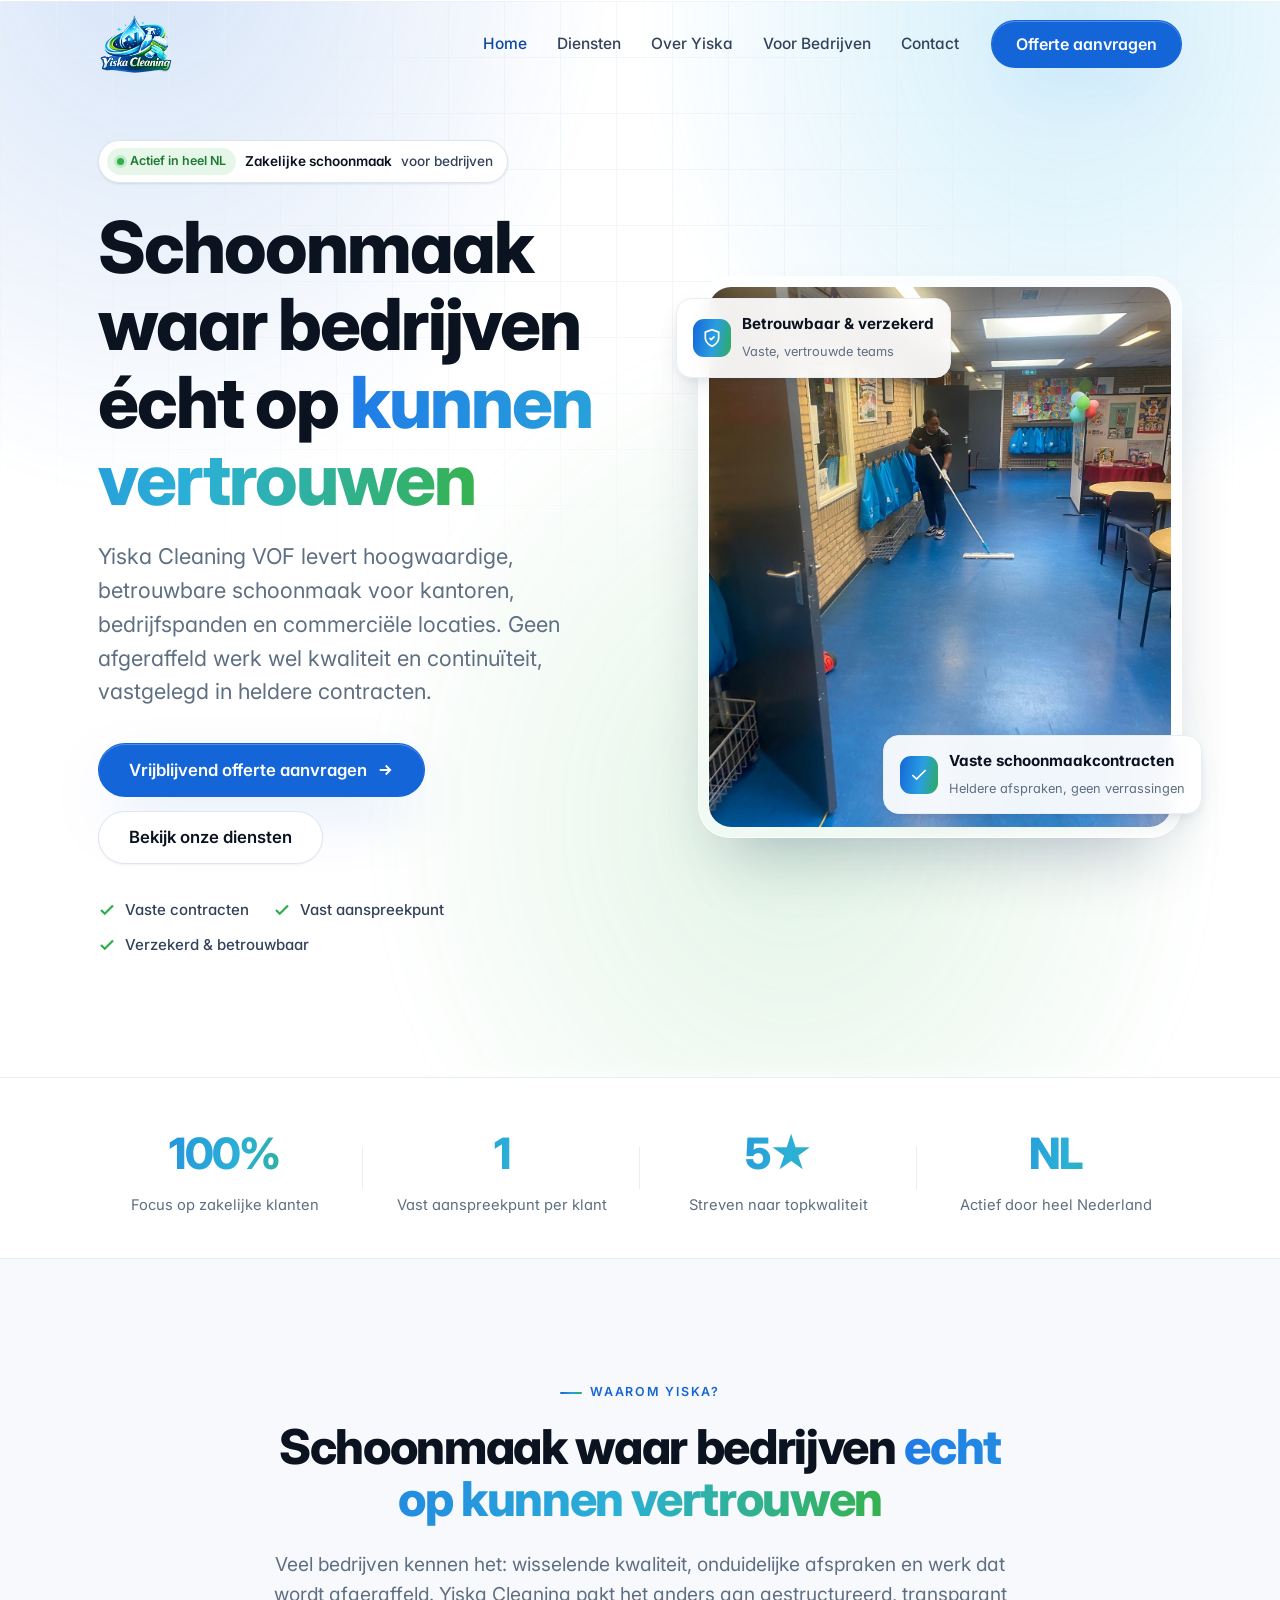
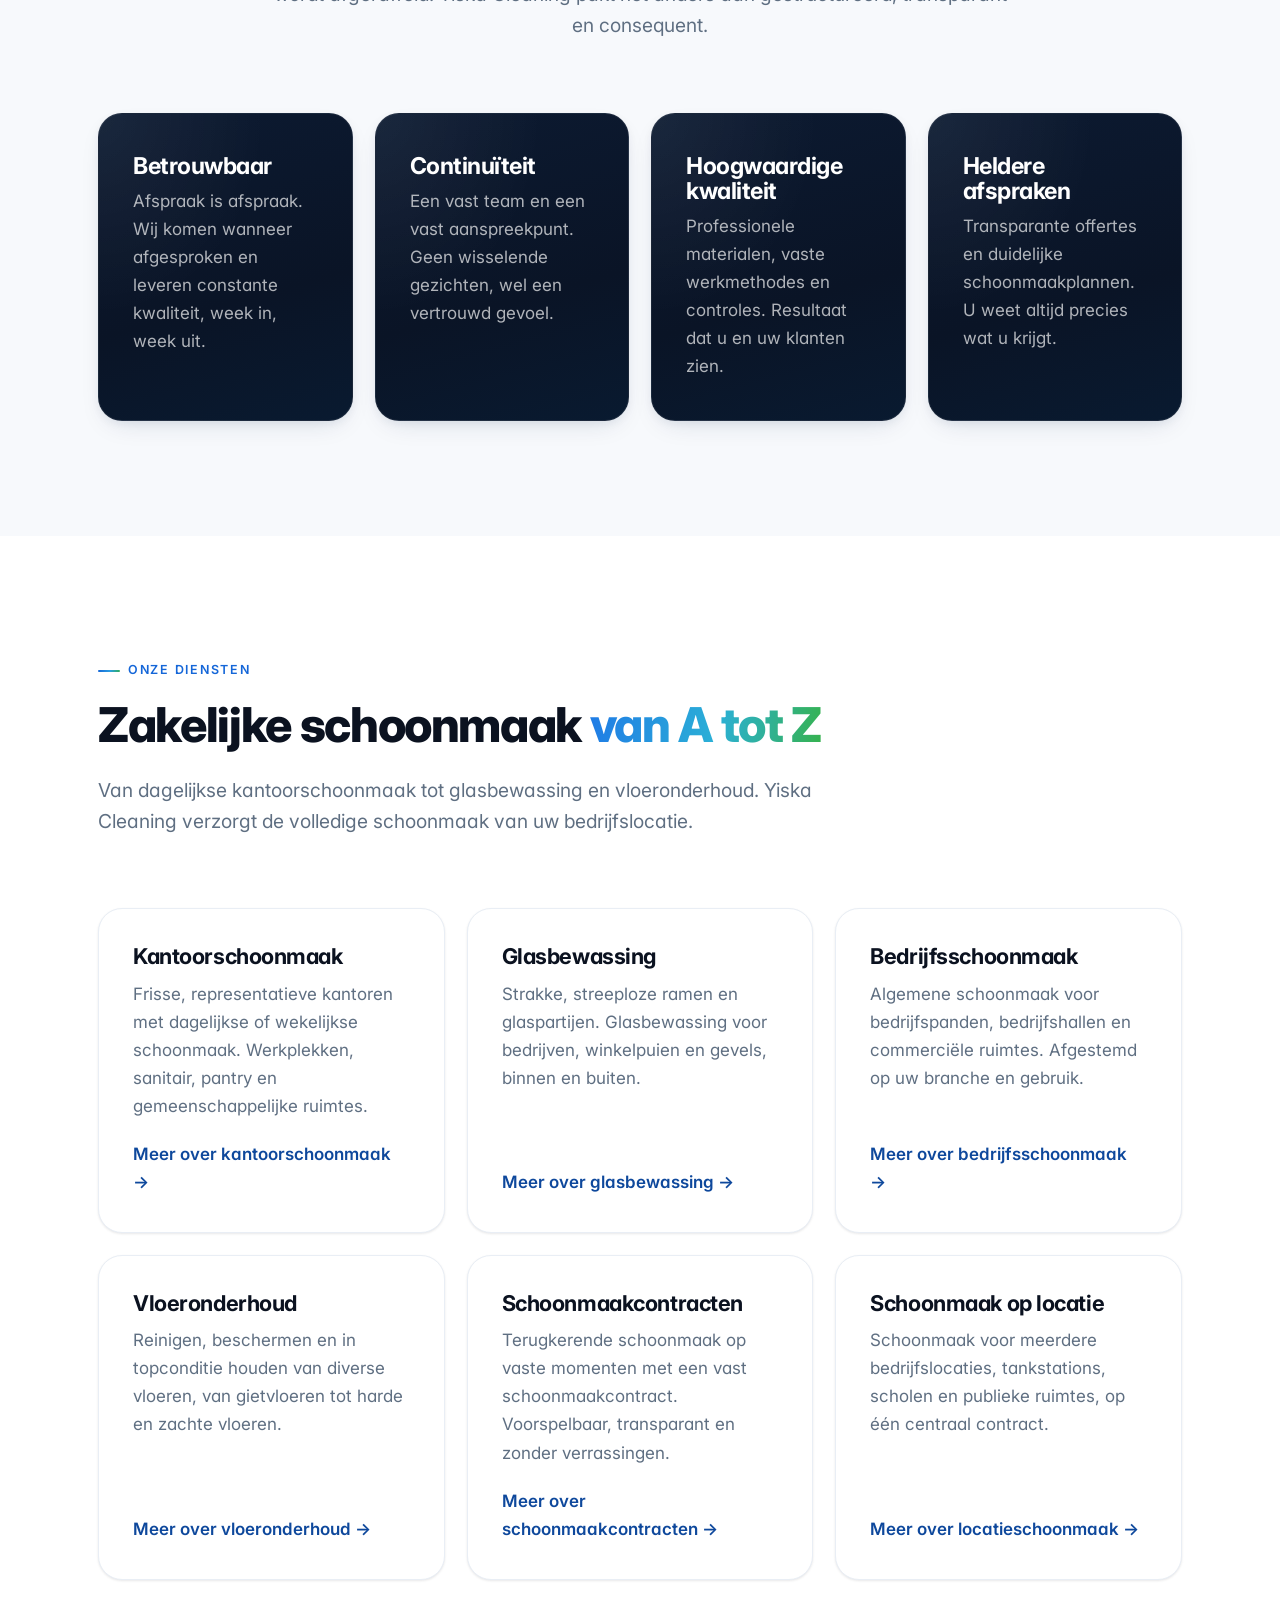
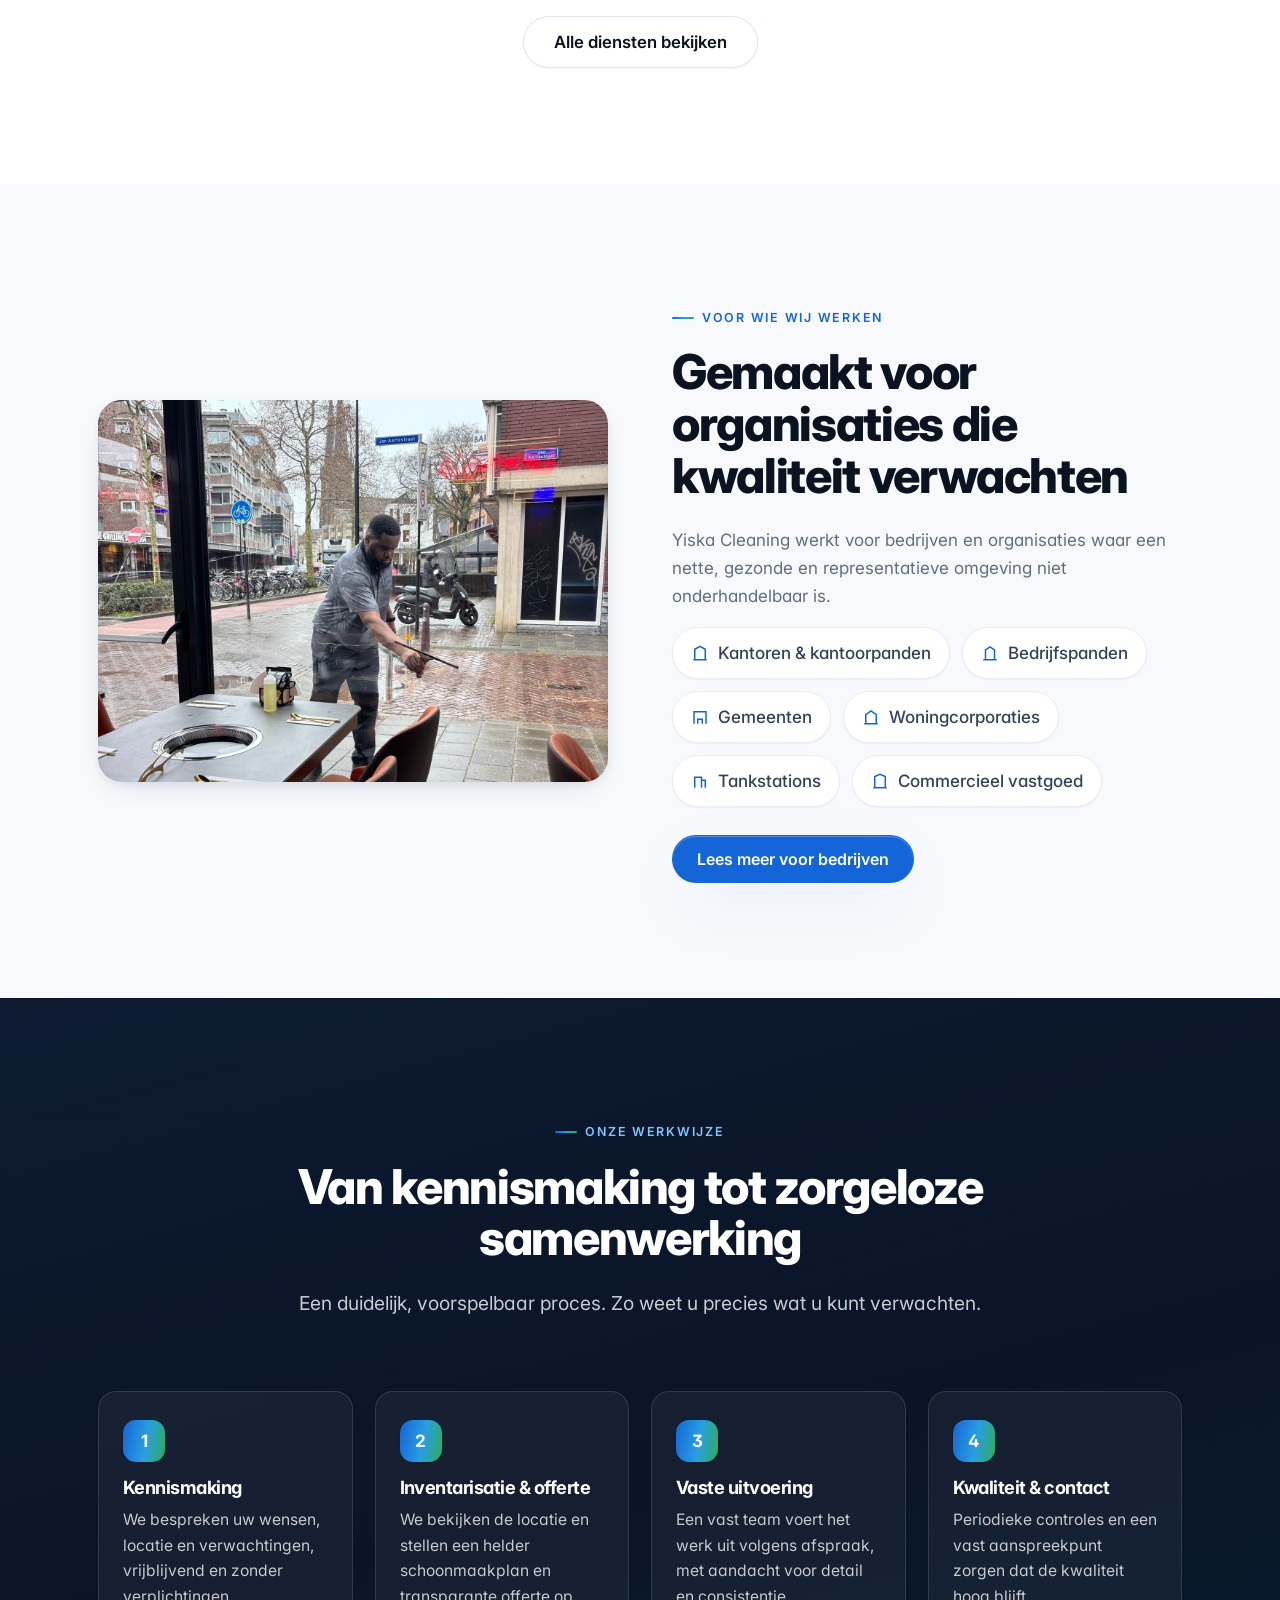
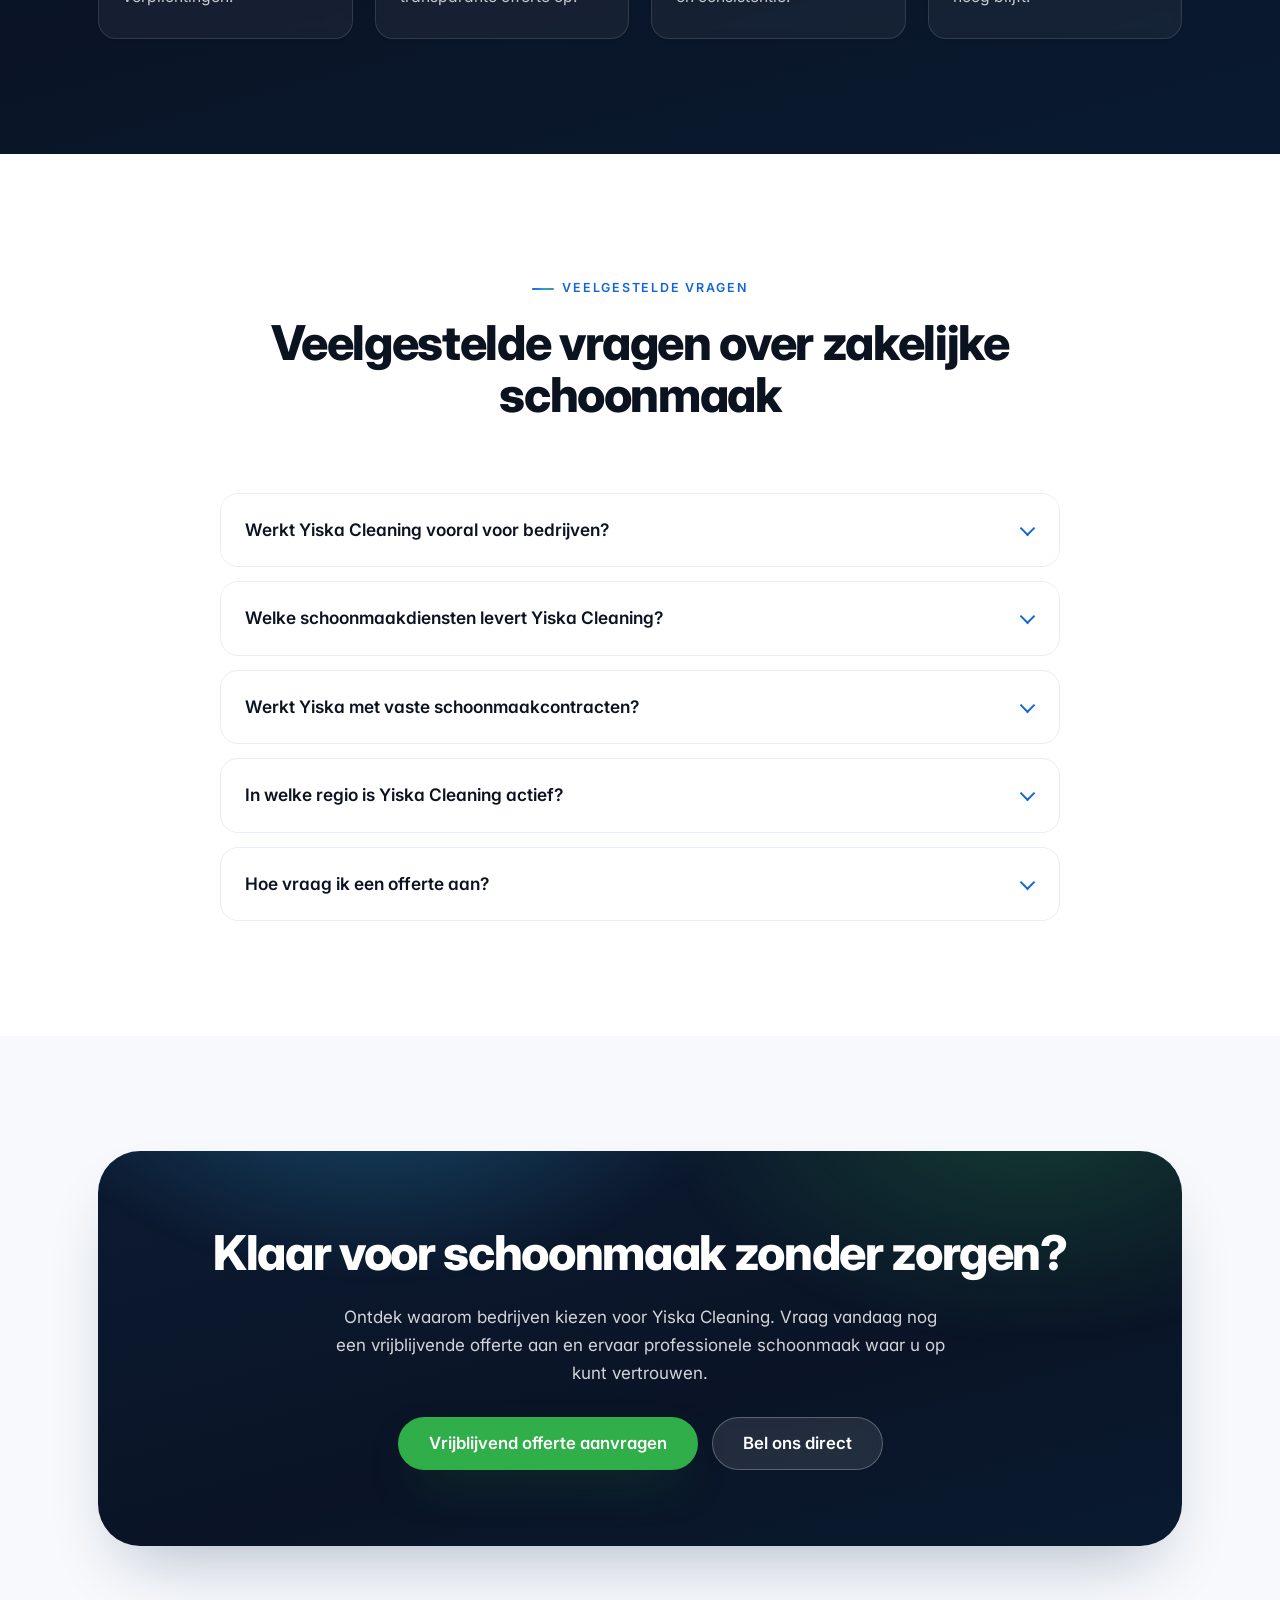
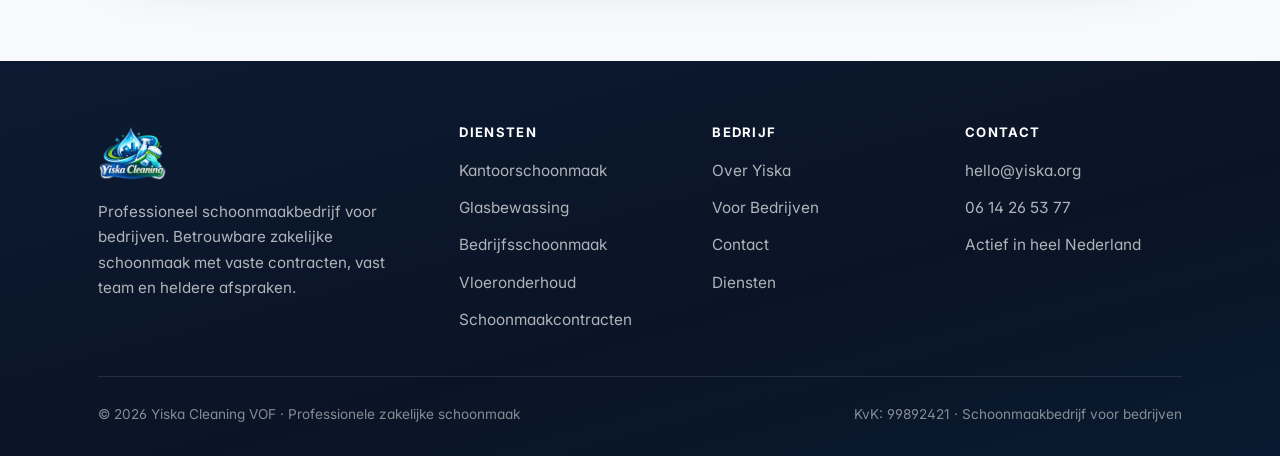
<file: index.html>
<!DOCTYPE html>
<html lang="nl">
<head>
  <meta charset="utf-8" />
  <meta name="viewport" content="width=device-width, initial-scale=1" />
  <script>document.documentElement.classList.add("js")</script>
  <title>Yiska Cleaning VOF | Professioneel schoonmaakbedrijf voor bedrijven</title>
  <meta name="description" content="Yiska Cleaning VOF is een professioneel schoonmaakbedrijf voor bedrijven. Betrouwbare kantoorschoonmaak, glasbewassing en zakelijke schoonmaak met vaste schoonmaakcontracten. Geen afgeraffeld werk, gewoon kwaliteit waar bedrijven op kunnen vertrouwen." />
  <link rel="canonical" href="https://yiska.com/" />
  <meta name="robots" content="index, follow" />
  <meta name="theme-color" content="#06223d" />

  <!-- Open Graph / social -->
  <meta property="og:type" content="website" />
  <meta property="og:locale" content="nl_NL" />
  <meta property="og:site_name" content="Yiska Cleaning VOF" />
  <meta property="og:title" content="Yiska Cleaning VOF | Professioneel schoonmaakbedrijf voor bedrijven" />
  <meta property="og:description" content="Betrouwbare zakelijke schoonmaak voor kantoren, bedrijfspanden en commerciële locaties. Kantoorschoonmaak, glasbewassing en vaste schoonmaakcontracten." />
  <meta property="og:url" content="https://yiska.com/" />
  <meta property="og:image" content="https://yiska.com/assets/images/yiska-logo.png" />
  <meta name="twitter:card" content="summary_large_image" />

  <link rel="icon" href="assets/images/favicon.ico" sizes="any" />
  <link rel="apple-touch-icon" href="assets/images/apple-touch-icon.png" />
  <link rel="preconnect" href="https://fonts.googleapis.com" />
  <link rel="preconnect" href="https://fonts.gstatic.com" crossorigin />
  <link rel="stylesheet" href="https://fonts.googleapis.com/css2?family=Inter:wght@400;500;600;700;800&display=swap" />
  <link rel="stylesheet" href="assets/css/styles.css" />

  <!-- Structured data: cleaning company (LocalBusiness) -->
  <script type="application/ld+json">
  {
    "@context": "https://schema.org",
    "@type": "CleaningService",
    "@id": "https://yiska.com/#organization",
    "name": "Yiska Cleaning VOF",
    "alternateName": "Yiska Cleaning",
    "description": "Professioneel schoonmaakbedrijf voor bedrijven. Yiska Cleaning VOF verzorgt kantoorschoonmaak, glasbewassing, bedrijfsschoonmaak en vaste schoonmaakcontracten voor kantoren, bedrijfspanden, gemeenten, woningcorporaties en tankstations.",
    "url": "https://yiska.com/",
    "logo": "https://yiska.com/assets/images/yiska-logo.png",
    "image": "https://yiska.com/assets/images/yiska-logo.png",
    "email": "hello@yiska.org",
    "telephone": "+31614265377",
    "priceRange": "€€",
    "areaServed": { "@type": "Country", "name": "Nederland" },
    "knowsLanguage": ["nl"],
    "address": {
      "@type": "PostalAddress",
      "addressCountry": "NL",
      "addressLocality": "Nederland"
    },
    "serviceType": [
      "Kantoorschoonmaak",
      "Glasbewassing",
      "Bedrijfsschoonmaak",
      "Schoonmaakcontract",
      "Zakelijke schoonmaak"
    ],
    "hasOfferCatalog": {
      "@type": "OfferCatalog",
      "name": "Zakelijke schoonmaakdiensten",
      "itemListElement": [
        { "@type": "Offer", "itemOffered": { "@type": "Service", "name": "Kantoorschoonmaak" } },
        { "@type": "Offer", "itemOffered": { "@type": "Service", "name": "Glasbewassing voor bedrijven" } },
        { "@type": "Offer", "itemOffered": { "@type": "Service", "name": "Bedrijfsschoonmaak" } },
        { "@type": "Offer", "itemOffered": { "@type": "Service", "name": "Vaste schoonmaakcontracten" } }
      ]
    }
  }
  </script>

  <!-- Structured data: FAQ -->
  <script type="application/ld+json">
  {
    "@context": "https://schema.org",
    "@type": "FAQPage",
    "mainEntity": [
      {
        "@type": "Question",
        "name": "Werkt Yiska Cleaning vooral voor bedrijven?",
        "acceptedAnswer": { "@type": "Answer", "text": "Ja. Yiska Cleaning VOF is gespecialiseerd in zakelijke schoonmaak. Wij werken voor kantoren, bedrijfspanden, gemeenten, woningcorporaties, tankstations en commerciële locaties die structurele, betrouwbare schoonmaak nodig hebben." }
      },
      {
        "@type": "Question",
        "name": "Welke schoonmaakdiensten levert Yiska Cleaning?",
        "acceptedAnswer": { "@type": "Answer", "text": "Onze kerndiensten zijn kantoorschoonmaak, glasbewassing voor bedrijven, algemene bedrijfsschoonmaak, vloeronderhoud en terugkerende schoonmaak op basis van een vast schoonmaakcontract." }
      },
      {
        "@type": "Question",
        "name": "Werkt Yiska met vaste schoonmaakcontracten?",
        "acceptedAnswer": { "@type": "Answer", "text": "Ja. Wij richten ons op langdurige samenwerkingen met vaste schoonmaakcontracten, een vast aanspreekpunt en een vast team, zodat de kwaliteit en continuïteit gewaarborgd blijven." }
      },
      {
        "@type": "Question",
        "name": "In welke regio is Yiska Cleaning actief?",
        "acceptedAnswer": { "@type": "Answer", "text": "Yiska Cleaning VOF is actief in heel Nederland en bedient bedrijven en organisaties op meerdere locaties. Neem contact op voor de beschikbaarheid in uw regio." }
      },
      {
        "@type": "Question",
        "name": "Hoe vraag ik een offerte aan bij Yiska Cleaning?",
        "acceptedAnswer": { "@type": "Answer", "text": "U vraagt vrijblijvend een offerte aan via het contactformulier, per e-mail of telefonisch. Wij plannen een gratis inventarisatie op locatie en stellen een passend schoonmaakplan en heldere offerte op." }
      }
    ]
  }
  </script>
</head>
<body>
  <a class="skip-link" href="#main">Direct naar inhoud</a>

  <!-- ===== Header ===== -->
  <header class="site-header">
    <nav class="nav container" aria-label="Hoofdnavigatie">
      <a class="nav__brand" href="index.html" aria-label="Yiska Cleaning VOF, home">
        <img src="assets/images/yiska-logo.png" alt="Yiska Cleaning VOF, schoonmaakbedrijf voor bedrijven" data-fallback="#brand-fb" decoding="async" />
        <span class="nav__brand-fallback" id="brand-fb" style="display:none">Yiska <span>Cleaning</span></span>
      </a>
      <button class="nav__toggle" aria-expanded="false" aria-controls="nav-menu" aria-label="Menu openen">
        <span></span><span></span><span></span>
      </button>
      <div class="nav__menu" id="nav-menu">
        <ul class="nav__links">
          <li><a href="index.html" aria-current="page">Home</a></li>
          <li><a href="diensten.html">Diensten</a></li>
          <li><a href="over-yiska.html">Over Yiska</a></li>
          <li><a href="voor-bedrijven.html">Voor Bedrijven</a></li>
          <li><a href="contact.html">Contact</a></li>
        </ul>
        <div class="nav__cta"><a class="btn btn--primary" href="contact.html">Offerte aanvragen</a></div>
      </div>
    </nav>
  </header>

  <main id="main">
    <!-- ===== Hero ===== -->
    <section class="hero">
      <div class="container hero__grid">
        <div class="hero__copy reveal">
          <span class="badge"><span class="badge__dot">Actief in heel NL</span> <b>Zakelijke schoonmaak</b> voor bedrijven</span>
          <h1 class="hero__title">Schoonmaak waar bedrijven écht op <span class="grad-text">kunnen vertrouwen</span></h1>
          <p class="hero__sub">Yiska Cleaning VOF levert hoogwaardige, betrouwbare schoonmaak voor kantoren, bedrijfspanden en commerciële locaties. Geen afgeraffeld werk wel kwaliteit en continuïteit, vastgelegd in heldere contracten.</p>
          <div class="hero__cta btn-row">
            <a class="btn btn--primary btn--lg" href="contact.html">Vrijblijvend offerte aanvragen <svg class="arrow" width="18" height="18" viewBox="0 0 24 24" fill="none" stroke="currentColor" stroke-width="2.4"><path d="M5 12h14M13 6l6 6-6 6"/></svg></a>
            <a class="btn btn--ghost btn--lg" href="diensten.html">Bekijk onze diensten</a>
          </div>
          <ul class="hero__trust">
            <li><svg width="18" height="18" viewBox="0 0 24 24" fill="none" stroke="currentColor" stroke-width="3"><path d="M20 6 9 17l-5-5"/></svg> Vaste contracten</li>
            <li><svg width="18" height="18" viewBox="0 0 24 24" fill="none" stroke="currentColor" stroke-width="3"><path d="M20 6 9 17l-5-5"/></svg> Vast aanspreekpunt</li>
            <li><svg width="18" height="18" viewBox="0 0 24 24" fill="none" stroke="currentColor" stroke-width="3"><path d="M20 6 9 17l-5-5"/></svg> Verzekerd &amp; betrouwbaar</li>
          </ul>
        </div>
        <div class="hero__media reveal" data-delay="1">
          <div class="hero__frame media">
            <!-- Yiska-foto: eigenaren (hero) -->
            <img src="assets/images/homepage-hero-yiska.jpg" alt="De eigenaren van Yiska Cleaning VOF, professioneel schoonmaakbedrijf voor bedrijven" data-fallback="#hero-ph" width="1200" height="900" fetchpriority="high" decoding="async" />
            <div class="ph" id="hero-ph" role="img" aria-label="Glasbewassing door Yiska Cleaning">
              <div class="ph__inner">
                <svg class="ph__drop" viewBox="0 0 24 24" fill="currentColor"><path d="M12 2s7 7.6 7 12.5A7 7 0 0 1 5 14.5C5 9.6 12 2 12 2z"/></svg>
                <span class="ph__label">Glasbewassing voor bedrijven</span>
              </div>
            </div>
          </div>
          <div class="float-chip float-chip--tl">
            <span class="ic"><svg width="20" height="20" viewBox="0 0 24 24" fill="none" stroke="currentColor" stroke-width="2"><path d="M12 22s8-4 8-10V5l-8-3-8 3v7c0 6 8 10 8 10z"/><path d="m9 12 2 2 4-4"/></svg></span>
            <div><strong>Betrouwbaar &amp; verzekerd</strong><span>Vaste, vertrouwde teams</span></div>
          </div>
          <div class="float-chip float-chip--br">
            <span class="ic"><svg width="20" height="20" viewBox="0 0 24 24" fill="none" stroke="currentColor" stroke-width="2"><path d="M20 6 9 17l-5-5"/></svg></span>
            <div><strong>Vaste schoonmaakcontracten</strong><span>Heldere afspraken, geen verrassingen</span></div>
          </div>
        </div>
      </div>
    </section>

    <!-- ===== Trust bar ===== -->
    <section class="trustbar" aria-label="Yiska in cijfers">
      <div class="container trustbar__grid">
        <div class="reveal"><div class="trustbar__num">100%</div><div class="trustbar__label">Focus op zakelijke klanten</div></div>
        <div class="reveal"><div class="trustbar__num">1</div><div class="trustbar__label">Vast aanspreekpunt per klant</div></div>
        <div class="reveal"><div class="trustbar__num">5★</div><div class="trustbar__label">Streven naar topkwaliteit</div></div>
        <div class="reveal"><div class="trustbar__num">NL</div><div class="trustbar__label">Actief door heel Nederland</div></div>
      </div>
    </section>

    <!-- ===== Waarom Yiska ===== -->
    <section class="section section--soft" aria-labelledby="waarom-h">
      <div class="container">
        <div class="section-head center reveal">
          <span class="eyebrow">Waarom Yiska?</span>
          <h2 id="waarom-h">Schoonmaak waar bedrijven <span class="grad-text">echt op kunnen vertrouwen</span></h2>
          <p class="lead">Veel bedrijven kennen het: wisselende kwaliteit, onduidelijke afspraken en werk dat wordt afgeraffeld. Yiska Cleaning pakt het anders aan gestructureerd, transparant en consequent.</p>
        </div>
        <div class="grid grid--4">
          <article class="card card--filled reveal">
            <h3>Betrouwbaar</h3>
            <p>Afspraak is afspraak. Wij komen wanneer afgesproken en leveren constante kwaliteit, week in, week uit.</p>
          </article>
          <article class="card card--filled reveal" data-delay="1">
            <h3>Continuïteit</h3>
            <p>Een vast team en een vast aanspreekpunt. Geen wisselende gezichten, wel een vertrouwd gevoel.</p>
          </article>
          <article class="card card--filled reveal" data-delay="2">
            <h3>Hoogwaardige kwaliteit</h3>
            <p>Professionele materialen, vaste werkmethodes en controles. Resultaat dat u en uw klanten zien.</p>
          </article>
          <article class="card card--filled reveal" data-delay="3">
            <h3>Heldere afspraken</h3>
            <p>Transparante offertes en duidelijke schoonmaakplannen. U weet altijd precies wat u krijgt.</p>
          </article>
        </div>
      </div>
    </section>

    <!-- ===== Diensten overzicht ===== -->
    <section class="section" aria-labelledby="diensten-h">
      <div class="container">
        <div class="section-head reveal">
          <span class="eyebrow">Onze diensten</span>
          <h2 id="diensten-h">Zakelijke schoonmaak <span class="grad-text">van A tot Z</span></h2>
          <p class="lead">Van dagelijkse kantoorschoonmaak tot glasbewassing en vloeronderhoud. Yiska Cleaning verzorgt de volledige schoonmaak van uw bedrijfslocatie.</p>
        </div>
        <div class="grid grid--3">
          <a class="card card--link reveal" href="diensten.html#kantoorschoonmaak">
            <h3>Kantoorschoonmaak</h3>
            <p>Frisse, representatieve kantoren met dagelijkse of wekelijkse schoonmaak. Werkplekken, sanitair, pantry en gemeenschappelijke ruimtes.</p>
            <span class="card__more">Meer over kantoorschoonmaak →</span>
          </a>
          <a class="card card--link reveal" data-delay="1" href="diensten.html#glasbewassing">
            <h3>Glasbewassing</h3>
            <p>Strakke, streeploze ramen en glaspartijen. Glasbewassing voor bedrijven, winkelpuien en gevels, binnen en buiten.</p>
            <span class="card__more">Meer over glasbewassing →</span>
          </a>
          <a class="card card--link reveal" data-delay="2" href="diensten.html#bedrijfsschoonmaak">
            <h3>Bedrijfsschoonmaak</h3>
            <p>Algemene schoonmaak voor bedrijfspanden, bedrijfshallen en commerciële ruimtes. Afgestemd op uw branche en gebruik.</p>
            <span class="card__more">Meer over bedrijfsschoonmaak →</span>
          </a>
          <a class="card card--link reveal" href="diensten.html#vloeronderhoud">
            <h3>Vloeronderhoud</h3>
            <p>Reinigen, beschermen en in topconditie houden van diverse vloeren, van gietvloeren tot harde en zachte vloeren.</p>
            <span class="card__more">Meer over vloeronderhoud →</span>
          </a>
          <a class="card card--link reveal" data-delay="1" href="diensten.html#schoonmaakcontract">
            <h3>Schoonmaakcontracten</h3>
            <p>Terugkerende schoonmaak op vaste momenten met een vast schoonmaakcontract. Voorspelbaar, transparant en zonder verrassingen.</p>
            <span class="card__more">Meer over schoonmaakcontracten →</span>
          </a>
          <a class="card card--link reveal" data-delay="2" href="diensten.html#locaties">
            <h3>Schoonmaak op locatie</h3>
            <p>Schoonmaak voor meerdere bedrijfslocaties, tankstations, scholen en publieke ruimtes, op één centraal contract.</p>
            <span class="card__more">Meer over locatieschoonmaak →</span>
          </a>
        </div>
        <div class="btn-row center" style="margin-top:36px"><a class="btn btn--ghost btn--lg" href="diensten.html">Alle diensten bekijken</a></div>
      </div>
    </section>

    <!-- ===== Voor wie (clients) ===== -->
    <section class="section section--soft" aria-labelledby="voorwie-h">
      <div class="container split">
        <div class="split__media media reveal">
          <!-- Yiska-foto: zakelijke schoonmaak op locatie -->
          <img src="assets/images/homepage-business-yiska.jpg" alt="Yiska Cleaning VOF aan het werk bij een commerciële locatie: glasbewassing van een horecazaak" data-fallback="#voorwie-ph" loading="lazy" decoding="async" />
          <div class="ph" id="voorwie-ph" role="img" aria-label="Vloeronderhoud door Yiska Cleaning">
            <div class="ph__inner">
              <svg class="ph__drop" viewBox="0 0 24 24" fill="currentColor"><path d="M12 2s7 7.6 7 12.5A7 7 0 0 1 5 14.5C5 9.6 12 2 12 2z"/></svg>
              <span class="ph__label">Vloeronderhoud &amp; bedrijfsschoonmaak</span>

            </div>
          </div>
        </div>
        <div class="split__copy reveal">
          <span class="eyebrow">Voor wie wij werken</span>
          <h2 id="voorwie-h">Gemaakt voor organisaties die kwaliteit verwachten</h2>
          <p class="text-muted">Yiska Cleaning werkt voor bedrijven en organisaties waar een nette, gezonde en representatieve omgeving niet onderhandelbaar is.</p>
          <div class="pills" style="margin-top:8px">
            <span class="pill"><svg width="18" height="18" viewBox="0 0 24 24" fill="none" stroke="currentColor" stroke-width="2"><path d="M3 21h18M5 21V7l7-4 7 4v14"/></svg> Kantoren &amp; kantoorpanden</span>
            <span class="pill"><svg width="18" height="18" viewBox="0 0 24 24" fill="none" stroke="currentColor" stroke-width="2"><path d="M3 21h18M6 21V8l6-4 6 4v13"/></svg> Bedrijfspanden</span>
            <span class="pill"><svg width="18" height="18" viewBox="0 0 24 24" fill="none" stroke="currentColor" stroke-width="2"><path d="M4 21V5h16v16M9 21v-6h6v6"/></svg> Gemeenten</span>
            <span class="pill"><svg width="18" height="18" viewBox="0 0 24 24" fill="none" stroke="currentColor" stroke-width="2"><path d="M3 21h18M5 21V9l7-5 7 5v12"/></svg> Woningcorporaties</span>
            <span class="pill"><svg width="18" height="18" viewBox="0 0 24 24" fill="none" stroke="currentColor" stroke-width="2"><path d="M5 21V7h9v14M14 11h5v10"/></svg> Tankstations</span>
            <span class="pill"><svg width="18" height="18" viewBox="0 0 24 24" fill="none" stroke="currentColor" stroke-width="2"><path d="M3 21h18M5 21V6l7-3 7 3v15"/></svg> Commercieel vastgoed</span>
          </div>
          <div class="btn-row" style="margin-top:28px"><a class="btn btn--primary" href="voor-bedrijven.html">Lees meer voor bedrijven</a></div>
        </div>
      </div>
    </section>

    <!-- ===== Proces ===== -->
    <section class="section section--navy" aria-labelledby="proces-h">
      <div class="container">
        <div class="section-head center reveal">
          <span class="eyebrow">Onze werkwijze</span>
          <h2 id="proces-h">Van kennismaking tot zorgeloze samenwerking</h2>
          <p class="lead">Een duidelijk, voorspelbaar proces. Zo weet u precies wat u kunt verwachten.</p>
        </div>
        <div class="steps steps--row">
          <div class="step reveal"><div class="step__num">1</div><h3>Kennismaking</h3><p>We bespreken uw wensen, locatie en verwachtingen, vrijblijvend en zonder verplichtingen.</p></div>
          <div class="step reveal"><div class="step__num">2</div><h3>Inventarisatie &amp; offerte</h3><p>We bekijken de locatie en stellen een helder schoonmaakplan en transparante offerte op.</p></div>
          <div class="step reveal"><div class="step__num">3</div><h3>Vaste uitvoering</h3><p>Een vast team voert het werk uit volgens afspraak, met aandacht voor detail en consistentie.</p></div>
          <div class="step reveal"><div class="step__num">4</div><h3>Kwaliteit &amp; contact</h3><p>Periodieke controles en een vast aanspreekpunt zorgen dat de kwaliteit hoog blijft.</p></div>
        </div>
      </div>
    </section>

    <!-- ===== FAQ ===== -->
    <section class="section" aria-labelledby="faq-h">
      <div class="container">
        <div class="section-head center reveal">
          <span class="eyebrow">Veelgestelde vragen</span>
          <h2 id="faq-h">Veelgestelde vragen over zakelijke schoonmaak</h2>
        </div>
        <div class="faq reveal" style="margin-inline:auto">
          <details>
            <summary>Werkt Yiska Cleaning vooral voor bedrijven?</summary>
            <p>Ja. Yiska Cleaning VOF is gespecialiseerd in zakelijke schoonmaak. Wij werken voor kantoren, bedrijfspanden, gemeenten, woningcorporaties, tankstations en commerciële locaties die structurele, betrouwbare schoonmaak nodig hebben.</p>
          </details>
          <details>
            <summary>Welke schoonmaakdiensten levert Yiska Cleaning?</summary>
            <p>Onze kerndiensten zijn kantoorschoonmaak, glasbewassing voor bedrijven, algemene bedrijfsschoonmaak, vloeronderhoud en terugkerende schoonmaak op basis van een vast schoonmaakcontract.</p>
          </details>
          <details>
            <summary>Werkt Yiska met vaste schoonmaakcontracten?</summary>
            <p>Ja. Wij richten ons op langdurige samenwerkingen met vaste schoonmaakcontracten, een vast aanspreekpunt en een vast team, zodat kwaliteit en continuïteit gewaarborgd blijven.</p>
          </details>
          <details>
            <summary>In welke regio is Yiska Cleaning actief?</summary>
            <p>Yiska Cleaning VOF is actief in heel Nederland en bedient bedrijven en organisaties op meerdere locaties. Neem contact op voor de beschikbaarheid in uw regio.</p>
          </details>
          <details>
            <summary>Hoe vraag ik een offerte aan?</summary>
            <p>U vraagt vrijblijvend een offerte aan via het contactformulier, per e-mail of telefonisch. Wij plannen een gratis inventarisatie op locatie en stellen een passend schoonmaakplan met heldere offerte op.</p>
          </details>
        </div>
      </div>
    </section>

    <!-- ===== CTA ===== -->
    <section class="section section--soft">
      <div class="container">
        <div class="cta-band reveal">
          <h2>Klaar voor schoonmaak zonder zorgen?</h2>
          <p>Ontdek waarom bedrijven kiezen voor Yiska Cleaning. Vraag vandaag nog een vrijblijvende offerte aan en ervaar professionele schoonmaak waar u op kunt vertrouwen.</p>
          <div class="btn-row">
            <a class="btn btn--accent btn--lg" href="contact.html">Vrijblijvend offerte aanvragen</a>
            <a class="btn btn--light btn--lg" href="tel:+31614265377">Bel ons direct</a>
          </div>
        </div>
      </div>
    </section>
  </main>

  <!-- ===== Footer ===== -->
  <footer class="site-footer">
    <div class="container">
      <div class="footer__grid">
        <div class="footer__brand">
          <img src="assets/images/yiska-logo.png" alt="Yiska Cleaning VOF logo" data-fallback="#footer-fb" loading="lazy" decoding="async" />
          <div class="footer__brand-fallback" id="footer-fb" style="display:none">Yiska <span>Cleaning</span></div>
          <p>Professioneel schoonmaakbedrijf voor bedrijven. Betrouwbare zakelijke schoonmaak met vaste contracten, vast team en heldere afspraken.</p>
        </div>
        <div class="footer">
          <h4>Diensten</h4>
          <ul>
            <li><a href="diensten.html#kantoorschoonmaak">Kantoorschoonmaak</a></li>
            <li><a href="diensten.html#glasbewassing">Glasbewassing</a></li>
            <li><a href="diensten.html#bedrijfsschoonmaak">Bedrijfsschoonmaak</a></li>
            <li><a href="diensten.html#vloeronderhoud">Vloeronderhoud</a></li>
            <li><a href="diensten.html#schoonmaakcontract">Schoonmaakcontracten</a></li>
          </ul>
        </div>
        <div class="footer">
          <h4>Bedrijf</h4>
          <ul>
            <li><a href="over-yiska.html">Over Yiska</a></li>
            <li><a href="voor-bedrijven.html">Voor Bedrijven</a></li>
            <li><a href="contact.html">Contact</a></li>
            <li><a href="diensten.html">Diensten</a></li>
          </ul>
        </div>
        <div class="footer">
          <h4>Contact</h4>
          <ul>
            <li><a href="mailto:hello@yiska.org">hello@yiska.org</a></li>
            <li><a href="tel:+31614265377">06 14 26 53 77</a></li>
            <li>Actief in heel Nederland</li>
          </ul>
        </div>
      </div>
      <div class="footer__bottom">
        <span>© <span id="year">2026</span> Yiska Cleaning VOF · Professionele zakelijke schoonmaak</span>
        <span>KvK: 99892421 · Schoonmaakbedrijf voor bedrijven</span>
      </div>
    </div>
  </footer>

  <script src="assets/js/main.js" defer></script>
</body>
</html>
</file>
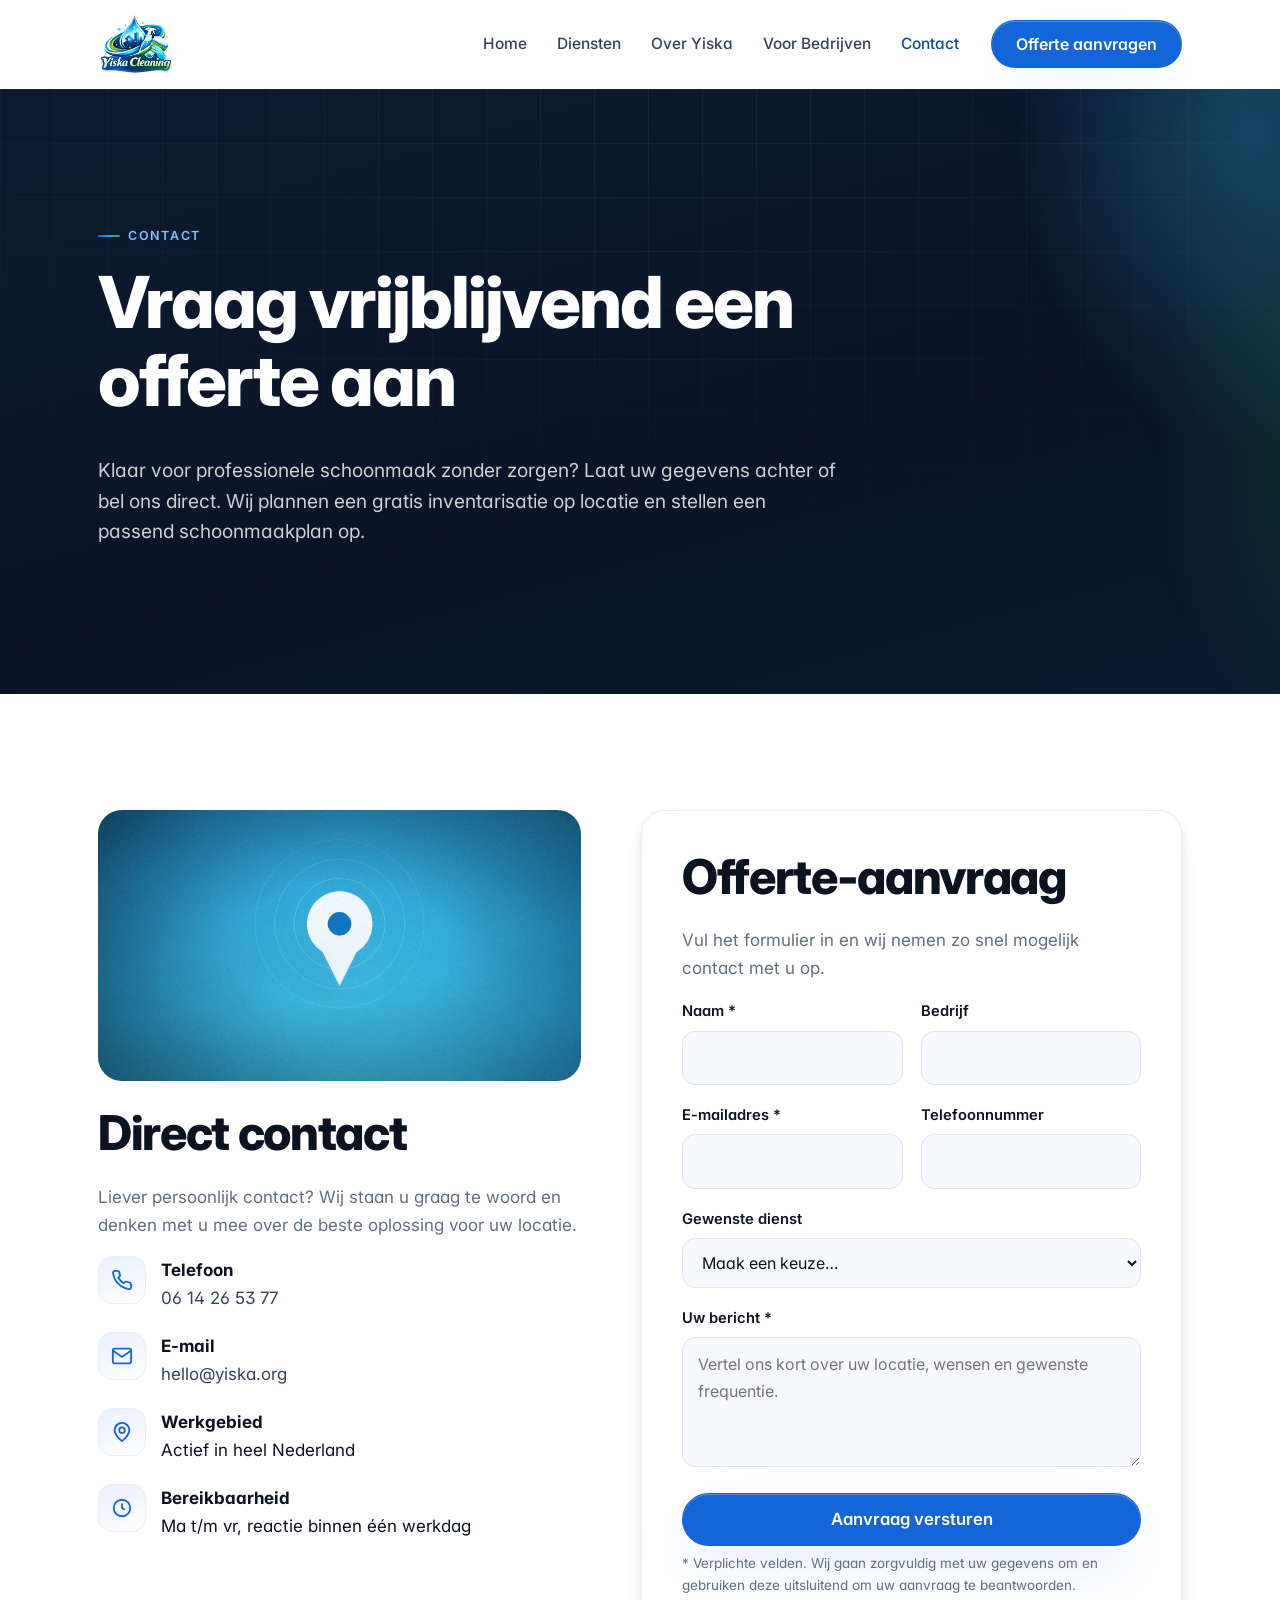
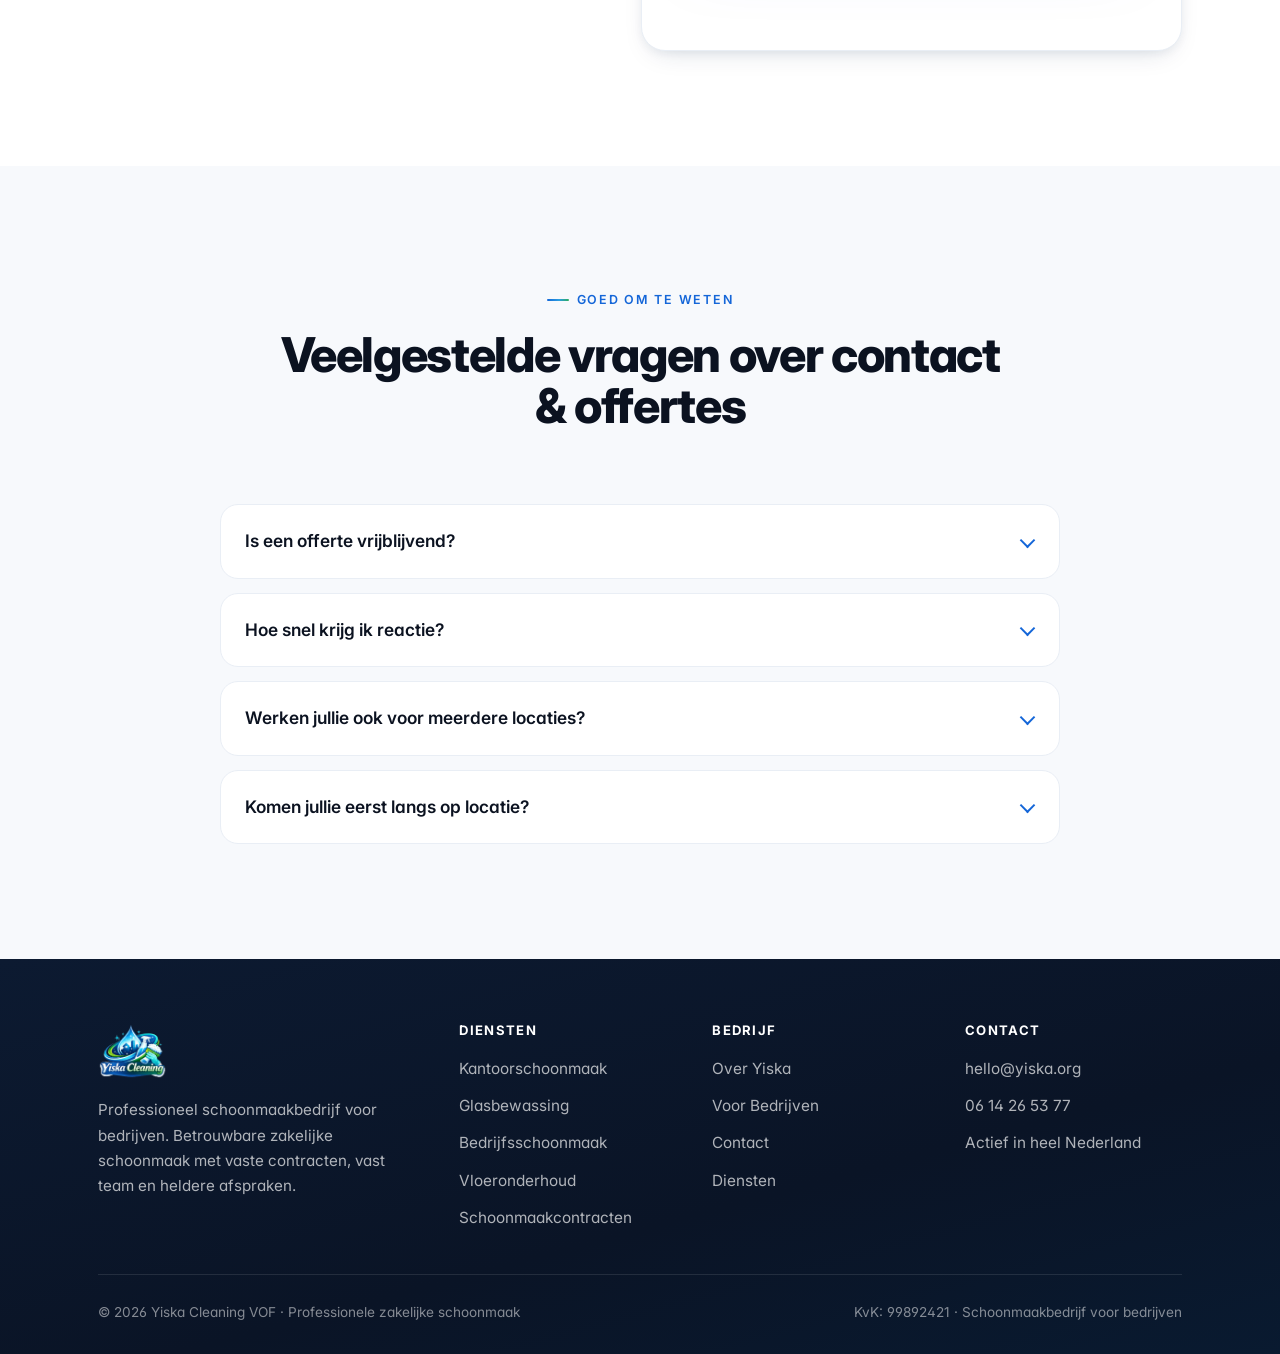
<file: contact.html>
<!DOCTYPE html>
<html lang="nl">
<head>
  <meta charset="utf-8" />
  <meta name="viewport" content="width=device-width, initial-scale=1" />
  <script>document.documentElement.classList.add("js")</script>
  <title>Contact &amp; offerte aanvragen | Yiska Cleaning VOF</title>
  <meta name="description" content="Neem contact op met Yiska Cleaning VOF voor een vrijblijvende offerte voor zakelijke schoonmaak. Bel, mail of vul het contactformulier in, wij plannen een gratis inventarisatie op locatie." />
  <link rel="canonical" href="https://yiska.com/contact.html" />
  <meta name="robots" content="index, follow" />
  <meta name="theme-color" content="#06223d" />
  <meta property="og:type" content="website" />
  <meta property="og:locale" content="nl_NL" />
  <meta property="og:site_name" content="Yiska Cleaning VOF" />
  <meta property="og:title" content="Contact &amp; offerte aanvragen | Yiska Cleaning VOF" />
  <meta property="og:description" content="Vraag vrijblijvend een offerte aan voor professionele zakelijke schoonmaak. Bel, mail of vul het contactformulier in." />
  <meta property="og:url" content="https://yiska.com/contact.html" />
  <meta property="og:image" content="https://yiska.com/assets/images/yiska-logo.png" />
  <meta name="twitter:card" content="summary_large_image" />
  <link rel="icon" href="assets/images/favicon.ico" sizes="any" />
  <link rel="apple-touch-icon" href="assets/images/apple-touch-icon.png" />
  <link rel="preconnect" href="https://fonts.googleapis.com" />
  <link rel="preconnect" href="https://fonts.gstatic.com" crossorigin />
  <link rel="stylesheet" href="https://fonts.googleapis.com/css2?family=Inter:wght@400;500;600;700;800&display=swap" />
  <link rel="stylesheet" href="assets/css/styles.css" />

  <script type="application/ld+json">
  {
    "@context": "https://schema.org",
    "@type": "BreadcrumbList",
    "itemListElement": [
      { "@type": "ListItem", "position": 1, "name": "Home", "item": "https://yiska.com/" },
      { "@type": "ListItem", "position": 2, "name": "Contact", "item": "https://yiska.com/contact.html" }
    ]
  }
  </script>
  <script type="application/ld+json">
  {
    "@context": "https://schema.org",
    "@type": "ContactPage",
    "name": "Contact · Yiska Cleaning VOF",
    "description": "Neem contact op met Yiska Cleaning VOF voor een vrijblijvende offerte voor zakelijke schoonmaak.",
    "mainEntity": {
      "@type": "CleaningService",
      "name": "Yiska Cleaning VOF",
      "url": "https://yiska.com/",
      "email": "hello@yiska.org",
      "telephone": "+31614265377",
      "areaServed": { "@type": "Country", "name": "Nederland" },
      "contactPoint": {
        "@type": "ContactPoint",
        "contactType": "sales",
        "email": "hello@yiska.org",
        "telephone": "+31614265377",
        "availableLanguage": ["nl"]
      }
    }
  }
  </script>
</head>
<body>
  <a class="skip-link" href="#main">Direct naar inhoud</a>
  <header class="site-header">
    <nav class="nav container" aria-label="Hoofdnavigatie">
      <a class="nav__brand" href="index.html" aria-label="Yiska Cleaning VOF, home">
        <img src="assets/images/yiska-logo.png" alt="Yiska Cleaning VOF, schoonmaakbedrijf voor bedrijven" data-fallback="#brand-fb" decoding="async" />
        <span class="nav__brand-fallback" id="brand-fb" style="display:none">Yiska <span>Cleaning</span></span>
      </a>
      <button class="nav__toggle" aria-expanded="false" aria-controls="nav-menu" aria-label="Menu openen"><span></span><span></span><span></span></button>
      <div class="nav__menu" id="nav-menu">
        <ul class="nav__links">
          <li><a href="index.html">Home</a></li>
          <li><a href="diensten.html">Diensten</a></li>
          <li><a href="over-yiska.html">Over Yiska</a></li>
          <li><a href="voor-bedrijven.html">Voor Bedrijven</a></li>
          <li><a href="contact.html" aria-current="page">Contact</a></li>
        </ul>
        <div class="nav__cta"><a class="btn btn--primary" href="#offerte">Offerte aanvragen</a></div>
      </div>
    </nav>
  </header>

  <main id="main">
    <section class="page-hero">
      <div class="container">
        <span class="eyebrow">Contact</span>
        <h1>Vraag vrijblijvend een offerte aan</h1>
        <p class="lead">Klaar voor professionele schoonmaak zonder zorgen? Laat uw gegevens achter of bel ons direct. Wij plannen een gratis inventarisatie op locatie en stellen een passend schoonmaakplan op.</p>
      </div>
    </section>


    <section class="section" id="offerte">
      <div class="container contact-grid">
        <div class="reveal">
          <!-- TEMPORARY IMAGE - REPLACE WITH FINAL YISKA PHOTO -->
          <div class="media" style="margin-bottom:26px">
            <img src="assets/images/contact-placeholder.jpg" alt="Neem contact op met Yiska Cleaning voor professionele zakelijke schoonmaak" style="width:100%;border-radius:var(--r-lg);box-shadow:var(--shadow-md);aspect-ratio:16/9;object-fit:cover" data-fallback="#contact-ph" />
            <div class="ph" id="contact-ph" role="img" aria-label="Contact met Yiska Cleaning"><div class="ph__inner"><svg class="ph__drop" viewBox="0 0 24 24" fill="currentColor"><path d="M12 2s7 7.6 7 12.5A7 7 0 0 1 5 14.5C5 9.6 12 2 12 2z"/></svg><span class="ph__label">Contact</span></div></div>
          </div>
          <h2>Direct contact</h2>
          <p class="text-muted">Liever persoonlijk contact? Wij staan u graag te woord en denken met u mee over de beste oplossing voor uw locatie.</p>
          <ul class="contact-list">
            <li>
              <span class="ic"><svg width="22" height="22" viewBox="0 0 24 24" fill="none" stroke="currentColor" stroke-width="2"><path d="M22 16.9v3a2 2 0 0 1-2.2 2 19.8 19.8 0 0 1-8.6-3 19.5 19.5 0 0 1-6-6 19.8 19.8 0 0 1-3-8.6A2 2 0 0 1 4.1 2h3a2 2 0 0 1 2 1.7c.1.9.3 1.8.6 2.6a2 2 0 0 1-.5 2.1L8 9.5a16 16 0 0 0 6 6l1.1-1.1a2 2 0 0 1 2.1-.5c.8.3 1.7.5 2.6.6a2 2 0 0 1 1.7 2z"/></svg></span>
              <div><strong>Telefoon</strong><a href="tel:+31614265377">06 14 26 53 77</a></div>
            </li>
            <li>
              <span class="ic"><svg width="22" height="22" viewBox="0 0 24 24" fill="none" stroke="currentColor" stroke-width="2"><rect x="2" y="4" width="20" height="16" rx="2"/><path d="m2 6 10 7 10-7"/></svg></span>
              <div><strong>E-mail</strong><a href="mailto:hello@yiska.org">hello@yiska.org</a></div>
            </li>
            <li>
              <span class="ic"><svg width="22" height="22" viewBox="0 0 24 24" fill="none" stroke="currentColor" stroke-width="2"><path d="M12 2a8 8 0 0 0-8 8c0 5 8 12 8 12s8-7 8-12a8 8 0 0 0-8-8z"/><circle cx="12" cy="10" r="3"/></svg></span>
              <div><strong>Werkgebied</strong><span>Actief in heel Nederland</span></div>
            </li>
            <li>
              <span class="ic"><svg width="22" height="22" viewBox="0 0 24 24" fill="none" stroke="currentColor" stroke-width="2"><circle cx="12" cy="12" r="9"/><path d="M12 7v5l3 2"/></svg></span>
              <div><strong>Bereikbaarheid</strong><span>Ma t/m vr, reactie binnen één werkdag</span></div>
            </li>
          </ul>
        </div>

        <div class="form-card reveal">
          <h2 class="mt-0">Offerte-aanvraag</h2>
          <p class="text-muted">Vul het formulier in en wij nemen zo snel mogelijk contact met u op.</p>
          <div class="form-status" id="form-status" role="status" aria-live="polite"></div>
          <form id="contact-form" data-mailto="hello@yiska.org" novalidate>
            <div class="field-row">
              <div class="field">
                <label for="naam">Naam *</label>
                <input type="text" id="naam" name="naam" autocomplete="name" required />
              </div>
              <div class="field">
                <label for="bedrijf">Bedrijf</label>
                <input type="text" id="bedrijf" name="bedrijf" autocomplete="organization" />
              </div>
            </div>
            <div class="field-row">
              <div class="field">
                <label for="email">E-mailadres *</label>
                <input type="email" id="email" name="email" autocomplete="email" required />
              </div>
              <div class="field">
                <label for="telefoon">Telefoonnummer</label>
                <input type="tel" id="telefoon" name="telefoon" autocomplete="tel" />
              </div>
            </div>
            <div class="field">
              <label for="dienst">Gewenste dienst</label>
              <select id="dienst" name="dienst">
                <option value="">Maak een keuze…</option>
                <option>Kantoorschoonmaak</option>
                <option>Glasbewassing</option>
                <option>Bedrijfsschoonmaak</option>
                <option>Vloeronderhoud</option>
                <option>Schoonmaakcontract</option>
                <option>Anders / weet ik nog niet</option>
              </select>
            </div>
            <div class="field">
              <label for="bericht">Uw bericht *</label>
              <textarea id="bericht" name="bericht" placeholder="Vertel ons kort over uw locatie, wensen en gewenste frequentie." required></textarea>
            </div>
            <button type="submit" class="btn btn--primary btn--lg btn--block">Aanvraag versturen</button>
            <p class="form-note">* Verplichte velden. Wij gaan zorgvuldig met uw gegevens om en gebruiken deze uitsluitend om uw aanvraag te beantwoorden.</p>
          </form>
        </div>
      </div>
    </section>

    <!-- Korte FAQ ter ondersteuning -->
    <section class="section section--soft" aria-labelledby="cfaq-h">
      <div class="container">
        <div class="section-head center reveal">
          <span class="eyebrow">Goed om te weten</span>
          <h2 id="cfaq-h">Veelgestelde vragen over contact &amp; offertes</h2>
        </div>
        <div class="faq reveal" style="margin-inline:auto">
          <details><summary>Is een offerte vrijblijvend?</summary><p>Ja. Een offerteaanvraag en de inventarisatie op locatie zijn volledig vrijblijvend en zonder kosten.</p></details>
          <details><summary>Hoe snel krijg ik reactie?</summary><p>Wij streven ernaar om binnen één werkdag te reageren op uw aanvraag.</p></details>
          <details><summary>Werken jullie ook voor meerdere locaties?</summary><p>Zeker. Wij verzorgen schoonmaak voor één locatie tot meerdere bedrijfspanden op één centraal schoonmaakcontract.</p></details>
          <details><summary>Komen jullie eerst langs op locatie?</summary><p>Ja. Een inventarisatie op locatie zorgt voor een passend schoonmaakplan en een eerlijke, transparante prijs.</p></details>
        </div>
      </div>
    </section>
  </main>

  <footer class="site-footer">
    <div class="container">
      <div class="footer__grid">
        <div class="footer__brand">
          <img src="assets/images/yiska-logo.png" alt="Yiska Cleaning VOF logo" data-fallback="#footer-fb" loading="lazy" decoding="async" />
          <div class="footer__brand-fallback" id="footer-fb" style="display:none">Yiska <span>Cleaning</span></div>
          <p>Professioneel schoonmaakbedrijf voor bedrijven. Betrouwbare zakelijke schoonmaak met vaste contracten, vast team en heldere afspraken.</p>
        </div>
        <div class="footer"><h4>Diensten</h4><ul>
          <li><a href="diensten.html#kantoorschoonmaak">Kantoorschoonmaak</a></li>
          <li><a href="diensten.html#glasbewassing">Glasbewassing</a></li>
          <li><a href="diensten.html#bedrijfsschoonmaak">Bedrijfsschoonmaak</a></li>
          <li><a href="diensten.html#vloeronderhoud">Vloeronderhoud</a></li>
          <li><a href="diensten.html#schoonmaakcontract">Schoonmaakcontracten</a></li>
        </ul></div>
        <div class="footer"><h4>Bedrijf</h4><ul>
          <li><a href="over-yiska.html">Over Yiska</a></li>
          <li><a href="voor-bedrijven.html">Voor Bedrijven</a></li>
          <li><a href="contact.html">Contact</a></li>
          <li><a href="diensten.html">Diensten</a></li>
        </ul></div>
        <div class="footer"><h4>Contact</h4><ul>
          <li><a href="mailto:hello@yiska.org">hello@yiska.org</a></li>
          <li><a href="tel:+31614265377">06 14 26 53 77</a></li>
          <li>Actief in heel Nederland</li>
        </ul></div>
      </div>
      <div class="footer__bottom">
        <span>© <span id="year">2026</span> Yiska Cleaning VOF · Professionele zakelijke schoonmaak</span>
        <span>KvK: 99892421 · Schoonmaakbedrijf voor bedrijven</span>
      </div>
    </div>
  </footer>
  <script src="assets/js/main.js" defer></script>
</body>
</html>
</file>
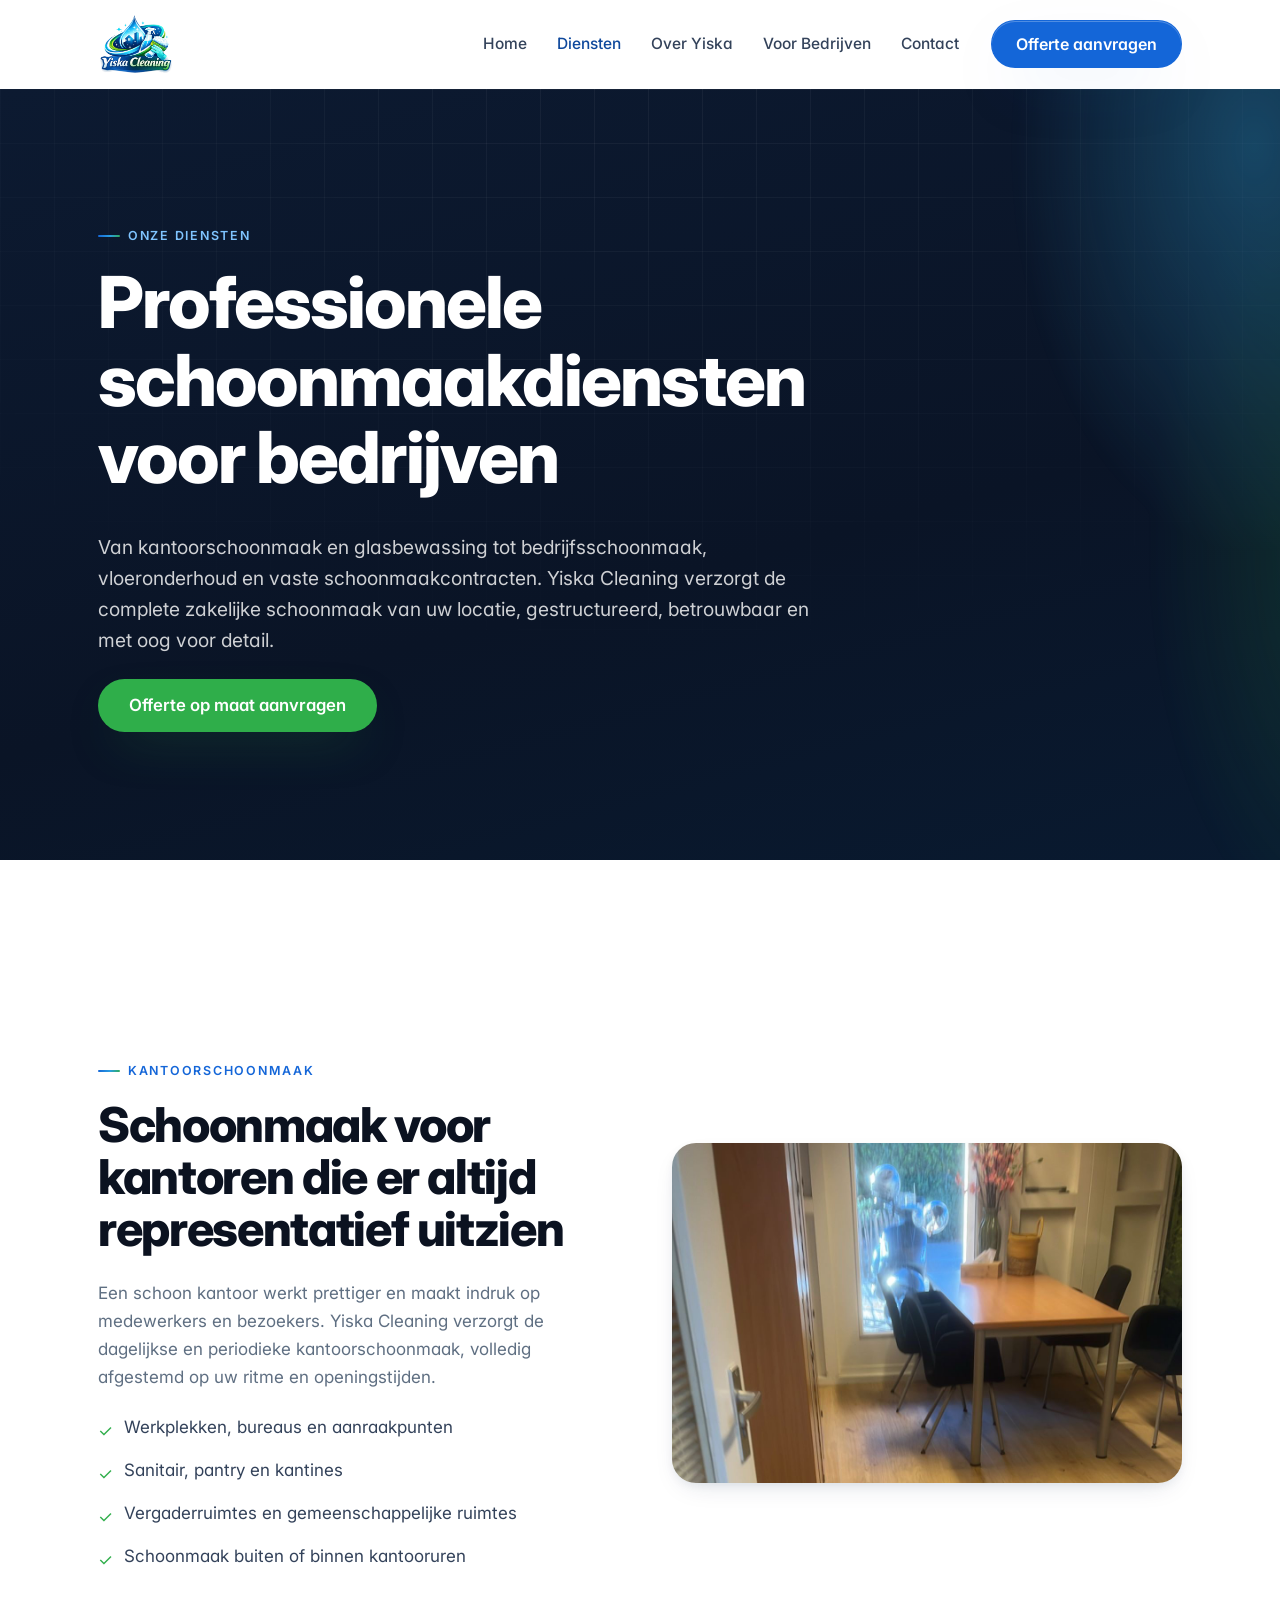
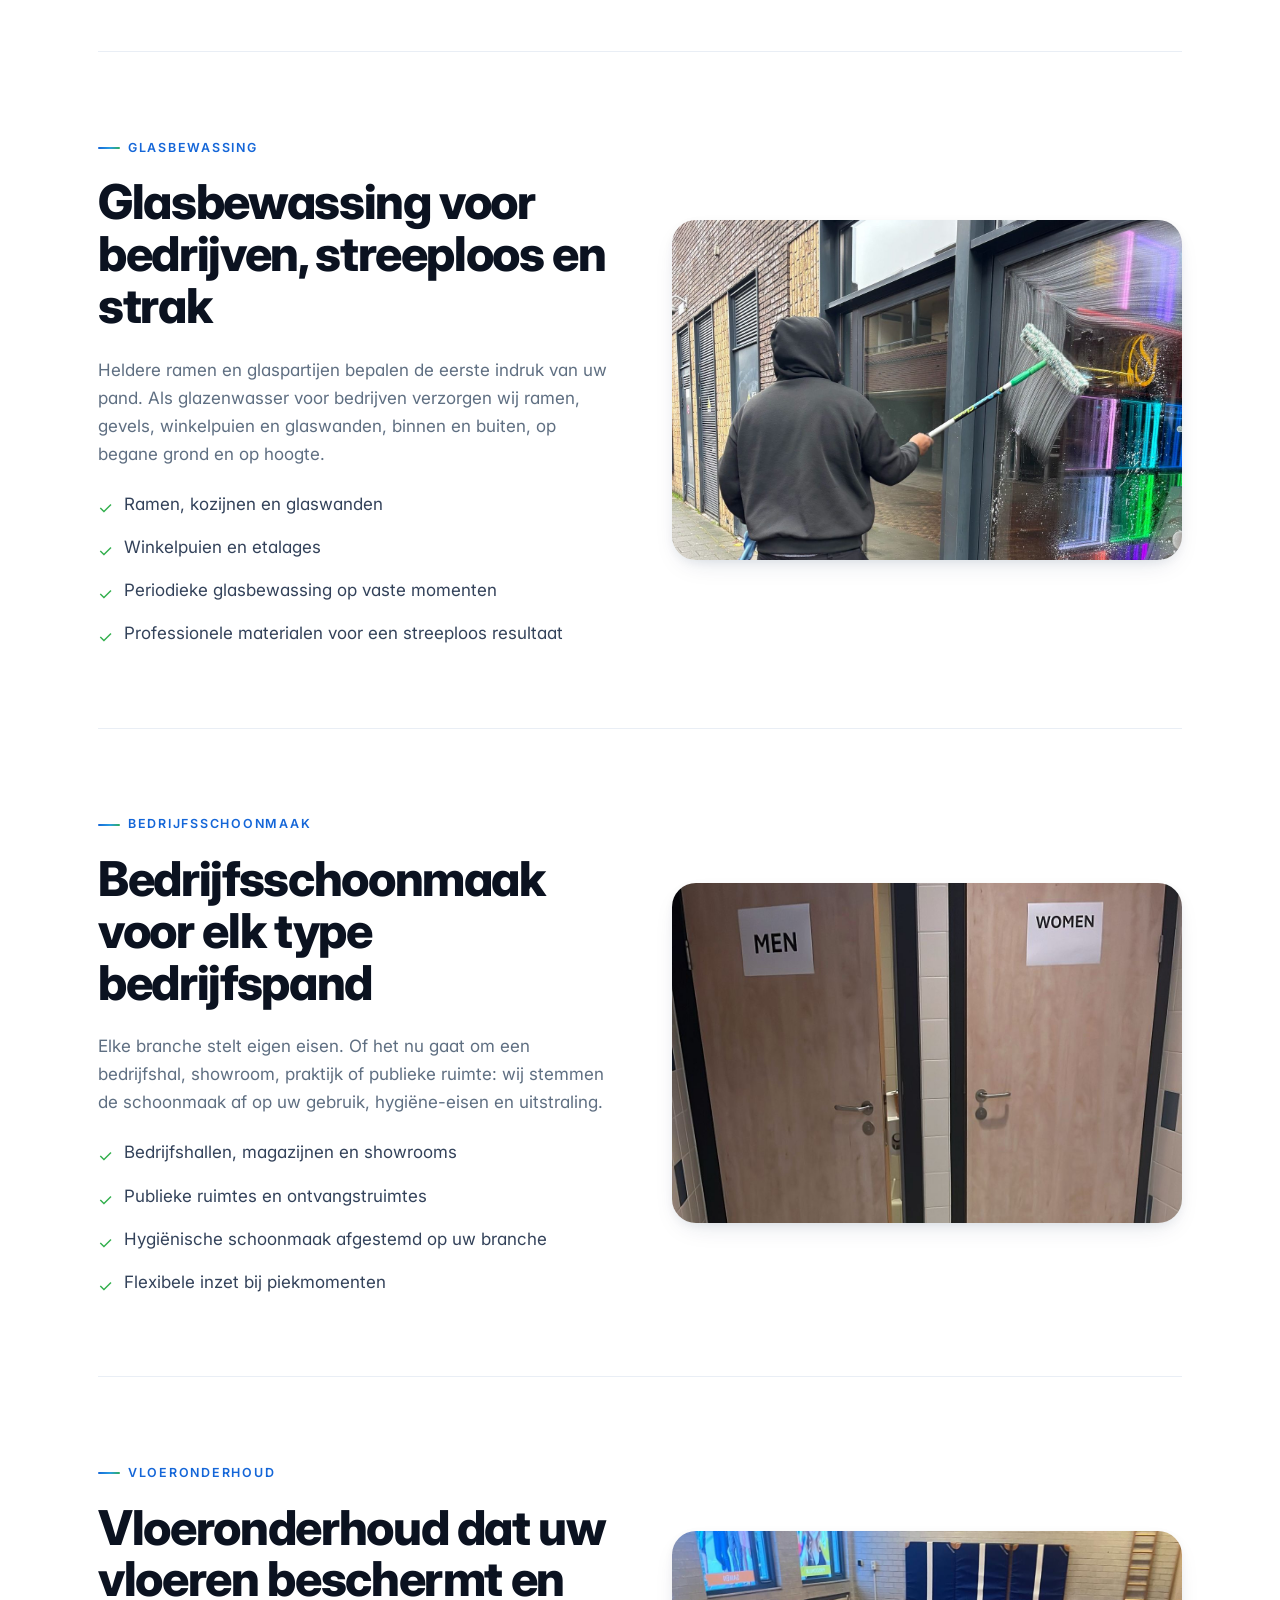
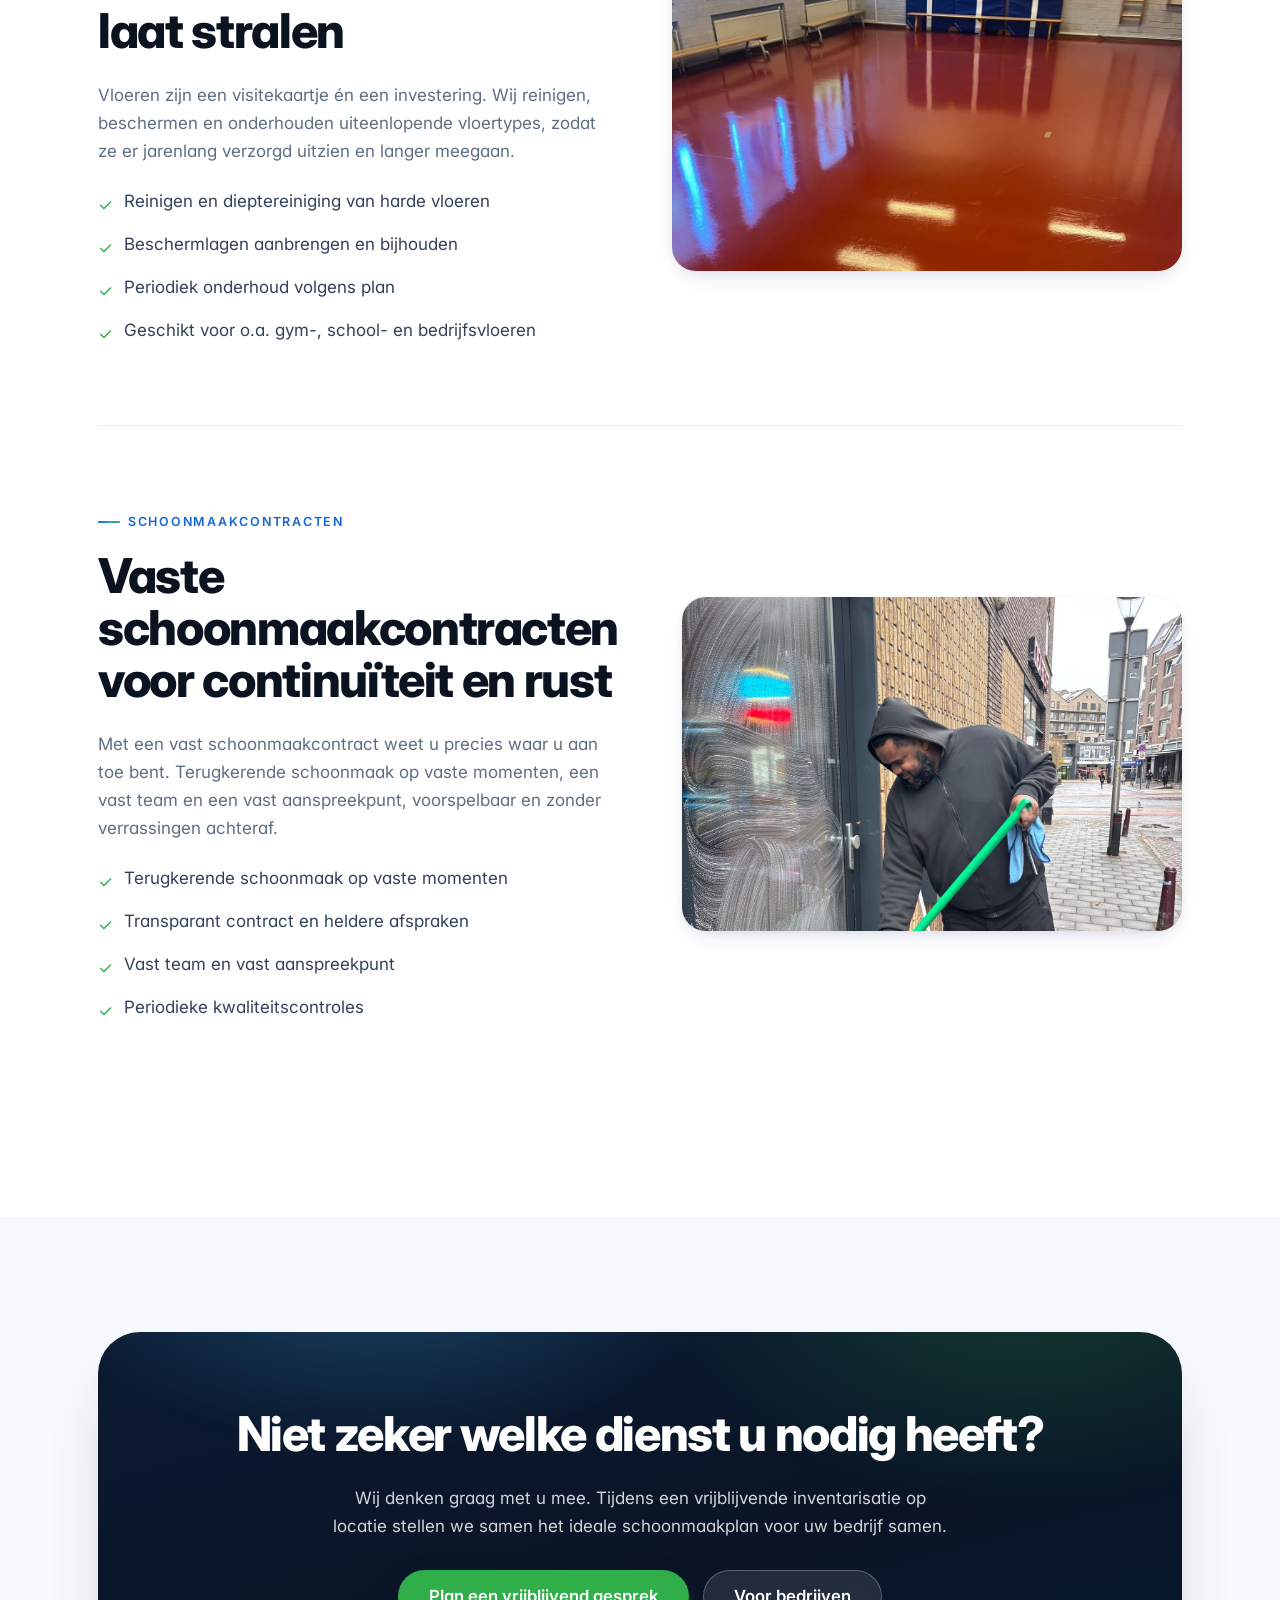
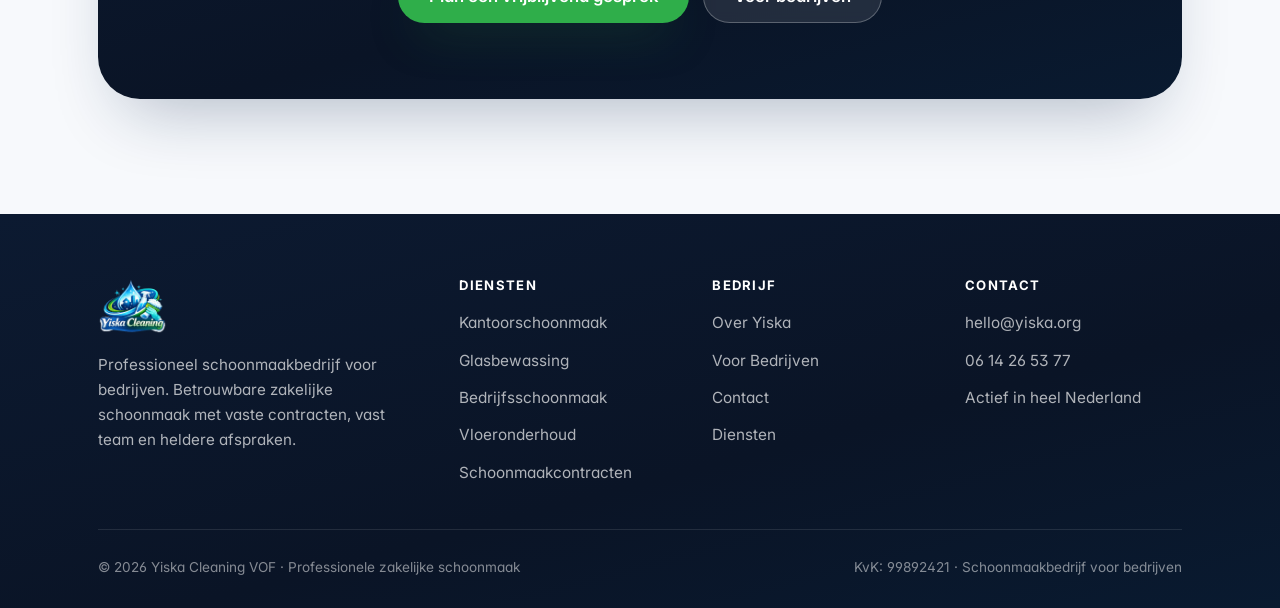
<file: diensten.html>
<!DOCTYPE html>
<html lang="nl">
<head>
  <meta charset="utf-8" />
  <meta name="viewport" content="width=device-width, initial-scale=1" />
  <script>document.documentElement.classList.add("js")</script>
  <title>Diensten | Kantoorschoonmaak, glasbewassing &amp; zakelijke schoonmaak · Yiska Cleaning</title>
  <meta name="description" content="De zakelijke schoonmaakdiensten van Yiska Cleaning VOF: kantoorschoonmaak, glasbewassing voor bedrijven, bedrijfsschoonmaak, vloeronderhoud en vaste schoonmaakcontracten voor kantoren en bedrijfspanden." />
  <link rel="canonical" href="https://yiska.com/diensten.html" />
  <meta name="robots" content="index, follow" />
  <meta name="theme-color" content="#06223d" />
  <meta property="og:type" content="website" />
  <meta property="og:locale" content="nl_NL" />
  <meta property="og:site_name" content="Yiska Cleaning VOF" />
  <meta property="og:title" content="Diensten · professionele zakelijke schoonmaak | Yiska Cleaning" />
  <meta property="og:description" content="Kantoorschoonmaak, glasbewassing, bedrijfsschoonmaak, vloeronderhoud en vaste schoonmaakcontracten voor bedrijven." />
  <meta property="og:url" content="https://yiska.com/diensten.html" />
  <meta property="og:image" content="https://yiska.com/assets/images/yiska-logo.png" />
  <meta name="twitter:card" content="summary_large_image" />
  <link rel="icon" href="assets/images/favicon.ico" sizes="any" />
  <link rel="apple-touch-icon" href="assets/images/apple-touch-icon.png" />
  <link rel="preconnect" href="https://fonts.googleapis.com" />
  <link rel="preconnect" href="https://fonts.gstatic.com" crossorigin />
  <link rel="stylesheet" href="https://fonts.googleapis.com/css2?family=Inter:wght@400;500;600;700;800&display=swap" />
  <link rel="stylesheet" href="assets/css/styles.css" />

  <script type="application/ld+json">
  {
    "@context": "https://schema.org",
    "@type": "BreadcrumbList",
    "itemListElement": [
      { "@type": "ListItem", "position": 1, "name": "Home", "item": "https://yiska.com/" },
      { "@type": "ListItem", "position": 2, "name": "Diensten", "item": "https://yiska.com/diensten.html" }
    ]
  }
  </script>
  <script type="application/ld+json">
  {
    "@context": "https://schema.org",
    "@type": "ItemList",
    "name": "Zakelijke schoonmaakdiensten van Yiska Cleaning VOF",
    "itemListElement": [
      { "@type": "Service", "position": 1, "name": "Kantoorschoonmaak", "serviceType": "Kantoorschoonmaak", "areaServed": "Nederland", "provider": { "@type": "CleaningService", "name": "Yiska Cleaning VOF" }, "description": "Dagelijkse en periodieke kantoorschoonmaak voor representatieve, gezonde werkplekken." },
      { "@type": "Service", "position": 2, "name": "Glasbewassing voor bedrijven", "serviceType": "Glasbewassing", "areaServed": "Nederland", "provider": { "@type": "CleaningService", "name": "Yiska Cleaning VOF" }, "description": "Streeploze glasbewassing van ramen, gevels en winkelpuien voor bedrijven." },
      { "@type": "Service", "position": 3, "name": "Bedrijfsschoonmaak", "serviceType": "Bedrijfsschoonmaak", "areaServed": "Nederland", "provider": { "@type": "CleaningService", "name": "Yiska Cleaning VOF" }, "description": "Algemene schoonmaak voor bedrijfspanden, bedrijfshallen en commerciële ruimtes." },
      { "@type": "Service", "position": 4, "name": "Vloeronderhoud", "serviceType": "Vloeronderhoud", "areaServed": "Nederland", "provider": { "@type": "CleaningService", "name": "Yiska Cleaning VOF" }, "description": "Reinigen, beschermen en onderhouden van diverse vloeren in bedrijfspanden." },
      { "@type": "Service", "position": 5, "name": "Schoonmaakcontract", "serviceType": "Schoonmaakcontract", "areaServed": "Nederland", "provider": { "@type": "CleaningService", "name": "Yiska Cleaning VOF" }, "description": "Terugkerende schoonmaak op vaste momenten met een transparant schoonmaakcontract." }
    ]
  }
  </script>
</head>
<body>
  <a class="skip-link" href="#main">Direct naar inhoud</a>
  <header class="site-header">
    <nav class="nav container" aria-label="Hoofdnavigatie">
      <a class="nav__brand" href="index.html" aria-label="Yiska Cleaning VOF, home">
        <img src="assets/images/yiska-logo.png" alt="Yiska Cleaning VOF, schoonmaakbedrijf voor bedrijven" data-fallback="#brand-fb" decoding="async" />
        <span class="nav__brand-fallback" id="brand-fb" style="display:none">Yiska <span>Cleaning</span></span>
      </a>
      <button class="nav__toggle" aria-expanded="false" aria-controls="nav-menu" aria-label="Menu openen"><span></span><span></span><span></span></button>
      <div class="nav__menu" id="nav-menu">
        <ul class="nav__links">
          <li><a href="index.html">Home</a></li>
          <li><a href="diensten.html" aria-current="page">Diensten</a></li>
          <li><a href="over-yiska.html">Over Yiska</a></li>
          <li><a href="voor-bedrijven.html">Voor Bedrijven</a></li>
          <li><a href="contact.html">Contact</a></li>
        </ul>
        <div class="nav__cta"><a class="btn btn--primary" href="contact.html">Offerte aanvragen</a></div>
      </div>
    </nav>
  </header>

  <main id="main">
    <section class="page-hero">
      <div class="container">
        <span class="eyebrow">Onze diensten</span>
        <h1>Professionele schoonmaakdiensten voor bedrijven</h1>
        <p class="lead">Van kantoorschoonmaak en glasbewassing tot bedrijfsschoonmaak, vloeronderhoud en vaste schoonmaakcontracten. Yiska Cleaning verzorgt de complete zakelijke schoonmaak van uw locatie, gestructureerd, betrouwbaar en met oog voor detail.</p>
        <div class="btn-row" style="margin-top:24px"><a class="btn btn--accent btn--lg" href="contact.html">Offerte op maat aanvragen</a></div>
      </div>
    </section>


    <section class="section">
      <div class="container">

        <!-- Kantoorschoonmaak -->
        <article class="service-block reveal" id="kantoorschoonmaak">
          <div class="service-block__copy">
            <span class="eyebrow">Kantoorschoonmaak</span>
            <h2>Schoonmaak voor kantoren die er altijd representatief uitzien</h2>
            <p class="text-muted">Een schoon kantoor werkt prettiger en maakt indruk op medewerkers en bezoekers. Yiska Cleaning verzorgt de dagelijkse en periodieke kantoorschoonmaak, volledig afgestemd op uw ritme en openingstijden.</p>
            <ul>
              <li><span class="tick">✓</span> Werkplekken, bureaus en aanraakpunten</li>
              <li><span class="tick">✓</span> Sanitair, pantry en kantines</li>
              <li><span class="tick">✓</span> Vergaderruimtes en gemeenschappelijke ruimtes</li>
              <li><span class="tick">✓</span> Schoonmaak buiten of binnen kantooruren</li>
            </ul>
          </div>
          <div class="service-block__media media">
            <!-- Yiska-foto: kantoorschoonmaak -->
            <img src="assets/images/office-cleaning-yiska.jpg" alt="Kantoorschoonmaak van een representatieve vergaderruimte door Yiska Cleaning VOF" data-fallback="#ph1" loading="lazy" decoding="async" />
            <div class="ph" id="ph1" role="img" aria-label="Kantoorschoonmaak"><div class="ph__inner"><svg class="ph__drop" viewBox="0 0 24 24" fill="currentColor"><path d="M12 2s7 7.6 7 12.5A7 7 0 0 1 5 14.5C5 9.6 12 2 12 2z"/></svg><span class="ph__label">Kantoorschoonmaak</span></div></div>
          </div>
        </article>

        <!-- Glasbewassing -->
        <article class="service-block reveal" id="glasbewassing">
          <div class="service-block__copy">
            <span class="eyebrow">Glasbewassing</span>
            <h2>Glasbewassing voor bedrijven, streeploos en strak</h2>
            <p class="text-muted">Heldere ramen en glaspartijen bepalen de eerste indruk van uw pand. Als glazenwasser voor bedrijven verzorgen wij ramen, gevels, winkelpuien en glaswanden, binnen en buiten, op begane grond en op hoogte.</p>
            <ul>
              <li><span class="tick">✓</span> Ramen, kozijnen en glaswanden</li>
              <li><span class="tick">✓</span> Winkelpuien en etalages</li>
              <li><span class="tick">✓</span> Periodieke glasbewassing op vaste momenten</li>
              <li><span class="tick">✓</span> Professionele materialen voor een streeploos resultaat</li>
            </ul>
          </div>
          <div class="service-block__media media">
            <!-- Yiska-foto: glasbewassing -->
            <img src="assets/images/glass-cleaning-yiska.jpg" alt="Glazenwasser van Yiska Cleaning VOF wast een winkelpui streeploos schoon" data-fallback="#ph2" loading="lazy" decoding="async" />
            <div class="ph" id="ph2" role="img" aria-label="Glasbewassing"><div class="ph__inner"><svg class="ph__drop" viewBox="0 0 24 24" fill="currentColor"><path d="M12 2s7 7.6 7 12.5A7 7 0 0 1 5 14.5C5 9.6 12 2 12 2z"/></svg><span class="ph__label">Glasbewassing voor bedrijven</span></div></div>
          </div>
        </article>

        <!-- Bedrijfsschoonmaak -->
        <article class="service-block reveal" id="bedrijfsschoonmaak">
          <div class="service-block__copy">
            <span class="eyebrow">Bedrijfsschoonmaak</span>
            <h2>Bedrijfsschoonmaak voor elk type bedrijfspand</h2>
            <p class="text-muted">Elke branche stelt eigen eisen. Of het nu gaat om een bedrijfshal, showroom, praktijk of publieke ruimte: wij stemmen de schoonmaak af op uw gebruik, hygiëne-eisen en uitstraling.</p>
            <ul>
              <li><span class="tick">✓</span> Bedrijfshallen, magazijnen en showrooms</li>
              <li><span class="tick">✓</span> Publieke ruimtes en ontvangstruimtes</li>
              <li><span class="tick">✓</span> Hygiënische schoonmaak afgestemd op uw branche</li>
              <li><span class="tick">✓</span> Flexibele inzet bij piekmomenten</li>
            </ul>
          </div>
          <div class="service-block__media media">
            <!-- Yiska-foto: bedrijfsschoonmaak -->
            <img src="assets/images/commercial-cleaning-yiska.jpg" alt="Bedrijfsschoonmaak van sanitair en tegelvloer door Yiska Cleaning VOF" data-fallback="#ph3" loading="lazy" decoding="async" />
            <div class="ph" id="ph3" role="img" aria-label="Bedrijfsschoonmaak"><div class="ph__inner"><svg class="ph__drop" viewBox="0 0 24 24" fill="currentColor"><path d="M12 2s7 7.6 7 12.5A7 7 0 0 1 5 14.5C5 9.6 12 2 12 2z"/></svg><span class="ph__label">Bedrijfsschoonmaak</span></div></div>
          </div>
        </article>

        <!-- Vloeronderhoud -->
        <article class="service-block reveal" id="vloeronderhoud">
          <div class="service-block__copy">
            <span class="eyebrow">Vloeronderhoud</span>
            <h2>Vloeronderhoud dat uw vloeren beschermt en laat stralen</h2>
            <p class="text-muted">Vloeren zijn een visitekaartje én een investering. Wij reinigen, beschermen en onderhouden uiteenlopende vloertypes, zodat ze er jarenlang verzorgd uitzien en langer meegaan.</p>
            <ul>
              <li><span class="tick">✓</span> Reinigen en dieptereiniging van harde vloeren</li>
              <li><span class="tick">✓</span> Beschermlagen aanbrengen en bijhouden</li>
              <li><span class="tick">✓</span> Periodiek onderhoud volgens plan</li>
              <li><span class="tick">✓</span> Geschikt voor o.a. gym-, school- en bedrijfsvloeren</li>
            </ul>
          </div>
          <div class="service-block__media media">
            <!-- Yiska-foto: vloeronderhoud / commerciële locaties -->
            <img src="assets/images/facility-cleaning-yiska.jpg" alt="Hoogglans onderhouden vloer in een sportzaal door Yiska Cleaning VOF" data-fallback="#ph4" loading="lazy" decoding="async" />
            <div class="ph" id="ph4" role="img" aria-label="Vloeronderhoud"><div class="ph__inner"><svg class="ph__drop" viewBox="0 0 24 24" fill="currentColor"><path d="M12 2s7 7.6 7 12.5A7 7 0 0 1 5 14.5C5 9.6 12 2 12 2z"/></svg><span class="ph__label">Vloeronderhoud</span></div></div>
          </div>
        </article>

        <!-- Schoonmaakcontract -->
        <article class="service-block reveal" id="schoonmaakcontract">
          <div class="service-block__copy">
            <span class="eyebrow">Schoonmaakcontracten</span>
            <h2>Vaste schoonmaakcontracten voor continuïteit en rust</h2>
            <p class="text-muted">Met een vast schoonmaakcontract weet u precies waar u aan toe bent. Terugkerende schoonmaak op vaste momenten, een vast team en een vast aanspreekpunt, voorspelbaar en zonder verrassingen achteraf.</p>
            <ul>
              <li><span class="tick">✓</span> Terugkerende schoonmaak op vaste momenten</li>
              <li><span class="tick">✓</span> Transparant contract en heldere afspraken</li>
              <li><span class="tick">✓</span> Vast team en vast aanspreekpunt</li>
              <li><span class="tick">✓</span> Periodieke kwaliteitscontroles</li>
            </ul>
          </div>
          <div class="service-block__media media" id="locaties">
            <!-- Yiska-foto: team aan het werk / service sfeerbeeld -->
            <img src="assets/images/team-at-work-yiska.jpg" alt="Yiska Cleaning VOF aan het werk: glasbewassing van een bedrijfspand" data-fallback="#ph5" loading="lazy" decoding="async" />
            <div class="ph" id="ph5" role="img" aria-label="Schoonmaakcontract"><div class="ph__inner"><svg class="ph__drop" viewBox="0 0 24 24" fill="currentColor"><path d="M12 2s7 7.6 7 12.5A7 7 0 0 1 5 14.5C5 9.6 12 2 12 2z"/></svg><span class="ph__label">Schoonmaakcontracten &amp; locaties</span></div></div>
          </div>
        </article>

      </div>
    </section>

    <section class="section section--soft">
      <div class="container">
        <div class="cta-band reveal">
          <h2>Niet zeker welke dienst u nodig heeft?</h2>
          <p>Wij denken graag met u mee. Tijdens een vrijblijvende inventarisatie op locatie stellen we samen het ideale schoonmaakplan voor uw bedrijf samen.</p>
          <div class="btn-row">
            <a class="btn btn--accent btn--lg" href="contact.html">Plan een vrijblijvend gesprek</a>
            <a class="btn btn--light btn--lg" href="voor-bedrijven.html">Voor bedrijven</a>
          </div>
        </div>
      </div>
    </section>
  </main>

  <footer class="site-footer">
    <div class="container">
      <div class="footer__grid">
        <div class="footer__brand">
          <img src="assets/images/yiska-logo.png" alt="Yiska Cleaning VOF logo" data-fallback="#footer-fb" loading="lazy" decoding="async" />
          <div class="footer__brand-fallback" id="footer-fb" style="display:none">Yiska <span>Cleaning</span></div>
          <p>Professioneel schoonmaakbedrijf voor bedrijven. Betrouwbare zakelijke schoonmaak met vaste contracten, vast team en heldere afspraken.</p>
        </div>
        <div class="footer"><h4>Diensten</h4><ul>
          <li><a href="diensten.html#kantoorschoonmaak">Kantoorschoonmaak</a></li>
          <li><a href="diensten.html#glasbewassing">Glasbewassing</a></li>
          <li><a href="diensten.html#bedrijfsschoonmaak">Bedrijfsschoonmaak</a></li>
          <li><a href="diensten.html#vloeronderhoud">Vloeronderhoud</a></li>
          <li><a href="diensten.html#schoonmaakcontract">Schoonmaakcontracten</a></li>
        </ul></div>
        <div class="footer"><h4>Bedrijf</h4><ul>
          <li><a href="over-yiska.html">Over Yiska</a></li>
          <li><a href="voor-bedrijven.html">Voor Bedrijven</a></li>
          <li><a href="contact.html">Contact</a></li>
          <li><a href="diensten.html">Diensten</a></li>
        </ul></div>
        <div class="footer"><h4>Contact</h4><ul>
          <li><a href="mailto:hello@yiska.org">hello@yiska.org</a></li>
          <li><a href="tel:+31614265377">06 14 26 53 77</a></li>
          <li>Actief in heel Nederland</li>
        </ul></div>
      </div>
      <div class="footer__bottom">
        <span>© <span id="year">2026</span> Yiska Cleaning VOF · Professionele zakelijke schoonmaak</span>
        <span>KvK: 99892421 · Schoonmaakbedrijf voor bedrijven</span>
      </div>
    </div>
  </footer>
  <script src="assets/js/main.js" defer></script>
</body>
</html>
</file>
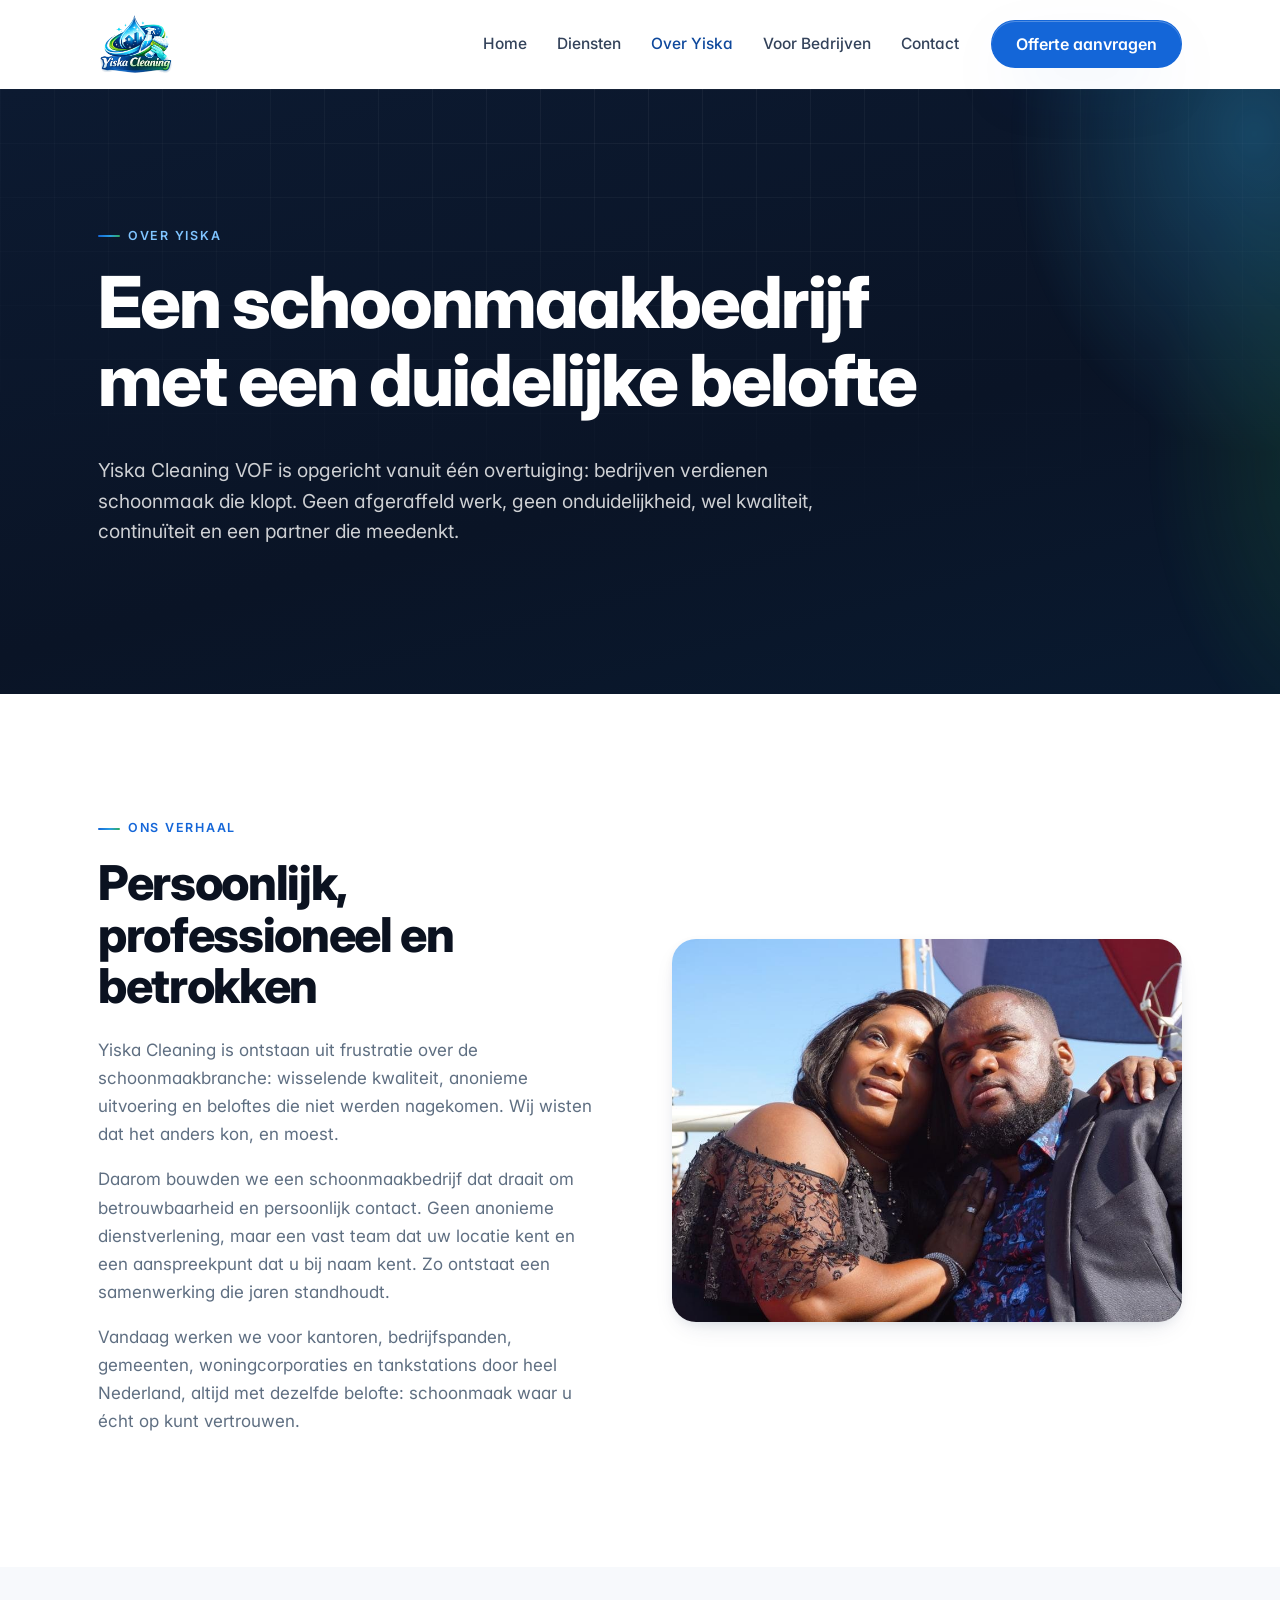
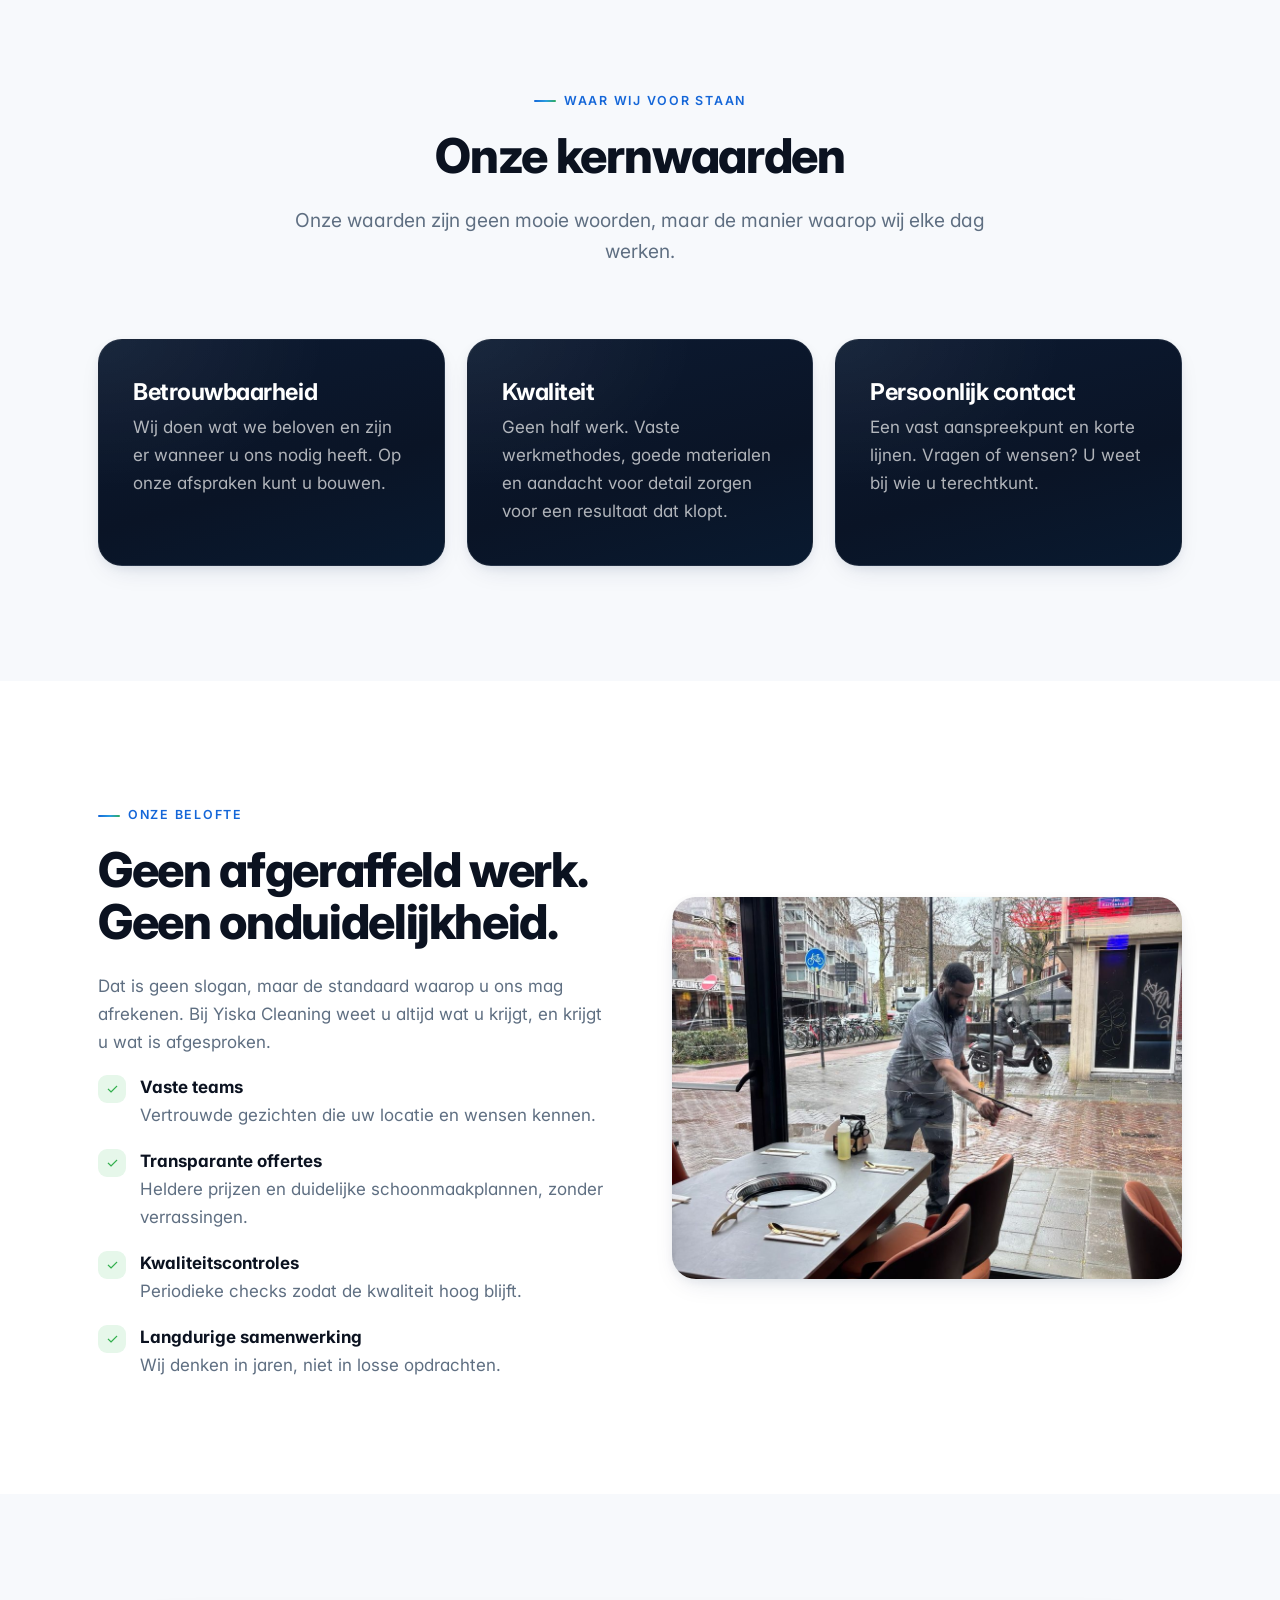
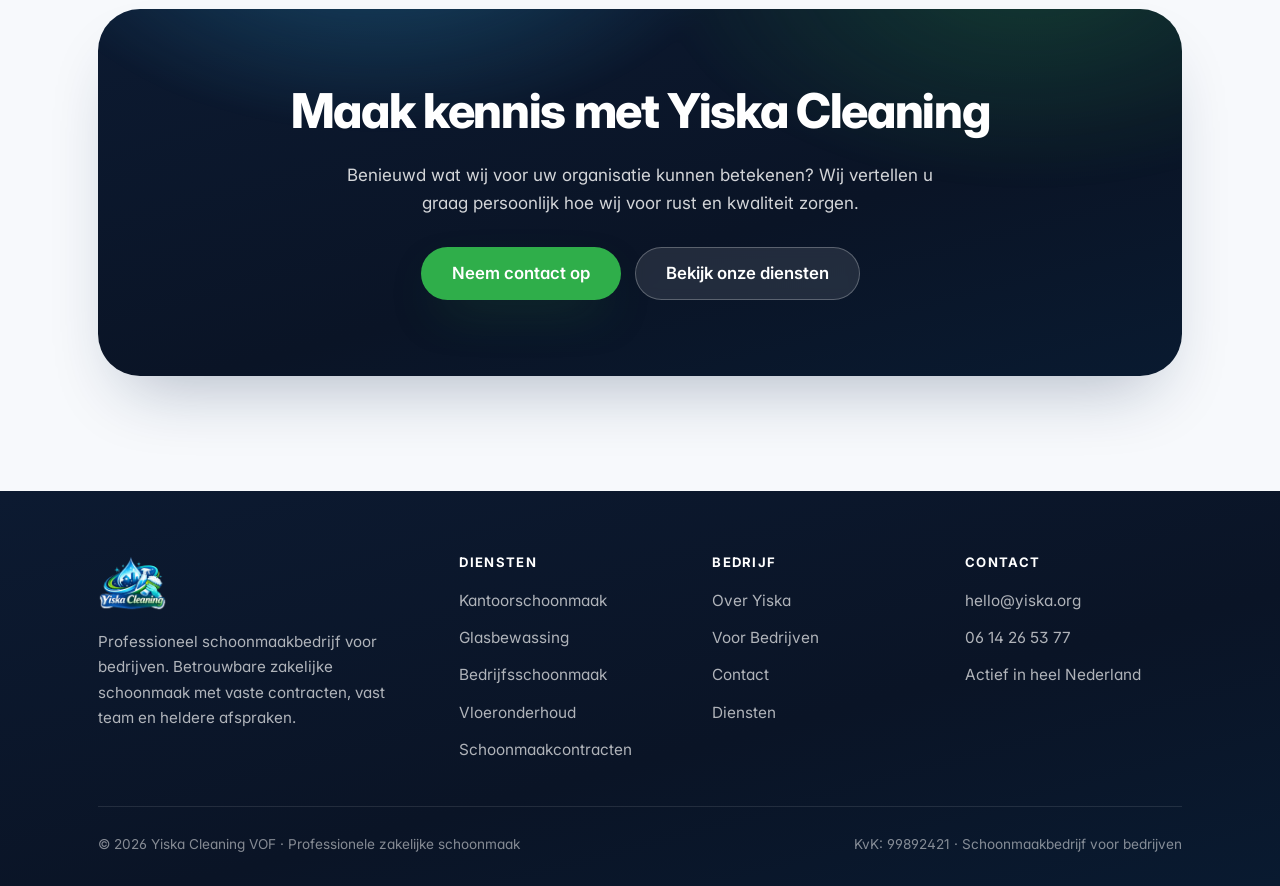
<file: over-yiska.html>
<!DOCTYPE html>
<html lang="nl">
<head>
  <meta charset="utf-8" />
  <meta name="viewport" content="width=device-width, initial-scale=1" />
  <script>document.documentElement.classList.add("js")</script>
  <title>Over Yiska Cleaning VOF | Betrouwbaar schoonmaakbedrijf voor bedrijven</title>
  <meta name="description" content="Maak kennis met Yiska Cleaning VOF: een professioneel schoonmaakbedrijf voor bedrijven dat staat voor kwaliteit, betrouwbaarheid en langdurige samenwerkingen. Geen afgeraffeld werk, wel schoonmaak waar u op kunt vertrouwen." />
  <link rel="canonical" href="https://yiska.com/over-yiska.html" />
  <meta name="robots" content="index, follow" />
  <meta name="theme-color" content="#06223d" />
  <meta property="og:type" content="website" />
  <meta property="og:locale" content="nl_NL" />
  <meta property="og:site_name" content="Yiska Cleaning VOF" />
  <meta property="og:title" content="Over Yiska Cleaning VOF | Betrouwbaar schoonmaakbedrijf voor bedrijven" />
  <meta property="og:description" content="Een professioneel schoonmaakbedrijf dat staat voor kwaliteit, betrouwbaarheid en continuïteit voor zakelijke klanten." />
  <meta property="og:url" content="https://yiska.com/over-yiska.html" />
  <meta property="og:image" content="https://yiska.com/assets/images/yiska-logo.png" />
  <meta name="twitter:card" content="summary_large_image" />
  <link rel="icon" href="assets/images/favicon.ico" sizes="any" />
  <link rel="apple-touch-icon" href="assets/images/apple-touch-icon.png" />
  <link rel="preconnect" href="https://fonts.googleapis.com" />
  <link rel="preconnect" href="https://fonts.gstatic.com" crossorigin />
  <link rel="stylesheet" href="https://fonts.googleapis.com/css2?family=Inter:wght@400;500;600;700;800&display=swap" />
  <link rel="stylesheet" href="assets/css/styles.css" />

  <script type="application/ld+json">
  {
    "@context": "https://schema.org",
    "@type": "BreadcrumbList",
    "itemListElement": [
      { "@type": "ListItem", "position": 1, "name": "Home", "item": "https://yiska.com/" },
      { "@type": "ListItem", "position": 2, "name": "Over Yiska", "item": "https://yiska.com/over-yiska.html" }
    ]
  }
  </script>
  <script type="application/ld+json">
  {
    "@context": "https://schema.org",
    "@type": "AboutPage",
    "name": "Over Yiska Cleaning VOF",
    "description": "Yiska Cleaning VOF is een professioneel schoonmaakbedrijf voor bedrijven, gespecialiseerd in betrouwbare zakelijke schoonmaak met vaste contracten.",
    "about": { "@type": "CleaningService", "name": "Yiska Cleaning VOF", "url": "https://yiska.com/" }
  }
  </script>
</head>
<body>
  <a class="skip-link" href="#main">Direct naar inhoud</a>
  <header class="site-header">
    <nav class="nav container" aria-label="Hoofdnavigatie">
      <a class="nav__brand" href="index.html" aria-label="Yiska Cleaning VOF, home">
        <img src="assets/images/yiska-logo.png" alt="Yiska Cleaning VOF, schoonmaakbedrijf voor bedrijven" data-fallback="#brand-fb" decoding="async" />
        <span class="nav__brand-fallback" id="brand-fb" style="display:none">Yiska <span>Cleaning</span></span>
      </a>
      <button class="nav__toggle" aria-expanded="false" aria-controls="nav-menu" aria-label="Menu openen"><span></span><span></span><span></span></button>
      <div class="nav__menu" id="nav-menu">
        <ul class="nav__links">
          <li><a href="index.html">Home</a></li>
          <li><a href="diensten.html">Diensten</a></li>
          <li><a href="over-yiska.html" aria-current="page">Over Yiska</a></li>
          <li><a href="voor-bedrijven.html">Voor Bedrijven</a></li>
          <li><a href="contact.html">Contact</a></li>
        </ul>
        <div class="nav__cta"><a class="btn btn--primary" href="contact.html">Offerte aanvragen</a></div>
      </div>
    </nav>
  </header>

  <main id="main">
    <section class="page-hero">
      <div class="container">
        <span class="eyebrow">Over Yiska</span>
        <h1>Een schoonmaakbedrijf met een duidelijke belofte</h1>
        <p class="lead">Yiska Cleaning VOF is opgericht vanuit één overtuiging: bedrijven verdienen schoonmaak die klopt. Geen afgeraffeld werk, geen onduidelijkheid, wel kwaliteit, continuïteit en een partner die meedenkt.</p>
      </div>
    </section>


    <!-- Verhaal -->
    <section class="section">
      <div class="container split split--reverse">
        <div class="split__media media reveal">
          <!-- OWNERS PHOTO — vervang assets/images/over-eigenaren.jpg door de definitieve foto -->
          <img src="assets/images/over-eigenaren.jpg" alt="Eigenaren van Yiska Cleaning VOF" data-fallback="#about-ph" loading="lazy" decoding="async" />
          <div class="ph" id="about-ph" role="img" aria-label="Eigenaren van Yiska Cleaning VOF"><div class="ph__inner"><svg class="ph__drop" viewBox="0 0 24 24" fill="currentColor"><path d="M12 2s7 7.6 7 12.5A7 7 0 0 1 5 14.5C5 9.6 12 2 12 2z"/></svg><span class="ph__label">Eigenaren van Yiska Cleaning VOF</span></div></div>
        </div>
        <div class="split__copy reveal">
          <span class="eyebrow">Ons verhaal</span>
          <h2>Persoonlijk, professioneel en betrokken</h2>
          <p class="text-muted">Yiska Cleaning is ontstaan uit frustratie over de schoonmaakbranche: wisselende kwaliteit, anonieme uitvoering en beloftes die niet werden nagekomen. Wij wisten dat het anders kon, en moest.</p>
          <p class="text-muted">Daarom bouwden we een schoonmaakbedrijf dat draait om betrouwbaarheid en persoonlijk contact. Geen anonieme dienstverlening, maar een vast team dat uw locatie kent en een aanspreekpunt dat u bij naam kent. Zo ontstaat een samenwerking die jaren standhoudt.</p>
          <p class="text-muted">Vandaag werken we voor kantoren, bedrijfspanden, gemeenten, woningcorporaties en tankstations door heel Nederland, altijd met dezelfde belofte: schoonmaak waar u écht op kunt vertrouwen.</p>
        </div>
      </div>
    </section>

    <!-- Missie / waarden -->
    <section class="section section--soft" aria-labelledby="waarden-h">
      <div class="container">
        <div class="section-head center reveal">
          <span class="eyebrow">Waar wij voor staan</span>
          <h2 id="waarden-h">Onze kernwaarden</h2>
          <p class="lead">Onze waarden zijn geen mooie woorden, maar de manier waarop wij elke dag werken.</p>
        </div>
        <div class="grid grid--3">
          <article class="card card--filled reveal">
            <h3>Betrouwbaarheid</h3>
            <p>Wij doen wat we beloven en zijn er wanneer u ons nodig heeft. Op onze afspraken kunt u bouwen.</p>
          </article>
          <article class="card card--filled reveal" data-delay="1">
            <h3>Kwaliteit</h3>
            <p>Geen half werk. Vaste werkmethodes, goede materialen en aandacht voor detail zorgen voor een resultaat dat klopt.</p>
          </article>
          <article class="card card--filled reveal" data-delay="2">
            <h3>Persoonlijk contact</h3>
            <p>Een vast aanspreekpunt en korte lijnen. Vragen of wensen? U weet bij wie u terechtkunt.</p>
          </article>
        </div>
      </div>
    </section>

    <!-- Belofte / why -->
    <section class="section" aria-labelledby="belofte-h">
      <div class="container split">
        <div class="split__copy reveal">
          <span class="eyebrow">Onze belofte</span>
          <h2 id="belofte-h">Geen afgeraffeld werk. Geen onduidelijkheid.</h2>
          <p class="text-muted">Dat is geen slogan, maar de standaard waarop u ons mag afrekenen. Bij Yiska Cleaning weet u altijd wat u krijgt, en krijgt u wat is afgesproken.</p>
          <ul class="why-list" style="margin-top:8px">
            <li><span class="tick">✓</span><div><strong>Vaste teams</strong><span>Vertrouwde gezichten die uw locatie en wensen kennen.</span></div></li>
            <li><span class="tick">✓</span><div><strong>Transparante offertes</strong><span>Heldere prijzen en duidelijke schoonmaakplannen, zonder verrassingen.</span></div></li>
            <li><span class="tick">✓</span><div><strong>Kwaliteitscontroles</strong><span>Periodieke checks zodat de kwaliteit hoog blijft.</span></div></li>
            <li><span class="tick">✓</span><div><strong>Langdurige samenwerking</strong><span>Wij denken in jaren, niet in losse opdrachten.</span></div></li>
          </ul>
        </div>
        <div class="split__media media reveal">
          <!-- TEAM PHOTO — vervang assets/images/over-team.jpg door de definitieve foto -->
          <img src="assets/images/over-team.jpg" alt="Team van Yiska Cleaning VOF" data-fallback="#belofte-ph" loading="lazy" decoding="async" />
          <div class="ph" id="belofte-ph" role="img" aria-label="Team van Yiska Cleaning VOF"><div class="ph__inner"><svg class="ph__drop" viewBox="0 0 24 24" fill="currentColor"><path d="M12 2s7 7.6 7 12.5A7 7 0 0 1 5 14.5C5 9.6 12 2 12 2z"/></svg><span class="ph__label">Team van Yiska Cleaning VOF</span></div></div>
        </div>
      </div>
    </section>

    <section class="section section--soft">
      <div class="container">
        <div class="cta-band reveal">
          <h2>Maak kennis met Yiska Cleaning</h2>
          <p>Benieuwd wat wij voor uw organisatie kunnen betekenen? Wij vertellen u graag persoonlijk hoe wij voor rust en kwaliteit zorgen.</p>
          <div class="btn-row">
            <a class="btn btn--accent btn--lg" href="contact.html">Neem contact op</a>
            <a class="btn btn--light btn--lg" href="diensten.html">Bekijk onze diensten</a>
          </div>
        </div>
      </div>
    </section>
  </main>

  <footer class="site-footer">
    <div class="container">
      <div class="footer__grid">
        <div class="footer__brand">
          <img src="assets/images/yiska-logo.png" alt="Yiska Cleaning VOF logo" data-fallback="#footer-fb" loading="lazy" decoding="async" />
          <div class="footer__brand-fallback" id="footer-fb" style="display:none">Yiska <span>Cleaning</span></div>
          <p>Professioneel schoonmaakbedrijf voor bedrijven. Betrouwbare zakelijke schoonmaak met vaste contracten, vast team en heldere afspraken.</p>
        </div>
        <div class="footer"><h4>Diensten</h4><ul>
          <li><a href="diensten.html#kantoorschoonmaak">Kantoorschoonmaak</a></li>
          <li><a href="diensten.html#glasbewassing">Glasbewassing</a></li>
          <li><a href="diensten.html#bedrijfsschoonmaak">Bedrijfsschoonmaak</a></li>
          <li><a href="diensten.html#vloeronderhoud">Vloeronderhoud</a></li>
          <li><a href="diensten.html#schoonmaakcontract">Schoonmaakcontracten</a></li>
        </ul></div>
        <div class="footer"><h4>Bedrijf</h4><ul>
          <li><a href="over-yiska.html">Over Yiska</a></li>
          <li><a href="voor-bedrijven.html">Voor Bedrijven</a></li>
          <li><a href="contact.html">Contact</a></li>
          <li><a href="diensten.html">Diensten</a></li>
        </ul></div>
        <div class="footer"><h4>Contact</h4><ul>
          <li><a href="mailto:hello@yiska.org">hello@yiska.org</a></li>
          <li><a href="tel:+31614265377">06 14 26 53 77</a></li>
          <li>Actief in heel Nederland</li>
        </ul></div>
      </div>
      <div class="footer__bottom">
        <span>© <span id="year">2026</span> Yiska Cleaning VOF · Professionele zakelijke schoonmaak</span>
        <span>KvK: 99892421 · Schoonmaakbedrijf voor bedrijven</span>
      </div>
    </div>
  </footer>
  <script src="assets/js/main.js" defer></script>
</body>
</html>
</file>
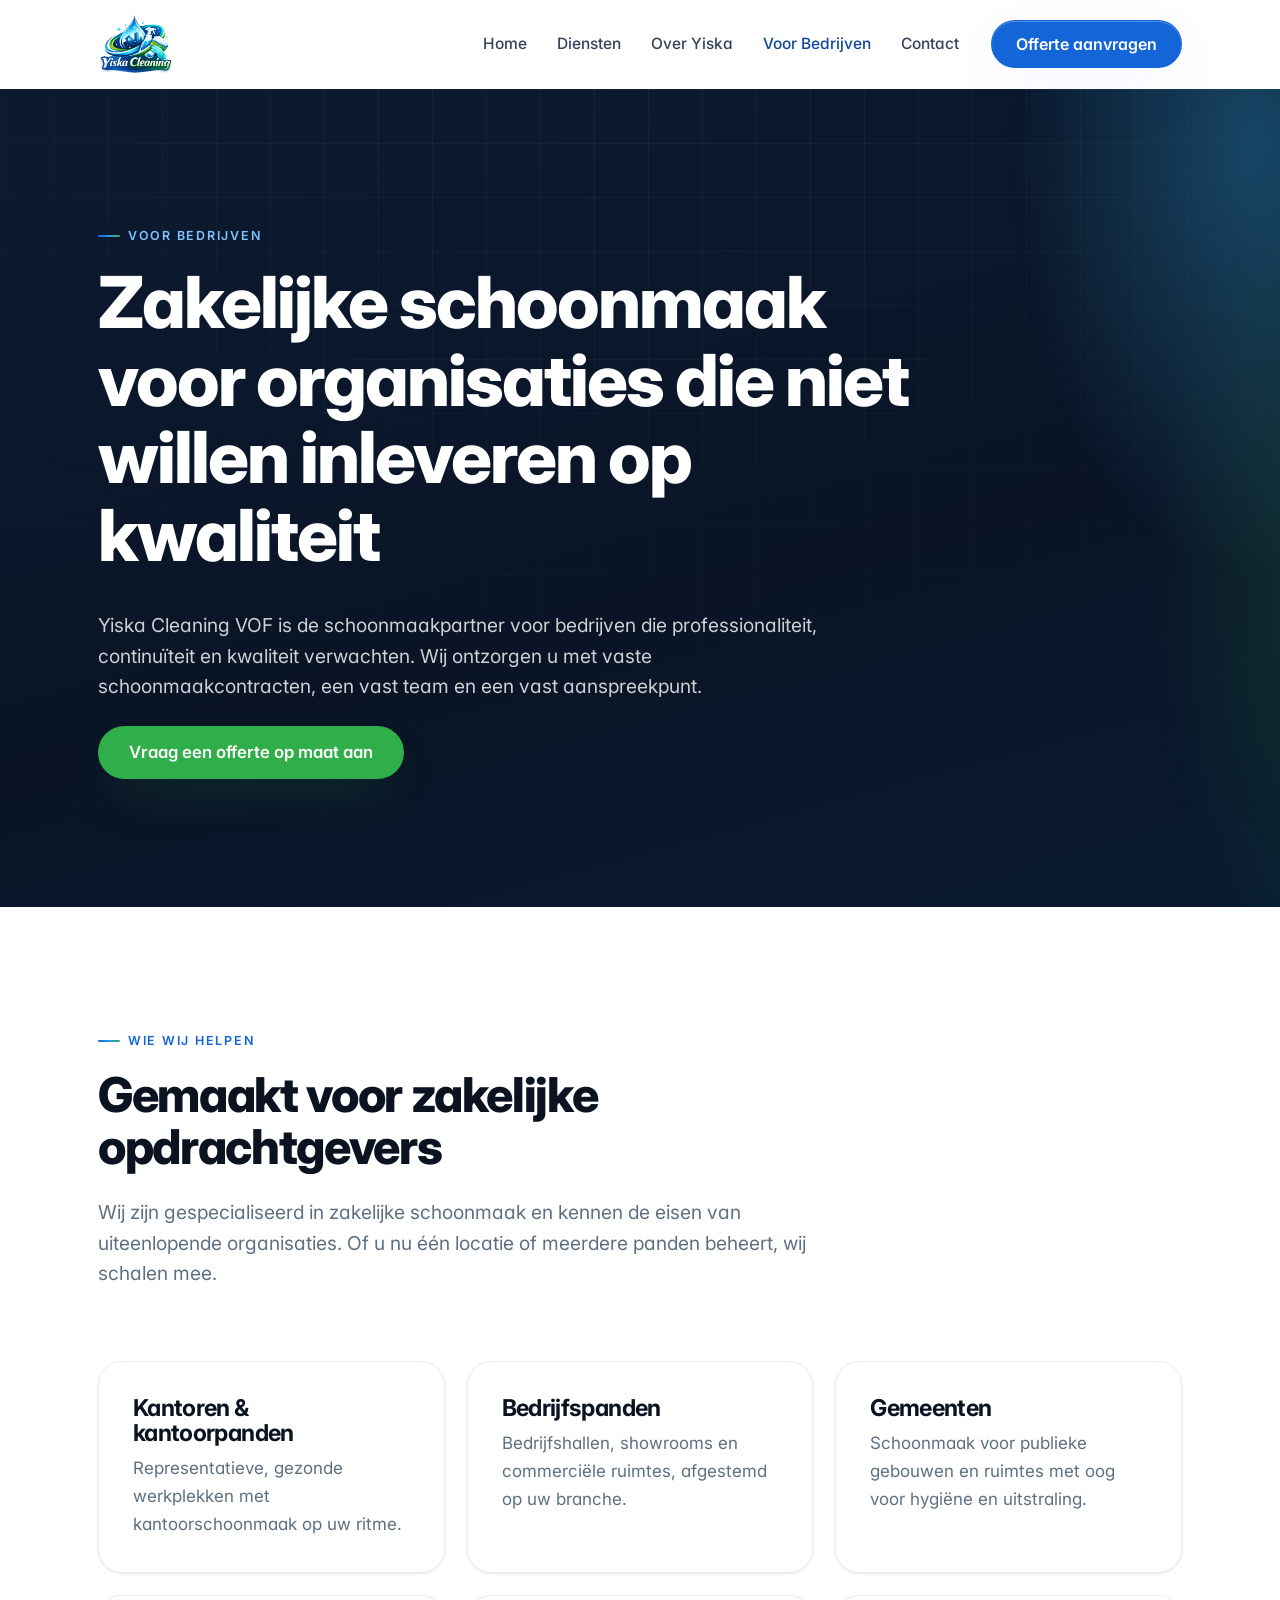
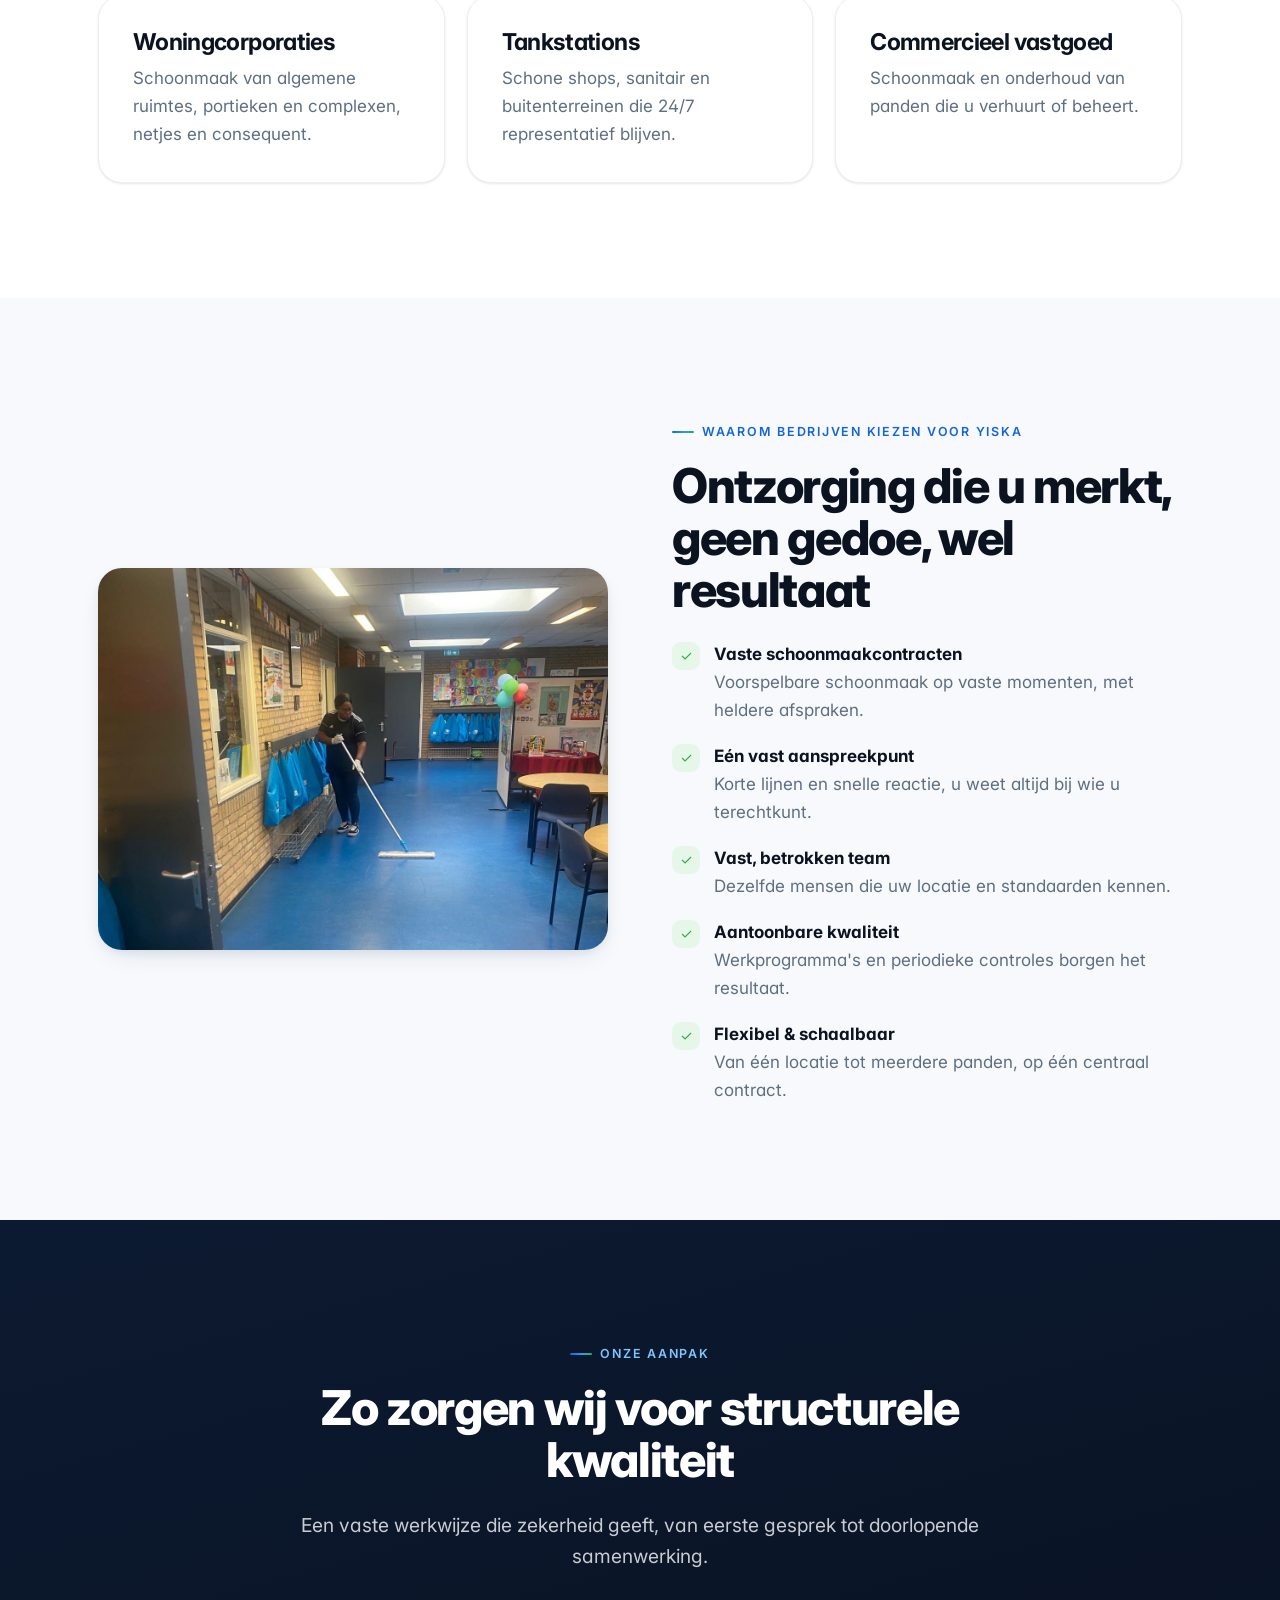
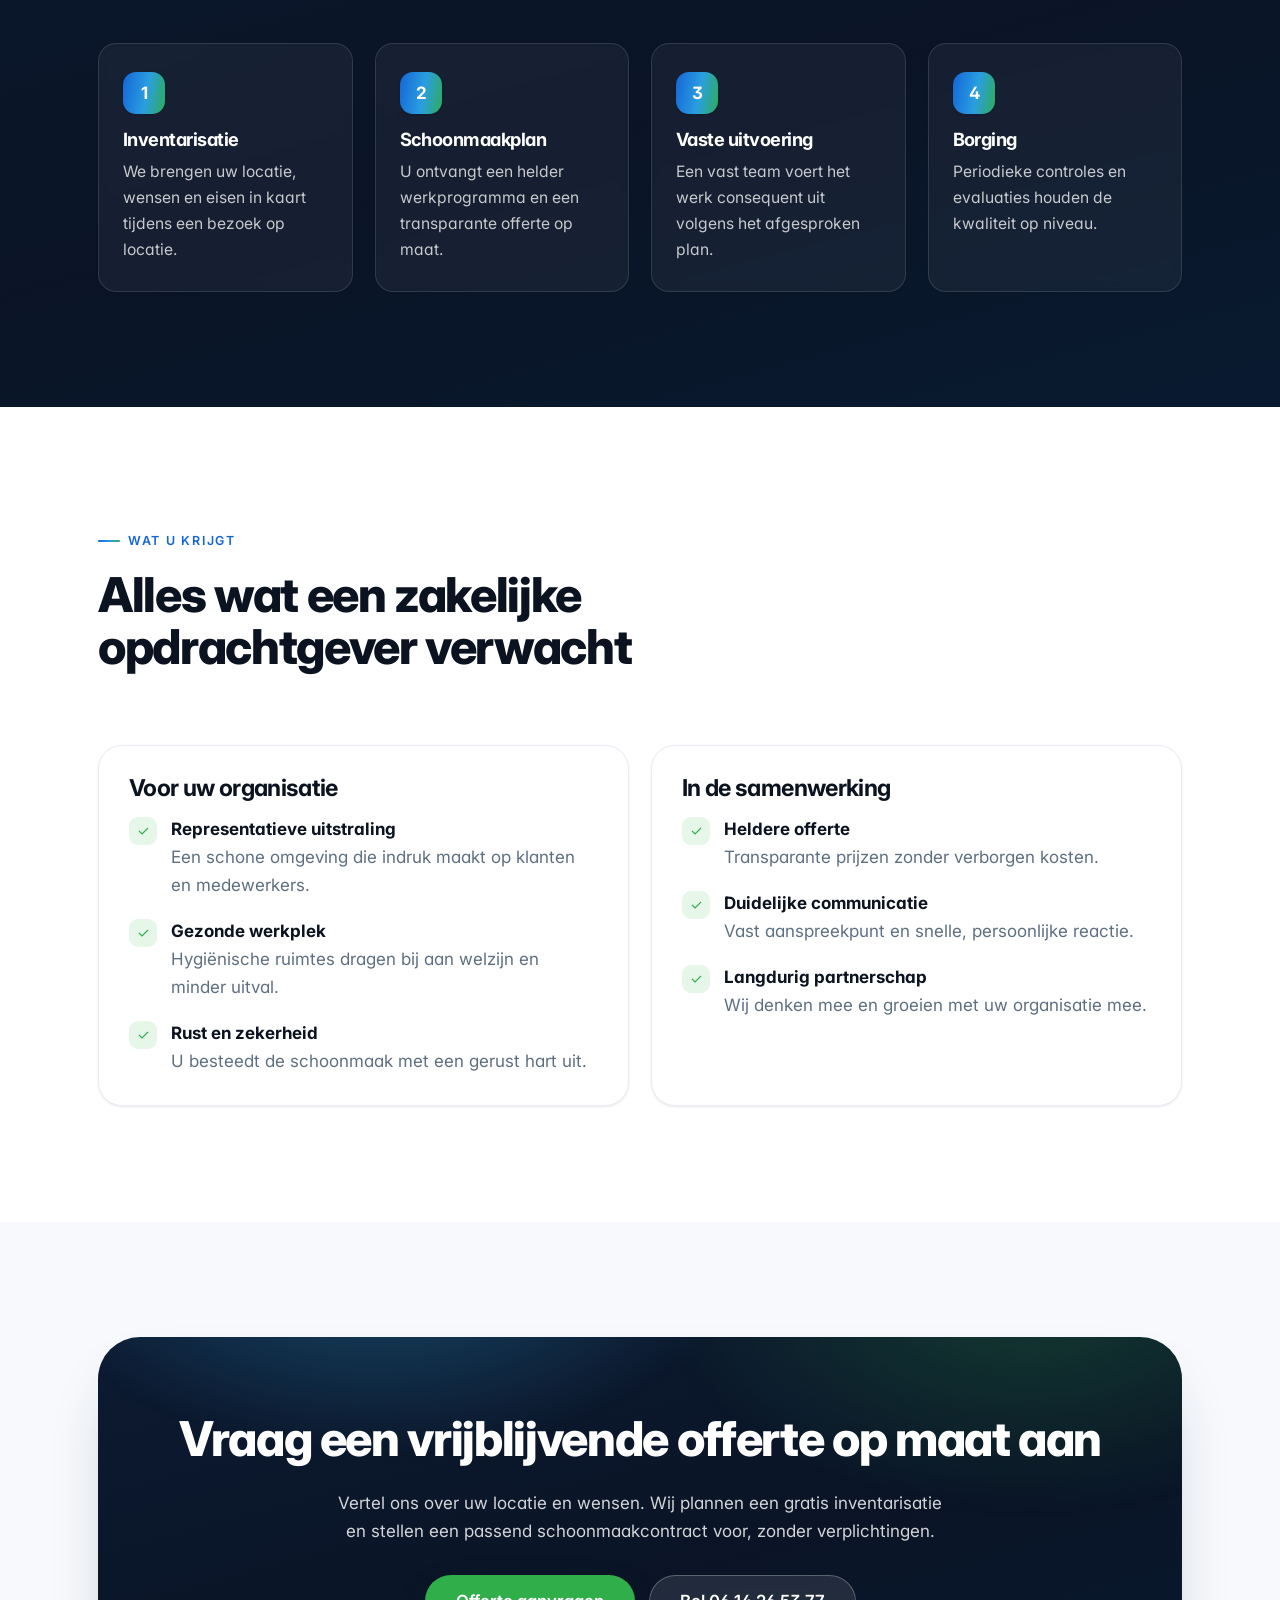
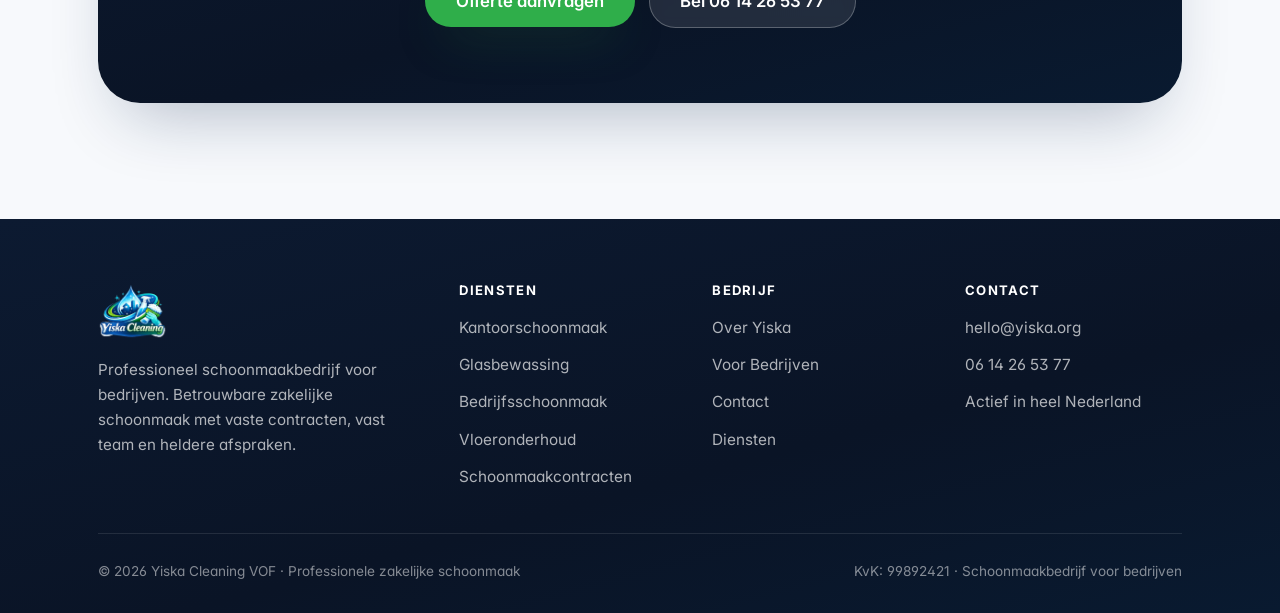
<file: voor-bedrijven.html>
<!DOCTYPE html>
<html lang="nl">
<head>
  <meta charset="utf-8" />
  <meta name="viewport" content="width=device-width, initial-scale=1" />
  <script>document.documentElement.classList.add("js")</script>
  <title>Voor Bedrijven | Zakelijke schoonmaak &amp; schoonmaakcontracten · Yiska Cleaning</title>
  <meta name="description" content="Zakelijke schoonmaak voor kantoren, bedrijfspanden, gemeenten, woningcorporaties en tankstations. Yiska Cleaning VOF biedt vaste schoonmaakcontracten, een vast aanspreekpunt en gegarandeerde kwaliteit voor bedrijven." />
  <link rel="canonical" href="https://yiska.com/voor-bedrijven.html" />
  <meta name="robots" content="index, follow" />
  <meta name="theme-color" content="#06223d" />
  <meta property="og:type" content="website" />
  <meta property="og:locale" content="nl_NL" />
  <meta property="og:site_name" content="Yiska Cleaning VOF" />
  <meta property="og:title" content="Voor Bedrijven · zakelijke schoonmaak op contract | Yiska Cleaning" />
  <meta property="og:description" content="Betrouwbare zakelijke schoonmaak voor bedrijven en organisaties, met vaste schoonmaakcontracten en een vast aanspreekpunt." />
  <meta property="og:url" content="https://yiska.com/voor-bedrijven.html" />
  <meta property="og:image" content="https://yiska.com/assets/images/yiska-logo.png" />
  <meta name="twitter:card" content="summary_large_image" />
  <link rel="icon" href="assets/images/favicon.ico" sizes="any" />
  <link rel="apple-touch-icon" href="assets/images/apple-touch-icon.png" />
  <link rel="preconnect" href="https://fonts.googleapis.com" />
  <link rel="preconnect" href="https://fonts.gstatic.com" crossorigin />
  <link rel="stylesheet" href="https://fonts.googleapis.com/css2?family=Inter:wght@400;500;600;700;800&display=swap" />
  <link rel="stylesheet" href="assets/css/styles.css" />

  <script type="application/ld+json">
  {
    "@context": "https://schema.org",
    "@type": "BreadcrumbList",
    "itemListElement": [
      { "@type": "ListItem", "position": 1, "name": "Home", "item": "https://yiska.com/" },
      { "@type": "ListItem", "position": 2, "name": "Voor Bedrijven", "item": "https://yiska.com/voor-bedrijven.html" }
    ]
  }
  </script>
  <script type="application/ld+json">
  {
    "@context": "https://schema.org",
    "@type": "Service",
    "name": "Zakelijke schoonmaak op contract",
    "serviceType": "Zakelijke schoonmaak",
    "provider": { "@type": "CleaningService", "name": "Yiska Cleaning VOF", "url": "https://yiska.com/" },
    "areaServed": { "@type": "Country", "name": "Nederland" },
    "audience": {
      "@type": "BusinessAudience",
      "name": "Bedrijven, kantoren, gemeenten, woningcorporaties, tankstations en commercieel vastgoed"
    },
    "description": "Vaste schoonmaakcontracten en terugkerende zakelijke schoonmaak voor bedrijven die professionaliteit, continuïteit en kwaliteit verwachten."
  }
  </script>
</head>
<body>
  <a class="skip-link" href="#main">Direct naar inhoud</a>
  <header class="site-header">
    <nav class="nav container" aria-label="Hoofdnavigatie">
      <a class="nav__brand" href="index.html" aria-label="Yiska Cleaning VOF, home">
        <img src="assets/images/yiska-logo.png" alt="Yiska Cleaning VOF, schoonmaakbedrijf voor bedrijven" data-fallback="#brand-fb" decoding="async" />
        <span class="nav__brand-fallback" id="brand-fb" style="display:none">Yiska <span>Cleaning</span></span>
      </a>
      <button class="nav__toggle" aria-expanded="false" aria-controls="nav-menu" aria-label="Menu openen"><span></span><span></span><span></span></button>
      <div class="nav__menu" id="nav-menu">
        <ul class="nav__links">
          <li><a href="index.html">Home</a></li>
          <li><a href="diensten.html">Diensten</a></li>
          <li><a href="over-yiska.html">Over Yiska</a></li>
          <li><a href="voor-bedrijven.html" aria-current="page">Voor Bedrijven</a></li>
          <li><a href="contact.html">Contact</a></li>
        </ul>
        <div class="nav__cta"><a class="btn btn--primary" href="contact.html">Offerte aanvragen</a></div>
      </div>
    </nav>
  </header>

  <main id="main">
    <section class="page-hero">
      <div class="container">
        <span class="eyebrow">Voor bedrijven</span>
        <h1>Zakelijke schoonmaak voor organisaties die niet willen inleveren op kwaliteit</h1>
        <p class="lead">Yiska Cleaning VOF is de schoonmaakpartner voor bedrijven die professionaliteit, continuïteit en kwaliteit verwachten. Wij ontzorgen u met vaste schoonmaakcontracten, een vast team en een vast aanspreekpunt.</p>
        <div class="btn-row" style="margin-top:24px"><a class="btn btn--accent btn--lg" href="contact.html">Vraag een offerte op maat aan</a></div>
      </div>
    </section>


    <!-- Voor wie -->
    <section class="section" aria-labelledby="wie-h">
      <div class="container">
        <div class="section-head reveal">
          <span class="eyebrow">Wie wij helpen</span>
          <h2 id="wie-h">Gemaakt voor zakelijke opdrachtgevers</h2>
          <p class="lead">Wij zijn gespecialiseerd in zakelijke schoonmaak en kennen de eisen van uiteenlopende organisaties. Of u nu één locatie of meerdere panden beheert, wij schalen mee.</p>
        </div>
        <div class="grid grid--3">
          <article class="card card--aurora reveal"><h3>Kantoren &amp; kantoorpanden</h3><p>Representatieve, gezonde werkplekken met kantoorschoonmaak op uw ritme.</p></article>
          <article class="card card--aurora reveal" data-delay="1"><h3>Bedrijfspanden</h3><p>Bedrijfshallen, showrooms en commerciële ruimtes, afgestemd op uw branche.</p></article>
          <article class="card card--aurora reveal" data-delay="2"><h3>Gemeenten</h3><p>Schoonmaak voor publieke gebouwen en ruimtes met oog voor hygiëne en uitstraling.</p></article>
          <article class="card card--aurora reveal"><h3>Woningcorporaties</h3><p>Schoonmaak van algemene ruimtes, portieken en complexen, netjes en consequent.</p></article>
          <article class="card card--aurora reveal" data-delay="1"><h3>Tankstations</h3><p>Schone shops, sanitair en buitenterreinen die 24/7 representatief blijven.</p></article>
          <article class="card card--aurora reveal" data-delay="2"><h3>Commercieel vastgoed</h3><p>Schoonmaak en onderhoud van panden die u verhuurt of beheert.</p></article>
        </div>
      </div>
    </section>

    <!-- Waarom kiezen -->
    <section class="section section--soft" aria-labelledby="waarom-b-h">
      <div class="container split">
        <div class="split__media media reveal">
          <!-- BUSINESS CLIENTS PHOTO — vervang assets/images/business-clients-yiska.jpg door de definitieve foto -->
          <img src="assets/images/business-clients-yiska.jpg" alt="Zakelijke schoonmaakdiensten voor bedrijven door Yiska Cleaning VOF" data-fallback="#b-ph" loading="lazy" decoding="async" />
          <div class="ph" id="b-ph" role="img" aria-label="Zakelijke schoonmaakdiensten voor bedrijven door Yiska Cleaning VOF"><div class="ph__inner"><svg class="ph__drop" viewBox="0 0 24 24" fill="currentColor"><path d="M12 2s7 7.6 7 12.5A7 7 0 0 1 5 14.5C5 9.6 12 2 12 2z"/></svg><span class="ph__label">Zakelijke schoonmaak voor bedrijven</span></div></div>
        </div>
        <div class="split__copy reveal">
          <span class="eyebrow">Waarom bedrijven kiezen voor Yiska</span>
          <h2 id="waarom-b-h">Ontzorging die u merkt, geen gedoe, wel resultaat</h2>
          <ul class="why-list" style="margin-top:8px">
            <li><span class="tick">✓</span><div><strong>Vaste schoonmaakcontracten</strong><span>Voorspelbare schoonmaak op vaste momenten, met heldere afspraken.</span></div></li>
            <li><span class="tick">✓</span><div><strong>Eén vast aanspreekpunt</strong><span>Korte lijnen en snelle reactie, u weet altijd bij wie u terechtkunt.</span></div></li>
            <li><span class="tick">✓</span><div><strong>Vast, betrokken team</strong><span>Dezelfde mensen die uw locatie en standaarden kennen.</span></div></li>
            <li><span class="tick">✓</span><div><strong>Aantoonbare kwaliteit</strong><span>Werkprogramma's en periodieke controles borgen het resultaat.</span></div></li>
            <li><span class="tick">✓</span><div><strong>Flexibel &amp; schaalbaar</strong><span>Van één locatie tot meerdere panden, op één centraal contract.</span></div></li>
          </ul>
        </div>
      </div>
    </section>

    <!-- Werkwijze -->
    <section class="section section--navy" aria-labelledby="aanpak-h">
      <div class="container">
        <div class="section-head center reveal">
          <span class="eyebrow">Onze aanpak</span>
          <h2 id="aanpak-h">Zo zorgen wij voor structurele kwaliteit</h2>
          <p class="lead">Een vaste werkwijze die zekerheid geeft, van eerste gesprek tot doorlopende samenwerking.</p>
        </div>
        <div class="steps steps--row">
          <div class="step reveal"><div class="step__num">1</div><h3>Inventarisatie</h3><p>We brengen uw locatie, wensen en eisen in kaart tijdens een bezoek op locatie.</p></div>
          <div class="step reveal"><div class="step__num">2</div><h3>Schoonmaakplan</h3><p>U ontvangt een helder werkprogramma en een transparante offerte op maat.</p></div>
          <div class="step reveal"><div class="step__num">3</div><h3>Vaste uitvoering</h3><p>Een vast team voert het werk consequent uit volgens het afgesproken plan.</p></div>
          <div class="step reveal"><div class="step__num">4</div><h3>Borging</h3><p>Periodieke controles en evaluaties houden de kwaliteit op niveau.</p></div>
        </div>
      </div>
    </section>

    <!-- Wat u krijgt / tabel-achtig -->
    <section class="section" aria-labelledby="wat-h">
      <div class="container">
        <div class="section-head reveal">
          <span class="eyebrow">Wat u krijgt</span>
          <h2 id="wat-h">Alles wat een zakelijke opdrachtgever verwacht</h2>
        </div>
        <div class="grid grid--2">
          <div class="card reveal">
            <h3>Voor uw organisatie</h3>
            <ul class="why-list" style="margin-top:14px">
              <li><span class="tick">✓</span><div><strong>Representatieve uitstraling</strong><span>Een schone omgeving die indruk maakt op klanten en medewerkers.</span></div></li>
              <li><span class="tick">✓</span><div><strong>Gezonde werkplek</strong><span>Hygiënische ruimtes dragen bij aan welzijn en minder uitval.</span></div></li>
              <li><span class="tick">✓</span><div><strong>Rust en zekerheid</strong><span>U besteedt de schoonmaak met een gerust hart uit.</span></div></li>
            </ul>
          </div>
          <div class="card reveal">
            <h3>In de samenwerking</h3>
            <ul class="why-list" style="margin-top:14px">
              <li><span class="tick">✓</span><div><strong>Heldere offerte</strong><span>Transparante prijzen zonder verborgen kosten.</span></div></li>
              <li><span class="tick">✓</span><div><strong>Duidelijke communicatie</strong><span>Vast aanspreekpunt en snelle, persoonlijke reactie.</span></div></li>
              <li><span class="tick">✓</span><div><strong>Langdurig partnerschap</strong><span>Wij denken mee en groeien met uw organisatie mee.</span></div></li>
            </ul>
          </div>
        </div>
      </div>
    </section>

    <section class="section section--soft">
      <div class="container">
        <div class="cta-band reveal">
          <h2>Vraag een vrijblijvende offerte op maat aan</h2>
          <p>Vertel ons over uw locatie en wensen. Wij plannen een gratis inventarisatie en stellen een passend schoonmaakcontract voor, zonder verplichtingen.</p>
          <div class="btn-row">
            <a class="btn btn--accent btn--lg" href="contact.html">Offerte aanvragen</a>
            <a class="btn btn--light btn--lg" href="tel:+31614265377">Bel 06 14 26 53 77</a>
          </div>
        </div>
      </div>
    </section>
  </main>

  <footer class="site-footer">
    <div class="container">
      <div class="footer__grid">
        <div class="footer__brand">
          <img src="assets/images/yiska-logo.png" alt="Yiska Cleaning VOF logo" data-fallback="#footer-fb" loading="lazy" decoding="async" />
          <div class="footer__brand-fallback" id="footer-fb" style="display:none">Yiska <span>Cleaning</span></div>
          <p>Professioneel schoonmaakbedrijf voor bedrijven. Betrouwbare zakelijke schoonmaak met vaste contracten, vast team en heldere afspraken.</p>
        </div>
        <div class="footer"><h4>Diensten</h4><ul>
          <li><a href="diensten.html#kantoorschoonmaak">Kantoorschoonmaak</a></li>
          <li><a href="diensten.html#glasbewassing">Glasbewassing</a></li>
          <li><a href="diensten.html#bedrijfsschoonmaak">Bedrijfsschoonmaak</a></li>
          <li><a href="diensten.html#vloeronderhoud">Vloeronderhoud</a></li>
          <li><a href="diensten.html#schoonmaakcontract">Schoonmaakcontracten</a></li>
        </ul></div>
        <div class="footer"><h4>Bedrijf</h4><ul>
          <li><a href="over-yiska.html">Over Yiska</a></li>
          <li><a href="voor-bedrijven.html">Voor Bedrijven</a></li>
          <li><a href="contact.html">Contact</a></li>
          <li><a href="diensten.html">Diensten</a></li>
        </ul></div>
        <div class="footer"><h4>Contact</h4><ul>
          <li><a href="mailto:hello@yiska.org">hello@yiska.org</a></li>
          <li><a href="tel:+31614265377">06 14 26 53 77</a></li>
          <li>Actief in heel Nederland</li>
        </ul></div>
      </div>
      <div class="footer__bottom">
        <span>© <span id="year">2026</span> Yiska Cleaning VOF · Professionele zakelijke schoonmaak</span>
        <span>KvK: 99892421 · Schoonmaakbedrijf voor bedrijven</span>
      </div>
    </div>
  </footer>
  <script src="assets/js/main.js" defer></script>
</body>
</html>
</file>
<file: assets/css/styles.css>
/* ==========================================================================
   Yiska Cleaning VOF — Design System v2
   Premium modern SaaS aesthetic (Astro / Linear / Stripe / Apple inspired)
   Pure CSS, no build step. Class system shared across all pages.
   ========================================================================== */

/* ----- Tokens ----- */
:root {
  /* Surfaces */
  --bg: #ffffff;
  --bg-soft: #f7f9fc;
  --bg-tint: #eef4fc;
  --bg-dark: #0a1426;
  --bg-dark-2: #0d1e3a;

  /* Ink */
  --ink: #0b1220;
  --ink-2: #33425a;
  --muted: #5f6f82;
  --muted-2: #8a99ab;

  /* Lines */
  --line: #e9eef5;
  --line-2: #dde5f0;

  /* Brand */
  --brand: #1466d8;
  --brand-600: #1159c0;
  --brand-700: #0e489c;
  --brand-400: #3f8aef;
  --brand-100: #e7f0fd;
  --cyan: #34b6ec;
  --green: #2fae4a;
  --green-100: #e6f7ea;

  /* Signature gradients (zacht, niet schreeuwerig) */
  --grad-brand: linear-gradient(100deg, #1466d8 0%, #2a9ee0 55%, #2fae4a 105%);
  --grad-text: linear-gradient(100deg, #1f7ae6, #2bb0d6 55%, #36b24d);
  --grad-dark: linear-gradient(165deg, #0c1a31 0%, #0a1426 60%, #091a30 100%);

  /* Shadows */
  --sh-xs: 0 1px 2px rgba(11, 18, 32, .05);
  --sh-sm: 0 1px 3px rgba(11, 18, 32, .06), 0 1px 2px rgba(11, 18, 32, .04);
  --sh-md: 0 10px 28px -12px rgba(13, 38, 76, .18), 0 3px 8px rgba(13, 38, 76, .05);
  --sh-lg: 0 34px 70px -28px rgba(13, 38, 76, .32);
  --sh-glow: 0 24px 60px -22px rgba(20, 102, 216, .5);

  /* Radii */
  --r-xs: 9px;
  --r-sm: 13px;
  --r-md: 18px;
  --r-lg: 24px;
  --r-xl: 32px;
  --r-2xl: 42px;

  /* Type */
  --font: "Inter", -apple-system, BlinkMacSystemFont, "Segoe UI", Roboto,
    "Helvetica Neue", Arial, sans-serif;

  /* Layout */
  --maxw: 1180px;
  --maxw-wide: 1320px;
  --gut: clamp(20px, 5vw, 48px);
  --nav-h: 88px;
}

/* ----- Reset ----- */
*, *::before, *::after { box-sizing: border-box; }
html { scroll-behavior: smooth; -webkit-text-size-adjust: 100%; scroll-padding-top: 90px; }
body {
  margin: 0;
  font-family: var(--font);
  color: var(--ink);
  background: var(--bg);
  font-size: 17px;
  line-height: 1.65;
  font-feature-settings: "cv11", "ss01";
  -webkit-font-smoothing: antialiased;
  text-rendering: optimizeLegibility;
}
img { max-width: 100%; display: block; }
a { color: var(--brand); text-decoration: none; }

h1, h2, h3, h4 {
  margin: 0 0 .5em;
  line-height: 1.08;
  letter-spacing: -0.028em;
  color: var(--ink);
  font-weight: 700;
}
h1 { font-size: clamp(2.5rem, 5.6vw, 4.5rem); font-weight: 800; }
h2 { font-size: clamp(1.95rem, 3.8vw, 3rem); font-weight: 800; }
h3 { font-size: clamp(1.2rem, 1.9vw, 1.45rem); }
p { margin: 0 0 1em; }

::selection { background: var(--brand-100); color: var(--brand-700); }
:focus-visible { outline: 3px solid var(--brand-400); outline-offset: 3px; border-radius: 6px; }

/* ----- Layout helpers ----- */
.container { width: 100%; max-width: var(--maxw); margin-inline: auto; padding-inline: var(--gut); }
.container--wide { max-width: var(--maxw-wide); }

.section { position: relative; padding-block: clamp(64px, 9vw, 140px); }
.section--soft { background: var(--bg-soft); }
.section--tint { background: linear-gradient(180deg, var(--bg-tint), #fff); }
.section--navy { background: var(--grad-dark); color: #fff; }
.section--navy h2, .section--navy h3 { color: #fff; }

.eyebrow {
  display: inline-flex; align-items: center; gap: 8px;
  font-size: .78rem; font-weight: 600; letter-spacing: .14em; text-transform: uppercase;
  color: var(--brand); margin-bottom: 18px;
}
.eyebrow::before { content: ""; width: 22px; height: 2px; border-radius: 2px; background: var(--grad-brand); }
.section--navy .eyebrow { color: #7fc4ff; }

.section-head { max-width: 740px; margin-bottom: clamp(40px, 6vw, 72px); }
.section-head.center { margin-inline: auto; text-align: center; }
.section-head.center .eyebrow { justify-content: center; }
.lead { font-size: clamp(1.08rem, 1.5vw, 1.3rem); color: var(--muted); line-height: 1.6; }
.section--navy .lead { color: rgba(255, 255, 255, .78); }
.text-muted { color: var(--muted); }
.grad-text {
  background: var(--grad-text); -webkit-background-clip: text; background-clip: text;
  -webkit-text-fill-color: transparent; color: transparent;
}

.skip-link { position: absolute; left: -999px; top: 8px; background: var(--ink); color: #fff; padding: 10px 16px; border-radius: 10px; z-index: 1000; }
.skip-link:focus { left: 12px; color: #fff; }

/* ==========================================================================
   Buttons
   ========================================================================== */
.btn {
  --_bg: var(--brand);
  display: inline-flex; align-items: center; justify-content: center; gap: 9px;
  font: inherit; font-size: 1rem; font-weight: 600; line-height: 1;
  padding: 15px 24px; border-radius: 999px; border: 1px solid transparent;
  cursor: pointer; white-space: nowrap;
  transition: transform .18s cubic-bezier(.2,.8,.2,1), box-shadow .25s ease, background .2s, color .2s, border-color .2s;
}
.btn svg { transition: transform .2s ease; }
.btn:hover svg.arrow { transform: translateX(3px); }
.btn:active { transform: translateY(1px) scale(.99); }

.btn--primary {
  background: var(--brand); color: #fff;
  box-shadow: var(--sh-glow), inset 0 1px 0 rgba(255, 255, 255, .25);
}
.btn--primary:hover { background: var(--brand-600); color: #fff; transform: translateY(-2px); }

.btn--accent { background: var(--green); color: #fff; box-shadow: 0 20px 50px -22px rgba(47, 174, 74, .6); }
.btn--accent:hover { color: #fff; transform: translateY(-2px); filter: brightness(1.04); }

.btn--ghost { background: #fff; color: var(--ink); border-color: var(--line-2); box-shadow: var(--sh-xs); }
.btn--ghost:hover { border-color: var(--brand-400); color: var(--brand-700); transform: translateY(-2px); }

.btn--light { background: rgba(255, 255, 255, .1); color: #fff; border-color: rgba(255, 255, 255, .26); backdrop-filter: blur(6px); }
.btn--light:hover { background: rgba(255, 255, 255, .18); color: #fff; }

.btn--lg { padding: 17px 30px; font-size: 1.05rem; }
.btn--block { width: 100%; }
.btn-row { display: flex; flex-wrap: wrap; gap: 14px; }
.btn-row.center { justify-content: center; }

.link-arrow { display: inline-flex; align-items: center; gap: 6px; font-weight: 600; }
.link-arrow svg { transition: transform .2s ease; }
.link-arrow:hover svg { transform: translateX(4px); }

/* ==========================================================================
   Header / nav
   ========================================================================== */
.site-header { position: sticky; top: 0; z-index: 100; transition: background .3s, box-shadow .3s, border-color .3s; border-bottom: 1px solid transparent; }
.site-header.is-scrolled {
  background: rgba(255, 255, 255, .72);
  backdrop-filter: saturate(180%) blur(20px);
  -webkit-backdrop-filter: saturate(180%) blur(20px);
  border-bottom-color: var(--line);
}
/* Homepage: header versmelt met de hero bovenaan (transparant), ook op mobiel.
   Bij scrollen wint .is-scrolled en wordt het glas-effect getoond. */
body:has(.hero) .site-header:not(.is-scrolled) {
  background: transparent;
  -webkit-backdrop-filter: none;
  backdrop-filter: none;
  border-bottom-color: transparent;
}
.nav { display: flex; align-items: center; gap: 22px; height: var(--nav-h); }
.nav__brand { display: flex; align-items: center; margin-right: auto; }
.nav__brand img { height: 62px; width: auto; max-width: 220px; display: block; }
@media (max-width: 480px) { .nav__brand img { height: 50px; max-width: 170px; } }
.nav__brand-fallback { font-weight: 800; font-size: 1.15rem; letter-spacing: -.02em; color: var(--ink); }
.nav__brand-fallback span { color: var(--green); }

.nav__menu { display: flex; align-items: center; gap: 8px; }
.nav__links { display: flex; align-items: center; gap: 2px; list-style: none; margin: 0; padding: 0; }
.nav__links a { position: relative; display: inline-block; padding: 9px 14px; border-radius: 10px; font-size: .97rem; font-weight: 500; color: var(--ink-2); transition: color .2s, background .2s; }
.nav__links a:hover { color: var(--ink); background: var(--bg-soft); }
.nav__links a[aria-current="page"] { color: var(--brand-700); }
.nav__cta { margin-left: 10px; }

.nav__toggle { display: none; flex-direction: column; gap: 5px; background: none; border: 0; cursor: pointer; padding: 10px; }
.nav__toggle span { width: 24px; height: 2px; background: var(--ink); border-radius: 2px; transition: transform .25s, opacity .2s; }
.nav__toggle[aria-expanded="true"] span:nth-child(1) { transform: translateY(7px) rotate(45deg); }
.nav__toggle[aria-expanded="true"] span:nth-child(2) { opacity: 0; }
.nav__toggle[aria-expanded="true"] span:nth-child(3) { transform: translateY(-7px) rotate(-45deg); }

@media (max-width: 920px) {
  .site-header { background: rgba(255,255,255,.85); backdrop-filter: saturate(180%) blur(18px); -webkit-backdrop-filter: saturate(180%) blur(18px); border-bottom-color: var(--line); }
  .nav__toggle { display: flex; }
  .nav__menu {
    position: fixed; inset: var(--nav-h) 0 auto 0; background: #fff;
    border-bottom: 1px solid var(--line); flex-direction: column; align-items: stretch; gap: 0;
    padding: 14px var(--gut) 26px; box-shadow: var(--sh-md);
    transform: translateY(-14px); opacity: 0; pointer-events: none; transition: opacity .22s, transform .22s;
  }
  .nav__menu.open { transform: translateY(0); opacity: 1; pointer-events: auto; }
  .nav__links { flex-direction: column; align-items: stretch; }
  .nav__links a { padding: 14px 8px; border-radius: 10px; border-bottom: 1px solid var(--line); font-size: 1.05rem; }
  .nav__cta { margin: 14px 0 0; }
  .nav__cta .btn { width: 100%; }
}

/* ==========================================================================
   Hero (home)
   ========================================================================== */
.hero { position: relative; overflow: hidden; isolation: isolate; margin-top: calc(var(--nav-h) * -1); padding-top: var(--nav-h); }
.hero::before {
  content: ""; position: absolute; inset: -20% -10% auto -10%; height: 120%; z-index: -2;
  background:
    radial-gradient(40% 55% at 78% 18%, rgba(52, 182, 236, .22), transparent 70%),
    radial-gradient(42% 60% at 18% 12%, rgba(20, 102, 216, .18), transparent 72%),
    radial-gradient(40% 55% at 60% 80%, rgba(47, 174, 74, .14), transparent 70%);
  filter: blur(8px);
}
.hero::after {
  content: ""; position: absolute; inset: 0; z-index: -1;
  background-image: linear-gradient(var(--line) 1px, transparent 1px), linear-gradient(90deg, var(--line) 1px, transparent 1px);
  background-size: 56px 56px;
  -webkit-mask-image: radial-gradient(120% 80% at 50% 0%, #000 35%, transparent 75%);
  mask-image: radial-gradient(120% 80% at 50% 0%, #000 35%, transparent 75%);
  opacity: .5;
}
.hero__grid { display: grid; grid-template-columns: 1.05fr .95fr; gap: clamp(32px, 5vw, 72px); align-items: center; padding-block: clamp(28px, 4vw, 56px) clamp(56px, 8vw, 120px); }
.hero__title { margin-bottom: 22px; }
.hero__sub { font-size: clamp(1.12rem, 1.7vw, 1.4rem); color: var(--muted); max-width: 40ch; line-height: 1.55; }
.hero__cta { margin-top: 34px; }
.hero__trust { margin-top: 34px; display: flex; flex-wrap: wrap; gap: 10px 24px; list-style: none; padding: 0; }
.hero__trust li { display: flex; align-items: center; gap: 9px; font-size: .94rem; font-weight: 500; color: var(--ink-2); }
.hero__trust svg { flex: none; color: var(--green); }

.badge {
  display: inline-flex; align-items: center; gap: 9px;
  padding: 7px 14px 7px 8px; border-radius: 999px;
  background: #fff; border: 1px solid var(--line-2); box-shadow: var(--sh-sm);
  font-size: .85rem; font-weight: 500; color: var(--ink-2); margin-bottom: 26px;
}
.badge b { color: var(--ink); font-weight: 600; }
.badge .badge__dot { display: inline-flex; align-items: center; gap: 6px; padding: 3px 10px; border-radius: 999px; background: var(--green-100); color: #1f7a32; font-weight: 600; font-size: .78rem; }
.badge .badge__dot::before { content: ""; width: 7px; height: 7px; border-radius: 50%; background: var(--green); box-shadow: 0 0 0 3px rgba(47,174,74,.2); }

/* Framed hero media */
.hero__media { position: relative; }
.hero__frame {
  position: relative; border-radius: var(--r-xl); padding: 10px;
  background: linear-gradient(160deg, rgba(255,255,255,.8), rgba(255,255,255,.35));
  border: 1px solid rgba(255, 255, 255, .7);
  box-shadow: var(--sh-lg); backdrop-filter: blur(8px);
}
.hero__frame img { width: 100%; height: 100%; max-height: 540px; object-fit: cover; border-radius: calc(var(--r-xl) - 10px); }
.hero__frame .ph { border-radius: calc(var(--r-xl) - 10px); }
.float-chip {
  position: absolute; display: flex; align-items: center; gap: 11px;
  background: rgba(255, 255, 255, .92); backdrop-filter: blur(10px);
  border: 1px solid var(--line); border-radius: 16px; padding: 12px 16px; box-shadow: var(--sh-md);
}
.float-chip .ic { width: 38px; height: 38px; flex: none; border-radius: 11px; display: grid; place-items: center; background: var(--grad-brand); color: #fff; }
.float-chip strong { display: block; font-size: .95rem; color: var(--ink); }
.float-chip span { font-size: .8rem; color: var(--muted); }
.float-chip--tl { top: 22px; left: -22px; }
.float-chip--br { bottom: 24px; right: -20px; }
@media (max-width: 860px) {
  .hero__grid { grid-template-columns: 1fr; }
  .hero__media { order: -1; }
  .hero__frame img { max-height: 380px; }
  .float-chip--tl { left: 10px; }
  .float-chip--br { right: 10px; }
}
@media (max-width: 480px) { .float-chip { display: none; } }

/* ==========================================================================
   Page hero (interior pages)
   ========================================================================== */
.page-hero { position: relative; overflow: hidden; background: var(--grad-dark); color: #fff; padding-block: clamp(72px, 10vw, 132px); isolation: isolate; }
.page-hero::before {
  content: ""; position: absolute; inset: -30% -10% auto auto; width: 60%; height: 150%; z-index: -1;
  background: radial-gradient(45% 50% at 80% 25%, rgba(52,182,236,.3), transparent 70%),
    radial-gradient(40% 50% at 95% 60%, rgba(47,174,74,.2), transparent 72%);
  filter: blur(6px);
}
.page-hero::after {
  content: ""; position: absolute; inset: 0; z-index: -1;
  background-image: linear-gradient(rgba(255,255,255,.05) 1px, transparent 1px), linear-gradient(90deg, rgba(255,255,255,.05) 1px, transparent 1px);
  background-size: 54px 54px;
  -webkit-mask-image: radial-gradient(100% 100% at 50% 0, #000, transparent 80%);
  mask-image: radial-gradient(100% 100% at 50% 0, #000, transparent 80%);
}
.page-hero h1 { color: #fff; max-width: 18ch; }
.page-hero .lead { color: rgba(255, 255, 255, .8); max-width: 62ch; }
.page-hero .eyebrow { color: #7fc4ff; }
.page-hero .badge { background: rgba(255,255,255,.08); border-color: rgba(255,255,255,.16); color: rgba(255,255,255,.85); }
.page-hero .badge b { color: #fff; }

/* Breadcrumb */
.crumbs { font-size: .87rem; color: var(--muted); padding-block: 18px; }
.crumbs ol { list-style: none; display: flex; flex-wrap: wrap; gap: 8px; margin: 0; padding: 0; }
.crumbs li::after { content: "/"; margin-left: 8px; color: var(--muted-2); }
.crumbs li:last-child::after { content: ""; }
.crumbs a { color: var(--muted); }
.crumbs [aria-current="page"] { color: var(--ink-2); }

/* ==========================================================================
   Stats strip
   ========================================================================== */
.trustbar { border-top: 1px solid var(--line); border-bottom: 1px solid var(--line); background: #fff; }
.trustbar__grid { display: grid; grid-template-columns: repeat(4, 1fr); gap: 24px; padding-block: 40px; }
.trustbar__grid > div { text-align: center; position: relative; }
.trustbar__grid > div:not(:last-child)::after { content: ""; position: absolute; right: -12px; top: 50%; transform: translateY(-50%); height: 42px; width: 1px; background: var(--line); }
.trustbar__num { font-size: clamp(1.9rem, 3.4vw, 2.7rem); font-weight: 800; letter-spacing: -.04em; background: var(--grad-text); -webkit-background-clip: text; background-clip: text; -webkit-text-fill-color: transparent; }
.trustbar__label { font-size: .92rem; color: var(--muted); margin-top: 4px; }
@media (max-width: 680px) { .trustbar__grid { grid-template-columns: repeat(2, 1fr); gap: 32px 16px; } .trustbar__grid > div::after { display: none; } }

/* ==========================================================================
   Card / bento grids
   ========================================================================== */
.grid { display: grid; gap: 22px; }
.grid--2 { grid-template-columns: repeat(2, 1fr); }
.grid--3 { grid-template-columns: repeat(3, 1fr); }
.grid--4 { grid-template-columns: repeat(4, 1fr); }
@media (max-width: 980px) { .grid--4 { grid-template-columns: repeat(2, 1fr); } .grid--3 { grid-template-columns: repeat(2, 1fr); } }
@media (max-width: 620px) { .grid--2, .grid--3, .grid--4 { grid-template-columns: 1fr; } }

.card {
  position: relative; background: #fff; border: 1px solid var(--line);
  border-radius: var(--r-lg); padding: 30px; box-shadow: var(--sh-sm);
  transition: transform .25s cubic-bezier(.2,.8,.2,1), box-shadow .25s, border-color .25s;
  overflow: hidden;
}
.card::before {
  content: ""; position: absolute; inset: 0; border-radius: inherit; padding: 1px;
  background: linear-gradient(140deg, rgba(20,102,216,.5), rgba(47,174,74,.4));
  -webkit-mask: linear-gradient(#000 0 0) content-box, linear-gradient(#000 0 0);
  -webkit-mask-composite: xor; mask-composite: exclude;
  opacity: 0; transition: opacity .25s;
}
.card:hover { transform: translateY(-5px); box-shadow: var(--sh-md); }
.card:hover::before { opacity: 1; }
.card h3 { margin-bottom: .35em; }
.card p:last-child { margin-bottom: 0; }
.card__icon {
  width: 54px; height: 54px; border-radius: 15px; display: grid; place-items: center;
  background: linear-gradient(160deg, var(--brand-100), #fff); color: var(--brand);
  border: 1px solid var(--line); margin-bottom: 20px;
}
.card__icon--green { background: linear-gradient(160deg, var(--green-100), #fff); color: var(--green); }
.card .link-arrow { margin-top: 14px; }

/* Icon-free editorial cards (numbered, content-first) */
.card--index { padding: 36px 34px; display: flex; flex-direction: column; }
@media (max-width: 620px) { .card--index { padding: 30px 26px; } }
.card__index {
  display: block; font-size: .9rem; font-weight: 700; letter-spacing: .16em;
  background: var(--grad-text); -webkit-background-clip: text; background-clip: text; -webkit-text-fill-color: transparent;
  padding-bottom: 16px; margin-bottom: 20px; border-bottom: 1px solid var(--line);
}
.card--index h3 { font-size: clamp(1.25rem, 1.7vw, 1.45rem); margin-bottom: .5em; letter-spacing: -.02em; }
.card--index p { color: var(--muted); margin: 0; }
.card--index .card__more { margin-top: auto; padding-top: 20px; font-weight: 600; }
.card--index .card__more a { color: var(--brand-700); }
.card--index .card__more a:hover { color: var(--brand); }

/* Gevulde tegels (Waarom Yiska): rustig donkerblauw, Apple-achtig minimaal */
.card--filled {
  padding: 40px 34px;
  background:
    radial-gradient(120% 120% at 0% 0%, rgba(255, 255, 255, .06), transparent 55%),
    var(--grad-dark);
  border: 1px solid rgba(255, 255, 255, .07);
  color: #fff;
  box-shadow: var(--sh-md);
}
.card--filled::before { content: none; }
.card--filled h3 { color: #fff; letter-spacing: -.02em; }
.card--filled p { color: rgba(255, 255, 255, .68); margin: 0; }
.card--filled:hover { transform: translateY(-4px); box-shadow: var(--sh-lg); }
@media (max-width: 620px) { .card--filled { padding: 32px 28px; } }

/* Volledig klikbare tegels (Onze Diensten op de homepage) */
.card--link { padding: 36px 34px; display: flex; flex-direction: column; text-decoration: none; }
.card--link h3 { font-size: clamp(1.25rem, 1.7vw, 1.45rem); margin-bottom: .5em; letter-spacing: -.02em; color: var(--ink); }
.card--link p { color: var(--muted); margin: 0; }
.card--link .card__more { margin-top: auto; padding-top: 20px; font-weight: 600; color: var(--brand-700); transition: color .2s, letter-spacing .2s; }
.card--link:hover .card__more { color: var(--brand); }
@media (max-width: 620px) { .card--link { padding: 30px 26px; } }

/* Aurora-tegels -> nu effen wit (Wie wij helpen) */
.card--aurora {
  padding: 34px;
  background: #ffffff;
  border: 1px solid var(--line);
}
.card--aurora p { color: var(--muted); margin: 0; }
@media (max-width: 620px) { .card--aurora { padding: 28px 26px; } }

/* Why-list */
.why-list { list-style: none; margin: 0; padding: 0; display: grid; gap: 18px; }
.why-list li { display: flex; gap: 14px; align-items: flex-start; }
.why-list .tick { flex: none; width: 28px; height: 28px; border-radius: 9px; background: var(--green-100); color: var(--green); display: grid; place-items: center; margin-top: 2px; font-size: .9rem; }
.why-list strong { display: block; color: var(--ink); }
.why-list span { color: var(--muted); }

/* Split */
.split { display: grid; grid-template-columns: 1fr 1fr; gap: clamp(32px, 5vw, 72px); align-items: center; }
.split--reverse .split__media { order: 2; }
.split__media { position: relative; }
.split__media img { width: 100%; border-radius: var(--r-lg); box-shadow: var(--sh-md); object-fit: cover; aspect-ratio: 4 / 3; }
.split__media .ph { aspect-ratio: 4/3; }
@media (max-width: 860px) { .split { grid-template-columns: 1fr; } .split--reverse .split__media { order: -1; } }

/* Service detail block */
.service-block { display: grid; grid-template-columns: 1fr 1fr; gap: clamp(28px, 5vw, 64px); align-items: center; padding-block: clamp(40px, 6vw, 80px); }
.service-block + .service-block { border-top: 1px solid var(--line); }
.service-block:nth-child(even) .service-block__media { order: 2; }
.service-block__media { position: relative; }
.service-block__media img { width: 100%; border-radius: var(--r-lg); box-shadow: var(--sh-md); aspect-ratio: 3 / 2; object-fit: cover; }
.service-block__media .ph { aspect-ratio: 3/2; }
.service-block ul { margin: 22px 0 0; padding: 0; list-style: none; display: grid; gap: 11px; }
.service-block ul li { display: flex; gap: 11px; align-items: flex-start; color: var(--ink-2); }
.service-block ul .tick { flex: none; color: var(--green); margin-top: 4px; }
@media (max-width: 860px) { .service-block { grid-template-columns: 1fr; } .service-block:nth-child(even) .service-block__media { order: -1; } }

/* ==========================================================================
   Steps
   ========================================================================== */
.steps { display: grid; gap: 22px; }
.steps--row { grid-template-columns: repeat(4, 1fr); }
@media (max-width: 900px) { .steps--row { grid-template-columns: repeat(2, 1fr); } }
@media (max-width: 540px) { .steps--row { grid-template-columns: 1fr; } }
.step { position: relative; background: #fff; border: 1px solid var(--line); border-radius: var(--r-md); padding: 28px 24px; box-shadow: var(--sh-sm); }
.section--navy .step { background: rgba(255, 255, 255, .05); border-color: rgba(255, 255, 255, .12); backdrop-filter: blur(4px); }
.step__num { width: 42px; height: 42px; border-radius: 13px; background: var(--grad-brand); color: #fff; display: grid; place-items: center; font-weight: 700; margin-bottom: 16px; box-shadow: var(--sh-sm); }
.step h3 { font-size: 1.14rem; }
.step p { margin: 0; color: var(--muted); font-size: .98rem; }
.section--navy .step p { color: rgba(255, 255, 255, .76); }

/* ==========================================================================
   Pills / audience
   ========================================================================== */
.pills { display: flex; flex-wrap: wrap; gap: 12px; }
.pill { display: inline-flex; align-items: center; gap: 9px; background: #fff; border: 1px solid var(--line); border-radius: 999px; padding: 11px 18px; font-weight: 500; color: var(--ink-2); box-shadow: var(--sh-xs); transition: transform .2s, box-shadow .2s, border-color .2s; }
.pill:hover { transform: translateY(-2px); box-shadow: var(--sh-sm); border-color: var(--brand-400); }
.pill svg { color: var(--brand); }

/* ==========================================================================
   FAQ
   ========================================================================== */
.faq { display: grid; gap: 14px; max-width: 840px; }
.faq.center { margin-inline: auto; }
.faq details { background: #fff; border: 1px solid var(--line); border-radius: var(--r-md); padding: 2px 24px; transition: box-shadow .2s, border-color .2s; }
.faq details[open] { box-shadow: var(--sh-sm); border-color: var(--line-2); }
.faq summary { list-style: none; cursor: pointer; font-weight: 600; color: var(--ink); padding: 20px 36px 20px 0; position: relative; font-size: 1.08rem; }
.faq summary::-webkit-details-marker { display: none; }
.faq summary::after { content: ""; position: absolute; right: 2px; top: 50%; width: 11px; height: 11px; border-right: 2px solid var(--brand); border-bottom: 2px solid var(--brand); transform: translateY(-65%) rotate(45deg); transition: transform .25s; }
.faq details[open] summary::after { transform: translateY(-35%) rotate(225deg); }
.faq details > p { margin: 0 0 20px; color: var(--muted); }

/* ==========================================================================
   CTA band
   ========================================================================== */
.cta-band { position: relative; overflow: hidden; background: var(--grad-dark); color: #fff; border-radius: var(--r-2xl); padding: clamp(40px, 6vw, 76px); text-align: center; box-shadow: var(--sh-lg); isolation: isolate; }
.cta-band::before { content: ""; position: absolute; inset: -40% -10% auto -10%; height: 140%; z-index: -1; background: radial-gradient(40% 60% at 30% 10%, rgba(52,182,236,.32), transparent 70%), radial-gradient(40% 60% at 80% 20%, rgba(47,174,74,.24), transparent 72%); filter: blur(6px); }
.cta-band h2 { color: #fff; }
.cta-band p { color: rgba(255, 255, 255, .82); max-width: 56ch; margin-inline: auto; }
.cta-band .btn-row { justify-content: center; margin-top: 30px; }

/* ==========================================================================
   Contact
   ========================================================================== */
.contact-grid { display: grid; grid-template-columns: 1fr 1.12fr; gap: clamp(32px, 5vw, 60px); align-items: start; }
@media (max-width: 860px) { .contact-grid { grid-template-columns: 1fr; } }
.contact-list { list-style: none; margin: 0; padding: 0; display: grid; gap: 20px; }
.contact-list li { display: flex; gap: 15px; align-items: flex-start; }
.contact-list .ic { flex: none; width: 48px; height: 48px; border-radius: 14px; background: linear-gradient(160deg, var(--brand-100), #fff); color: var(--brand); border: 1px solid var(--line); display: grid; place-items: center; }
.contact-list strong { display: block; color: var(--ink); }
.contact-list a { color: var(--ink-2); }
.contact-list a:hover { color: var(--brand); }

.form-card { background: #fff; border: 1px solid var(--line); border-radius: var(--r-lg); padding: clamp(24px, 4vw, 40px); box-shadow: var(--sh-md); }
.field { margin-bottom: 18px; }
.field label { display: block; font-weight: 600; font-size: .92rem; margin-bottom: 7px; color: var(--ink); }
.field input, .field select, .field textarea {
  width: 100%; font: inherit; font-size: 1rem; color: var(--ink); padding: 13px 15px;
  border: 1px solid var(--line-2); border-radius: var(--r-sm); background: var(--bg-soft);
  transition: border-color .15s, box-shadow .15s, background .15s;
}
.field input:focus, .field select:focus, .field textarea:focus { outline: none; border-color: var(--brand-400); background: #fff; box-shadow: 0 0 0 4px rgba(20, 102, 216, .12); }
.field textarea { min-height: 130px; resize: vertical; }
.field-row { display: grid; grid-template-columns: 1fr 1fr; gap: 18px; }
@media (max-width: 540px) { .field-row { grid-template-columns: 1fr; } }
.form-note { font-size: .84rem; color: var(--muted); margin-top: 6px; }
.form-status { display: none; padding: 14px 16px; border-radius: var(--r-sm); margin-bottom: 18px; font-weight: 500; }
.form-status.show { display: block; }
.form-status.ok { background: var(--green-100); color: #1f6b29; }

/* ==========================================================================
   Footer
   ========================================================================== */
.site-footer { background: var(--grad-dark); color: rgba(255, 255, 255, .68); padding-block: 64px 30px; }
.site-footer a { color: rgba(255, 255, 255, .68); transition: color .2s; }
.site-footer a:hover { color: #fff; }
.footer__grid { display: grid; grid-template-columns: 1.5fr 1fr 1fr 1fr; gap: 36px; padding-bottom: 44px; border-bottom: 1px solid rgba(255, 255, 255, .1); }
@media (max-width: 820px) { .footer__grid { grid-template-columns: 1fr 1fr; gap: 32px; } }
@media (max-width: 480px) { .footer__grid { grid-template-columns: 1fr; } }
.footer__brand img { height: 56px; width: auto; max-width: 200px; margin-bottom: 18px; }
.footer__brand-fallback { font-weight: 800; font-size: 1.3rem; color: #fff; margin-bottom: 14px; }
.footer__brand-fallback span { color: var(--green); }
.footer__brand p { max-width: 34ch; font-size: .95rem; }
.footer h4 { color: #fff; font-size: .82rem; letter-spacing: .1em; text-transform: uppercase; margin-bottom: 18px; }
.footer ul { list-style: none; margin: 0; padding: 0; display: grid; gap: 12px; font-size: .96rem; }
.footer__bottom { display: flex; flex-wrap: wrap; gap: 12px; justify-content: space-between; padding-top: 26px; font-size: .85rem; color: rgba(255, 255, 255, .5); }

/* ==========================================================================
   Branded image placeholders (premium look until real photos load)
   ========================================================================== */
.media { position: relative; }
.ph {
  display: none; position: relative; width: 100%; height: 100%; min-height: 240px;
  border-radius: var(--r-lg); overflow: hidden; color: #fff;
  background: radial-gradient(120% 90% at 15% 10%, rgba(255,255,255,.16), transparent 55%), var(--grad-dark);
  box-shadow: var(--sh-md);
}
.ph::before { content: ""; position: absolute; inset: 0; background-image: radial-gradient(circle, rgba(255,255,255,.6) 1px, transparent 1.6px), radial-gradient(circle, rgba(255,255,255,.4) 1px, transparent 1.6px); background-size: 120px 120px, 70px 70px; background-position: 0 0, 40px 30px; opacity: .3; }
.ph__inner { position: absolute; inset: 0; display: flex; flex-direction: column; align-items: center; justify-content: center; text-align: center; gap: 12px; padding: 24px; }
.ph__drop { width: 54px; height: 54px; filter: drop-shadow(0 6px 14px rgba(0,0,0,.25)); }
.ph__label { font-weight: 600; font-size: .98rem; }
.hero__frame .ph { min-height: 360px; aspect-ratio: 4/3; }
.service-block__media .ph { aspect-ratio: 3/2; }

/* ==========================================================================
   Motion
   ========================================================================== */
/* Content is visible by default; only hidden/animated when JS is active (.js on <html>) */
.reveal { transition: opacity .7s cubic-bezier(.2,.8,.2,1), transform .7s cubic-bezier(.2,.8,.2,1); }
.js .reveal { opacity: 0; transform: translateY(22px); }
.js .reveal.in { opacity: 1; transform: none; }
.reveal[data-delay="1"] { transition-delay: .08s; }
.reveal[data-delay="2"] { transition-delay: .16s; }
.reveal[data-delay="3"] { transition-delay: .24s; }
@media (prefers-reduced-motion: reduce) { * { animation: none !important; transition: none !important; scroll-behavior: auto !important; } .js .reveal { opacity: 1; transform: none; } }

.mt-0 { margin-top: 0; }
.center { text-align: center; }

/* Homepage dienstenkop op één regel vanaf tablet/desktop */
@media (min-width: 760px) { #diensten-h { white-space: nowrap; } }
</file>
